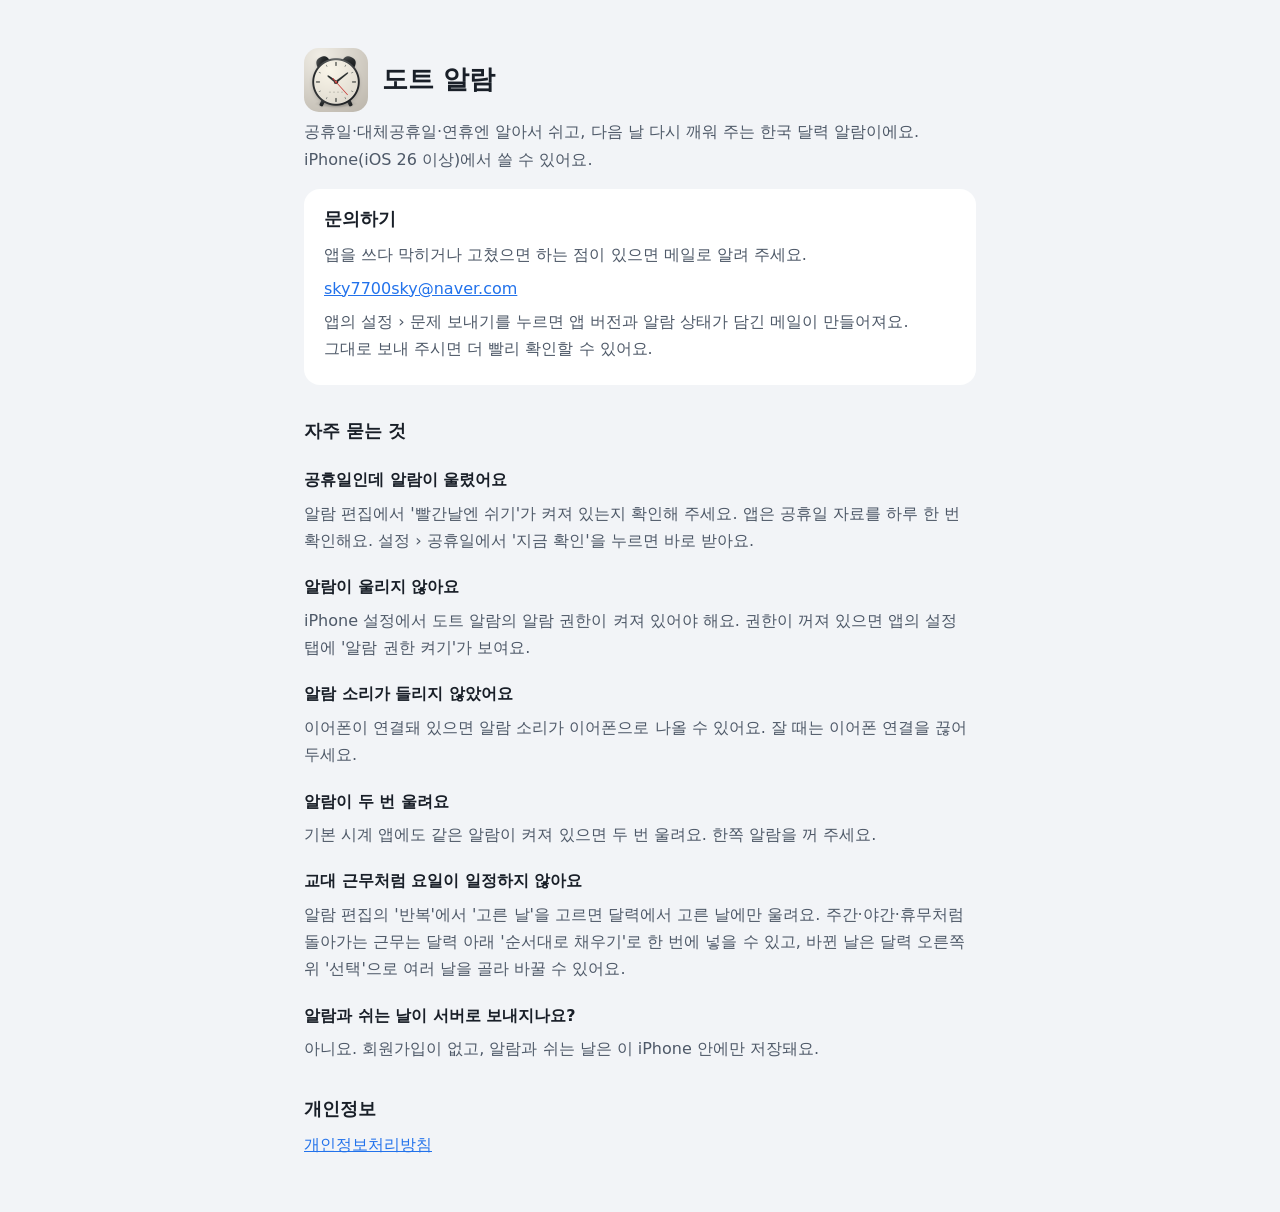
<file: dot-alarm/index.html>
<!doctype html>
<html lang="ko">
<head>
<meta charset="utf-8">
<meta name="viewport" content="width=device-width, initial-scale=1">
<title>도트 알람 · 지원</title>
<meta name="description" content="공휴일엔 알아서 쉬고 평일엔 깨워 주는 한국 달력 알람">
<!-- The store support page (App Store support URL). Published with privacy.html at https://kongrae.github.io/dot-alarm/
     (repository kongrae/kongrae.github.io, folder dot-alarm/, as index.html). Source: holiday-alarm repository, site/dot-alarm/. -->
<style>
body { margin: 0; background: #F2F4F7; color: #191F28; font: 16px/1.7 "Apple SD Gothic Neo", "Malgun Gothic", system-ui, sans-serif; word-break: keep-all; }
main { max-width: 42rem; margin: 0 auto; padding: 48px 16px; }
.head { display: flex; align-items: center; gap: 14px; margin-bottom: 4px; }
.head img { width: 64px; height: 64px; border-radius: 15px; }
h1 { font-size: 1.6rem; margin: 0; }
h2 { font-size: 1.1rem; margin: 2rem 0 .4rem; }
h3 { font-size: 1rem; margin: 1.2rem 0 .2rem; }
p { margin: .4rem 0; color: #4E5968; }
a { color: #2272EB; }
.card { background: #fff; border-radius: 16px; padding: 16px 20px; margin-top: 1rem; }
</style>
</head>
<body>
<main>
  <div class="head">
    <img src="icon.png" alt="">
    <h1>도트 알람</h1>
  </div>
  <p>공휴일·대체공휴일·연휴엔 알아서 쉬고, 다음 날 다시 깨워 주는 한국 달력 알람이에요. iPhone(iOS 26 이상)에서 쓸 수 있어요.</p>

  <div class="card">
    <h2 style="margin-top:0">문의하기</h2>
    <p>앱을 쓰다 막히거나 고쳤으면 하는 점이 있으면 메일로 알려 주세요.</p>
    <p><a href="mailto:sky7700sky@naver.com?subject=%EB%8F%84%ED%8A%B8%20%EC%95%8C%EB%9E%8C%20%EB%AC%B8%EC%9D%98">sky7700sky@naver.com</a></p>
    <p>앱의 설정 › 문제 보내기를 누르면 앱 버전과 알람 상태가 담긴 메일이 만들어져요. 그대로 보내 주시면 더 빨리 확인할 수 있어요.</p>
  </div>

  <h2>자주 묻는 것</h2>
  <h3>공휴일인데 알람이 울렸어요</h3>
  <p>알람 편집에서 '빨간날엔 쉬기'가 켜져 있는지 확인해 주세요. 앱은 공휴일 자료를 하루 한 번 확인해요. 설정 › 공휴일에서 '지금 확인'을 누르면 바로 받아요.</p>
  <h3>알람이 울리지 않아요</h3>
  <p>iPhone 설정에서 도트 알람의 알람 권한이 켜져 있어야 해요. 권한이 꺼져 있으면 앱의 설정 탭에 '알람 권한 켜기'가 보여요.</p>
  <h3>알람 소리가 들리지 않았어요</h3>
  <p>이어폰이 연결돼 있으면 알람 소리가 이어폰으로 나올 수 있어요. 잘 때는 이어폰 연결을 끊어 두세요.</p>
  <h3>알람이 두 번 울려요</h3>
  <p>기본 시계 앱에도 같은 알람이 켜져 있으면 두 번 울려요. 한쪽 알람을 꺼 주세요.</p>
  <h3>교대 근무처럼 요일이 일정하지 않아요</h3>
  <p>알람 편집의 '반복'에서 '고른 날'을 고르면 달력에서 고른 날에만 울려요. 주간·야간·휴무처럼 돌아가는 근무는 달력 아래 '순서대로 채우기'로 한 번에 넣을 수 있고, 바뀐 날은 달력 오른쪽 위 '선택'으로 여러 날을 골라 바꿀 수 있어요.</p>
  <h3>알람과 쉬는 날이 서버로 보내지나요?</h3>
  <p>아니요. 회원가입이 없고, 알람과 쉬는 날은 이 iPhone 안에만 저장돼요.</p>

  <h2>개인정보</h2>
  <p><a href="privacy.html">개인정보처리방침</a></p>
</main>
</body>
</html>
</file>
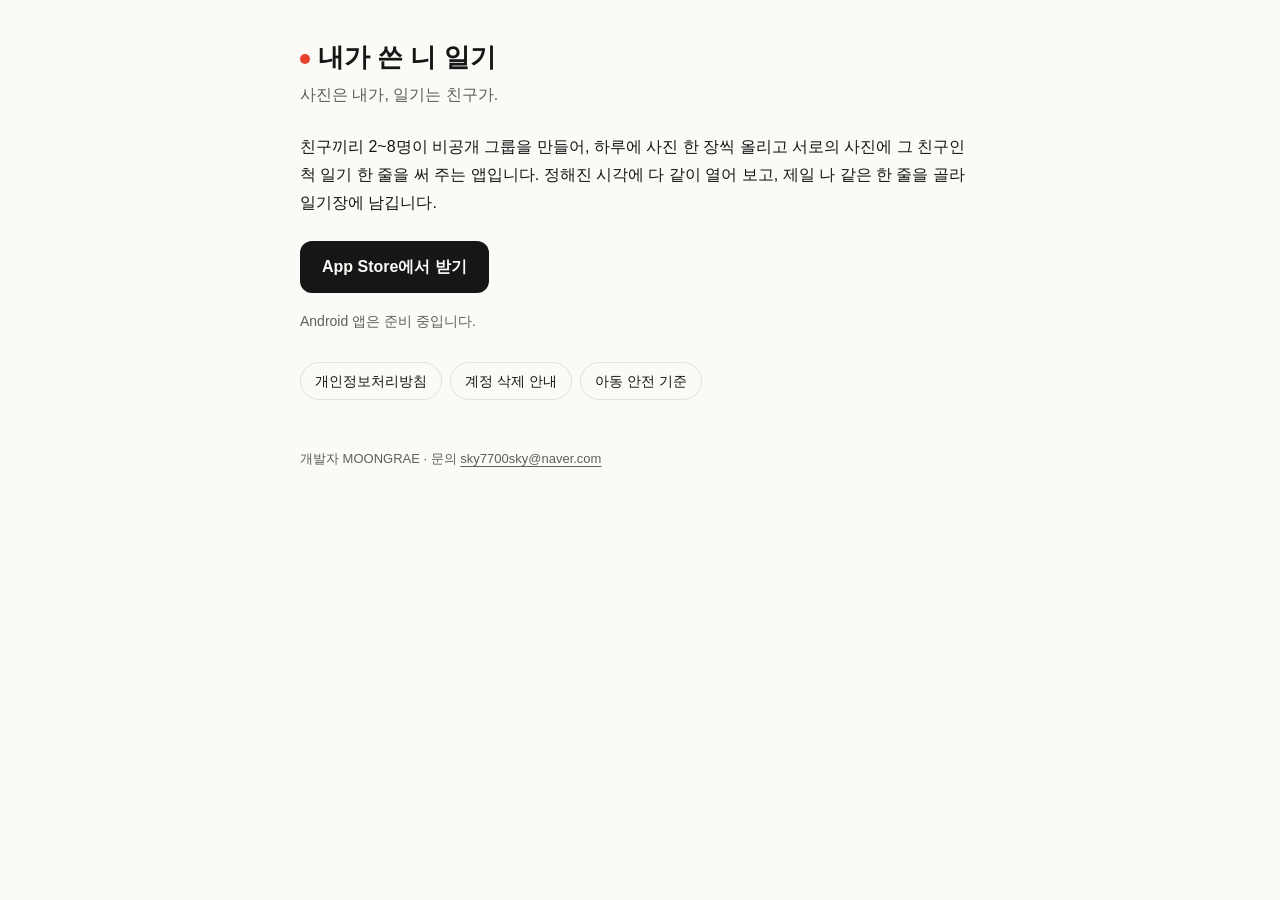
<file: niilgi/index.html>
<!DOCTYPE html>
<html lang="ko"><head><meta charset="utf-8"><meta name="viewport" content="width=device-width,initial-scale=1">
<title>내가 쓴 니 일기</title>
<meta name="description" content="사진은 내가, 일기는 친구가. 친구가 나인 척 써 주는 하루 일기.">
<meta property="og:type" content="website">
<meta property="og:title" content="내가 쓴 니 일기">
<meta property="og:description" content="사진은 내가, 일기는 친구가. 친구가 나인 척 써 주는 하루 일기.">
<meta property="og:image" content="https://kongrae.github.io/niilgi/icon.png">
<meta property="og:url" content="https://kongrae.github.io/niilgi/">
<meta name="apple-itunes-app" content="app-id=6831650452">
<link rel="icon" href="icon.png">
<link rel="stylesheet" href="style.css"></head>
<body><main>
<h1><span class="dot"></span>내가 쓴 니 일기</h1>
<p class="sub">사진은 내가, 일기는 친구가.</p>
<p>친구끼리 2~8명이 비공개 그룹을 만들어, 하루에 사진 한 장씩 올리고 서로의 사진에 그 친구인 척 일기 한 줄을 써 주는 앱입니다. 정해진 시각에 다 같이 열어 보고, 제일 나 같은 한 줄을 골라 일기장에 남깁니다.</p>
<p><a class="store" href="https://apps.apple.com/kr/app/id6831650452">App Store에서 받기</a></p>
<p class="note">Android 앱은 준비 중입니다.</p>
<nav>
<a href="privacy.html">개인정보처리방침</a>
<a href="delete-account.html">계정 삭제 안내</a>
<a href="child-safety.html">아동 안전 기준</a>
</nav>
<footer>개발자 MOONGRAE · 문의 <a href="mailto:sky7700sky@naver.com">sky7700sky@naver.com</a></footer>
</main></body></html>
</file>
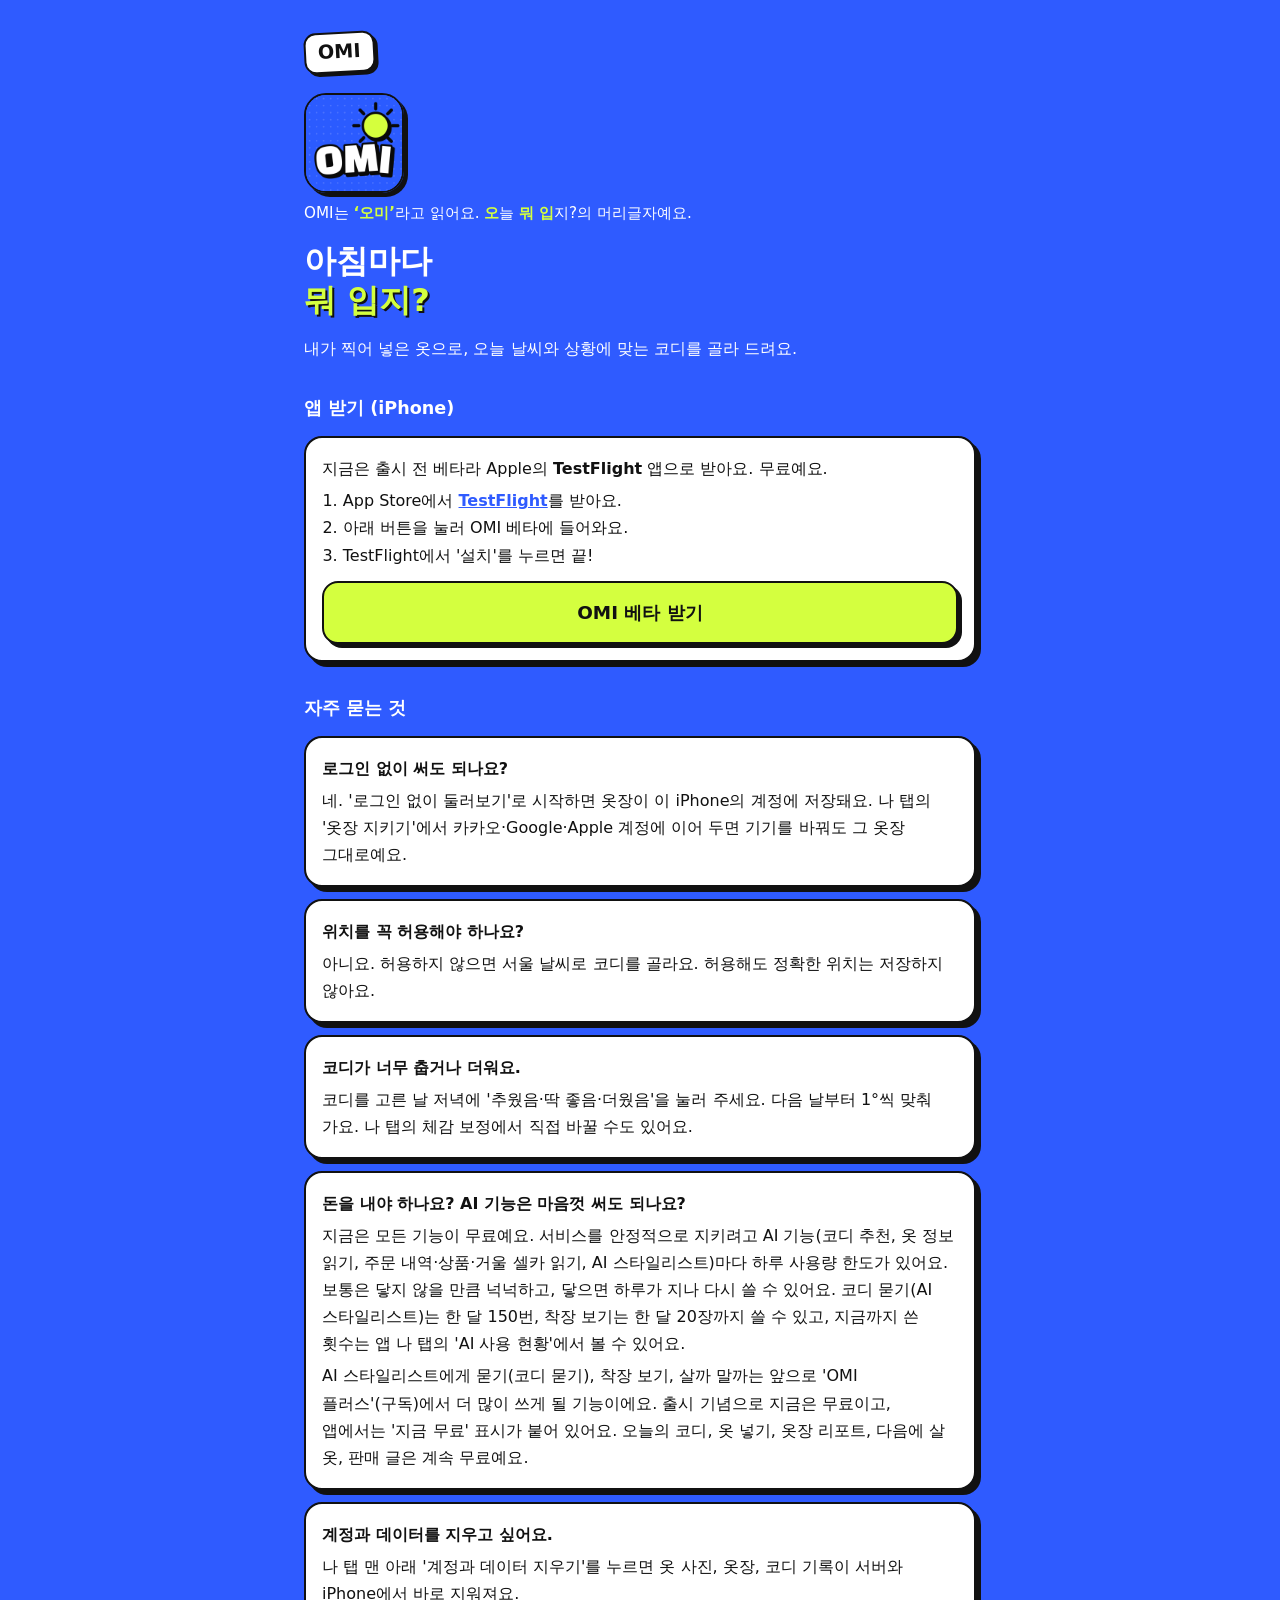
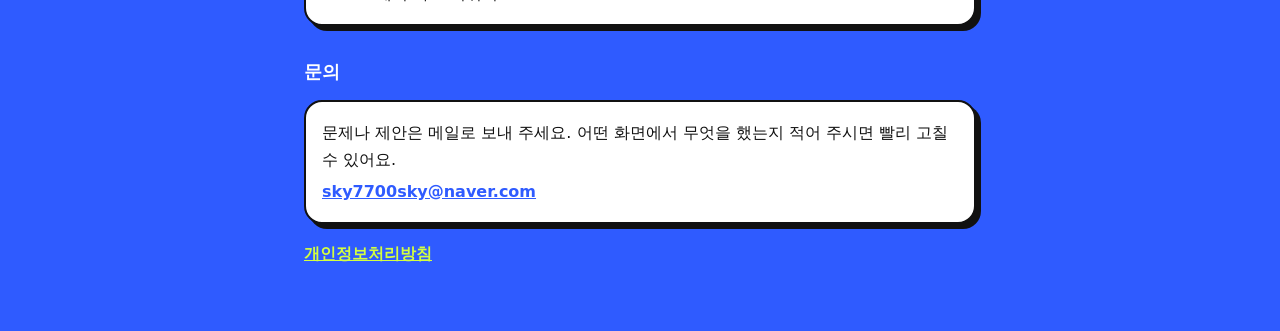
<file: omi/index.html>
<!doctype html>
<html lang="ko">
<head>
<meta charset="utf-8">
<meta name="viewport" content="width=device-width, initial-scale=1">
<title>OMI : 오늘 뭐 입지?</title>
<style>
/* 지원 페이지. https://kongrae.github.io/omi/ 에 게시 (저장소 kongrae/kongrae.github.io, 폴더 omi/). 원본: omi 저장소 site/omi/. */
:root { --bg: #2F5BFF; --panel: #FFFFFF; --text: #111111; --on-bg: #FFFFFF; --lime: #D4FF3F; --muted: #5C5C5C; color-scheme: light; }
body { margin: 0; background: var(--bg); color: var(--on-bg); font: 16px/1.7 "Apple SD Gothic Neo", "Malgun Gothic", system-ui, sans-serif; word-break: keep-all; }
main { max-width: 42rem; margin: 0 auto; padding-inline: 16px; padding-block: 32px 48px; }
.logo { display: inline-block; background: #fff; color: var(--text); font-weight: 900; font-size: 1.2rem; padding: 2px 12px; border: 2.5px solid var(--text); border-radius: 12px; box-shadow: 3px 3px 0 var(--text); transform: rotate(-3deg); }
img.icon { width: 96px; height: 96px; border-radius: 22px; border: 2.5px solid var(--text); box-shadow: 4px 4px 0 var(--text); display: block; margin: 20px 0 8px; }
h1 { font-size: 2rem; line-height: 1.2; margin: 16px 0 4px; }
h1 span { color: var(--lime); text-shadow: 2px 2px 0 var(--text); }
h2 { font-size: 1.1rem; margin: 2rem 0 .5rem; }
.card { background: var(--panel); color: var(--text); border: 2.5px solid var(--text); border-radius: 18px; box-shadow: 5px 5px 0 var(--text); padding: 12px 16px; margin: 12px 0; }
.card p { margin: .3rem 0; }
.card b { font-weight: 900; }
a { color: var(--lime); font-weight: 700; }
.card a { color: #2F5BFF; }
/* 앱 받기 버튼 (출시 전에는 TestFlight 베타, 출시 뒤에는 App Store 링크로 바꾼다) */
a.get { display: block; text-align: center; background: var(--lime); color: var(--text); text-decoration: none; font-weight: 900; font-size: 1.15rem; padding: 14px 16px; border: 2.5px solid var(--text); border-radius: 16px; box-shadow: 4px 4px 0 var(--text); margin: 12px 0 4px; }
ol { margin: .3rem 0; padding-left: 1.3rem; }
/* 이름 읽는 법: OMI(오미) = 오늘 뭐 입지?의 머리글자 */
.name { margin: 0 0 4px; font-size: .95rem; }
.name b { color: var(--lime); }
</style>
</head>
<body>
<main>
  <span class="logo">OMI</span>
  <img class="icon" src="icon.png" alt="OMI 앱 아이콘">
  <p class="name">OMI는 <b>‘오미’</b>라고 읽어요. <b>오</b>늘 <b>뭐</b> <b>입</b>지?의 머리글자예요.</p>
  <h1>아침마다<br><span>뭐 입지?</span></h1>
  <p>내가 찍어 넣은 옷으로, 오늘 날씨와 상황에 맞는 코디를 골라 드려요.</p>

  <h2 id="get">앱 받기 (iPhone)</h2>
  <div class="card">
    <p>지금은 출시 전 베타라 Apple의 <b>TestFlight</b> 앱으로 받아요. 무료예요.</p>
    <ol>
      <li>App Store에서 <a href="https://apps.apple.com/app/testflight/id899247664">TestFlight</a>를 받아요.</li>
      <li>아래 버튼을 눌러 OMI 베타에 들어와요.</li>
      <li>TestFlight에서 '설치'를 누르면 끝!</li>
    </ol>
    <a class="get" href="https://testflight.apple.com/join/yDfnwxsk">OMI 베타 받기</a>
  </div>

  <h2>자주 묻는 것</h2>
  <div class="card">
    <p><b>로그인 없이 써도 되나요?</b></p>
    <p>네. '로그인 없이 둘러보기'로 시작하면 옷장이 이 iPhone의 계정에 저장돼요. 나 탭의 '옷장 지키기'에서 카카오·Google·Apple 계정에 이어 두면 기기를 바꿔도 그 옷장 그대로예요.</p>
  </div>
  <div class="card">
    <p><b>위치를 꼭 허용해야 하나요?</b></p>
    <p>아니요. 허용하지 않으면 서울 날씨로 코디를 골라요. 허용해도 정확한 위치는 저장하지 않아요.</p>
  </div>
  <div class="card">
    <p><b>코디가 너무 춥거나 더워요.</b></p>
    <p>코디를 고른 날 저녁에 '추웠음·딱 좋음·더웠음'을 눌러 주세요. 다음 날부터 1°씩 맞춰 가요. 나 탭의 체감 보정에서 직접 바꿀 수도 있어요.</p>
  </div>
  <div class="card">
    <p><b>돈을 내야 하나요? AI 기능은 마음껏 써도 되나요?</b></p>
    <p>지금은 모든 기능이 무료예요. 서비스를 안정적으로 지키려고 AI 기능(코디 추천, 옷 정보 읽기, 주문 내역·상품·거울 셀카 읽기, AI 스타일리스트)마다 하루 사용량 한도가 있어요. 보통은 닿지 않을 만큼 넉넉하고, 닿으면 하루가 지나 다시 쓸 수 있어요. 코디 묻기(AI 스타일리스트)는 한 달 150번, 착장 보기는 한 달 20장까지 쓸 수 있고, 지금까지 쓴 횟수는 앱 나 탭의 'AI 사용 현황'에서 볼 수 있어요.</p>
    <p>AI 스타일리스트에게 묻기(코디 묻기), 착장 보기, 살까 말까는 앞으로 'OMI 플러스'(구독)에서 더 많이 쓰게 될 기능이에요. 출시 기념으로 지금은 무료이고, 앱에서는 '지금 무료' 표시가 붙어 있어요. 오늘의 코디, 옷 넣기, 옷장 리포트, 다음에 살 옷, 판매 글은 계속 무료예요.</p>
  </div>
  <div class="card">
    <p><b>계정과 데이터를 지우고 싶어요.</b></p>
    <p>나 탭 맨 아래 '계정과 데이터 지우기'를 누르면 옷 사진, 옷장, 코디 기록이 서버와 iPhone에서 바로 지워져요.</p>
  </div>

  <h2>문의</h2>
  <div class="card">
    <p>문제나 제안은 메일로 보내 주세요. 어떤 화면에서 무엇을 했는지 적어 주시면 빨리 고칠 수 있어요.</p>
    <p><a href="mailto:sky7700sky@naver.com">sky7700sky@naver.com</a></p>
  </div>

  <p><a href="privacy.html">개인정보처리방침</a></p>
</main>
</body>
</html>
</file>
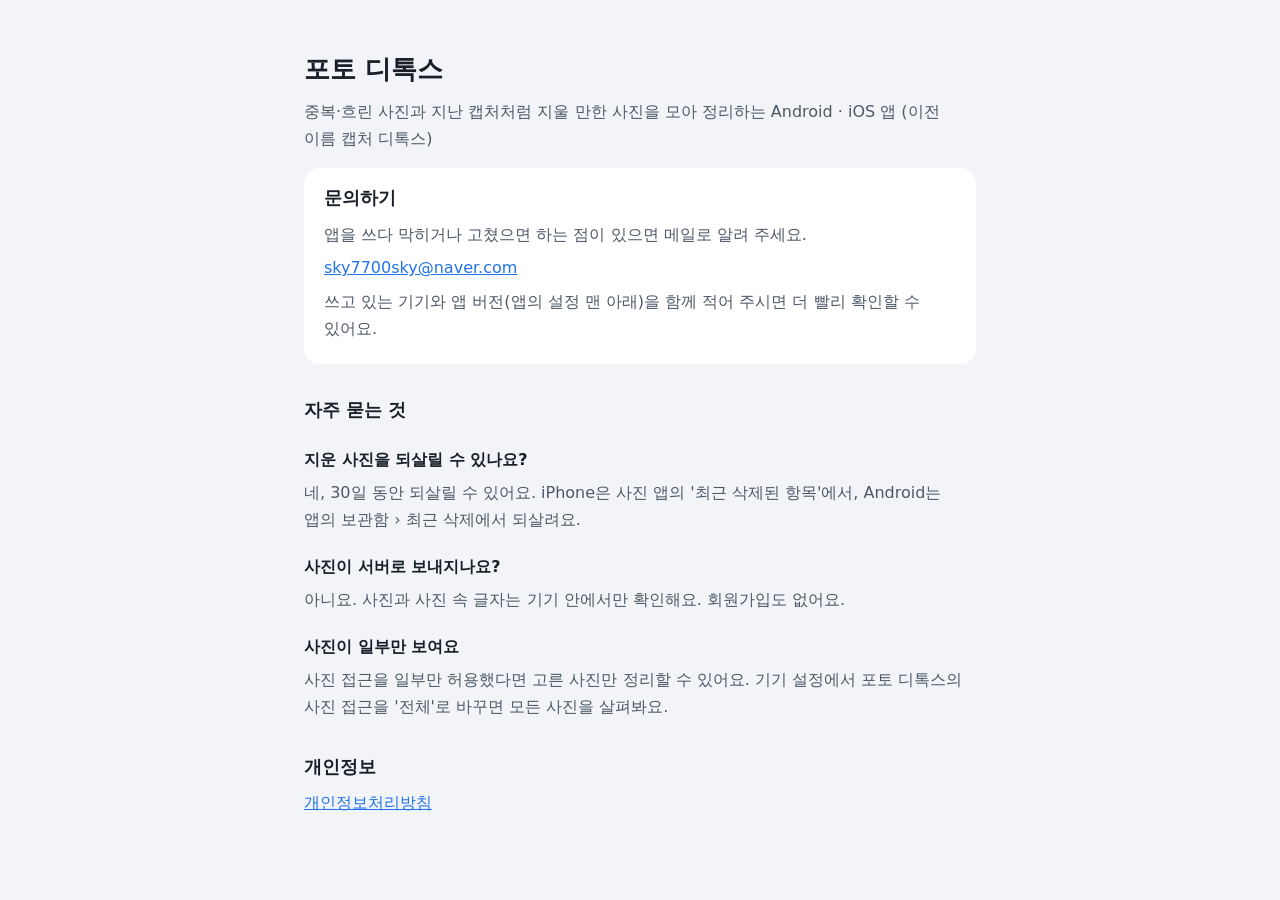
<file: photo-detox/index.html>
<!doctype html>
<html lang="ko">
<head>
<meta charset="utf-8">
<meta name="viewport" content="width=device-width, initial-scale=1">
<title>포토 디톡스 · 지원</title>
<!-- The store support page (App Store support URL, Play website). Published with privacy.html at
     https://kongrae.github.io/photo-detox/ (repository kongrae/kongrae.github.io, folder photo-detox/, as index.html) -->
<style>
body { margin: 0; background: #F2F4F7; color: #191F28; font: 16px/1.7 "Apple SD Gothic Neo", "Malgun Gothic", system-ui, sans-serif; word-break: keep-all; }
main { max-width: 42rem; margin: 0 auto; padding: 48px 16px; }
h1 { font-size: 1.6rem; margin: 0 0 4px; }
h2 { font-size: 1.1rem; margin: 2rem 0 .4rem; }
h3 { font-size: 1rem; margin: 1.2rem 0 .2rem; }
p { margin: .4rem 0; color: #4E5968; }
a { color: #2272EB; }
.card { background: #fff; border-radius: 16px; padding: 16px 20px; margin-top: 1rem; }
</style>
</head>
<body>
<main>
  <h1>포토 디톡스</h1>
  <p>중복·흐린 사진과 지난 캡처처럼 지울 만한 사진을 모아 정리하는 Android · iOS 앱 (이전 이름 캡처 디톡스)</p>

  <div class="card">
    <h2 style="margin-top:0">문의하기</h2>
    <p>앱을 쓰다 막히거나 고쳤으면 하는 점이 있으면 메일로 알려 주세요.</p>
    <p><a href="mailto:sky7700sky@naver.com?subject=%ED%8F%AC%ED%86%A0%20%EB%94%94%ED%86%A1%EC%8A%A4%20%EB%AC%B8%EC%9D%98">sky7700sky@naver.com</a></p>
    <p>쓰고 있는 기기와 앱 버전(앱의 설정 맨 아래)을 함께 적어 주시면 더 빨리 확인할 수 있어요.</p>
  </div>

  <h2>자주 묻는 것</h2>
  <h3>지운 사진을 되살릴 수 있나요?</h3>
  <p>네, 30일 동안 되살릴 수 있어요. iPhone은 사진 앱의 '최근 삭제된 항목'에서, Android는 앱의 보관함 › 최근 삭제에서 되살려요.</p>
  <h3>사진이 서버로 보내지나요?</h3>
  <p>아니요. 사진과 사진 속 글자는 기기 안에서만 확인해요. 회원가입도 없어요.</p>
  <h3>사진이 일부만 보여요</h3>
  <p>사진 접근을 일부만 허용했다면 고른 사진만 정리할 수 있어요. 기기 설정에서 포토 디톡스의 사진 접근을 '전체'로 바꾸면 모든 사진을 살펴봐요.</p>

  <h2>개인정보</h2>
  <p><a href="privacy.html">개인정보처리방침</a></p>
</main>
</body>
</html>
</file>
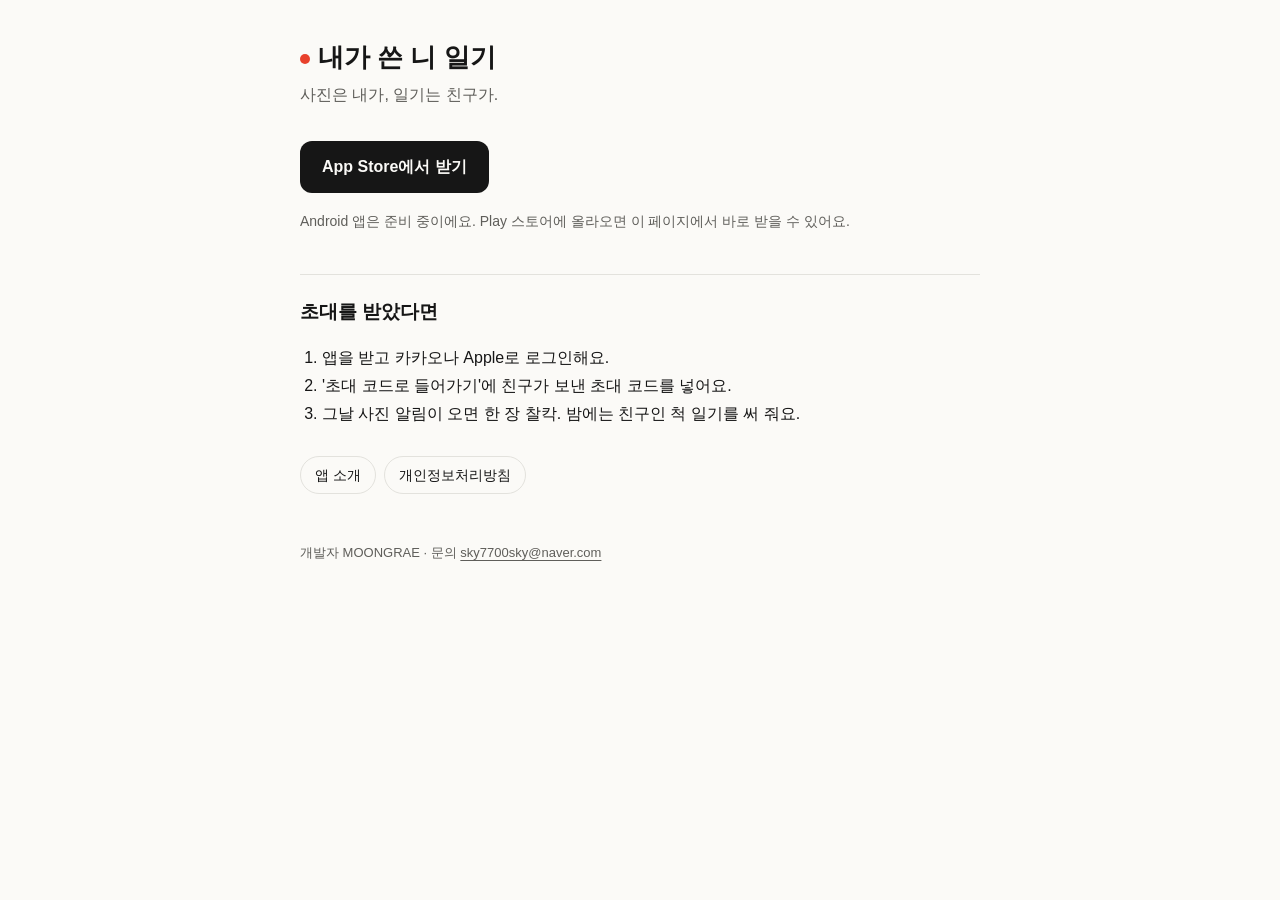
<file: niilgi/get/index.html>
<!DOCTYPE html>
<html lang="ko"><head><meta charset="utf-8"><meta name="viewport" content="width=device-width,initial-scale=1">
<title>내가 쓴 니 일기 받기</title>
<meta name="description" content="사진은 내가, 일기는 친구가. 친구가 나인 척 써 주는 하루 일기.">
<meta property="og:type" content="website">
<meta property="og:title" content="내가 쓴 니 일기">
<meta property="og:description" content="사진은 내가, 일기는 친구가. 친구 초대를 받았다면 앱을 받고 초대 코드를 넣어 주세요.">
<meta property="og:image" content="https://kongrae.github.io/niilgi/icon.png">
<meta property="og:url" content="https://kongrae.github.io/niilgi/get/">
<meta name="apple-itunes-app" content="app-id=6831650452">
<link rel="icon" href="../icon.png">
<link rel="stylesheet" href="../style.css">
<script>
  // 아이폰·아이패드는 바로 App Store로 보낸다(아이패드 데스크톱 모드는 Macintosh + 터치로 알아본다).
  // 주소에 ?c=youtube 처럼 채널 이름이 있으면 App Store 캠페인 링크(pt, ct)로 보내, App Store Connect 분석 > 캠페인에서
  // 채널별 다운로드를 본다(설치 5건 이상부터 보임).
  var STORE = (function () {
    var m = /[?&]c=([a-z0-9_-]{1,40})/i.exec(location.search);
    return 'https://apps.apple.com/kr/app/id6831650452' + (m ? '?pt=129746363&ct=' + m[1].toLowerCase() + '&mt=8' : '');
  })();
  (function () {
    var ua = navigator.userAgent || '';
    var ios = /iPhone|iPad|iPod/.test(ua) || (/Macintosh/.test(ua) && navigator.maxTouchPoints > 1);
    if (ios) location.replace(STORE);
  })();
</script>
</head>
<body><main>
<h1><span class="dot"></span>내가 쓴 니 일기</h1>
<p class="sub">사진은 내가, 일기는 친구가.</p>
<p><a class="store" id="store" href="https://apps.apple.com/kr/app/id6831650452">App Store에서 받기</a></p>
<script>document.getElementById('store').href = STORE;</script>
<p id="android" class="note">Android 앱은 준비 중이에요. Play 스토어에 올라오면 이 페이지에서 바로 받을 수 있어요.</p>
<h2>초대를 받았다면</h2>
<ol>
<li>앱을 받고 카카오나 Apple로 로그인해요.</li>
<li>'초대 코드로 들어가기'에 친구가 보낸 초대 코드를 넣어요.</li>
<li>그날 사진 알림이 오면 한 장 찰칵. 밤에는 친구인 척 일기를 써 줘요.</li>
</ol>
<nav><a href="../">앱 소개</a><a href="../privacy.html">개인정보처리방침</a></nav>
<footer>개발자 MOONGRAE · 문의 <a href="mailto:sky7700sky@naver.com">sky7700sky@naver.com</a></footer>
</main></body></html>
</file>
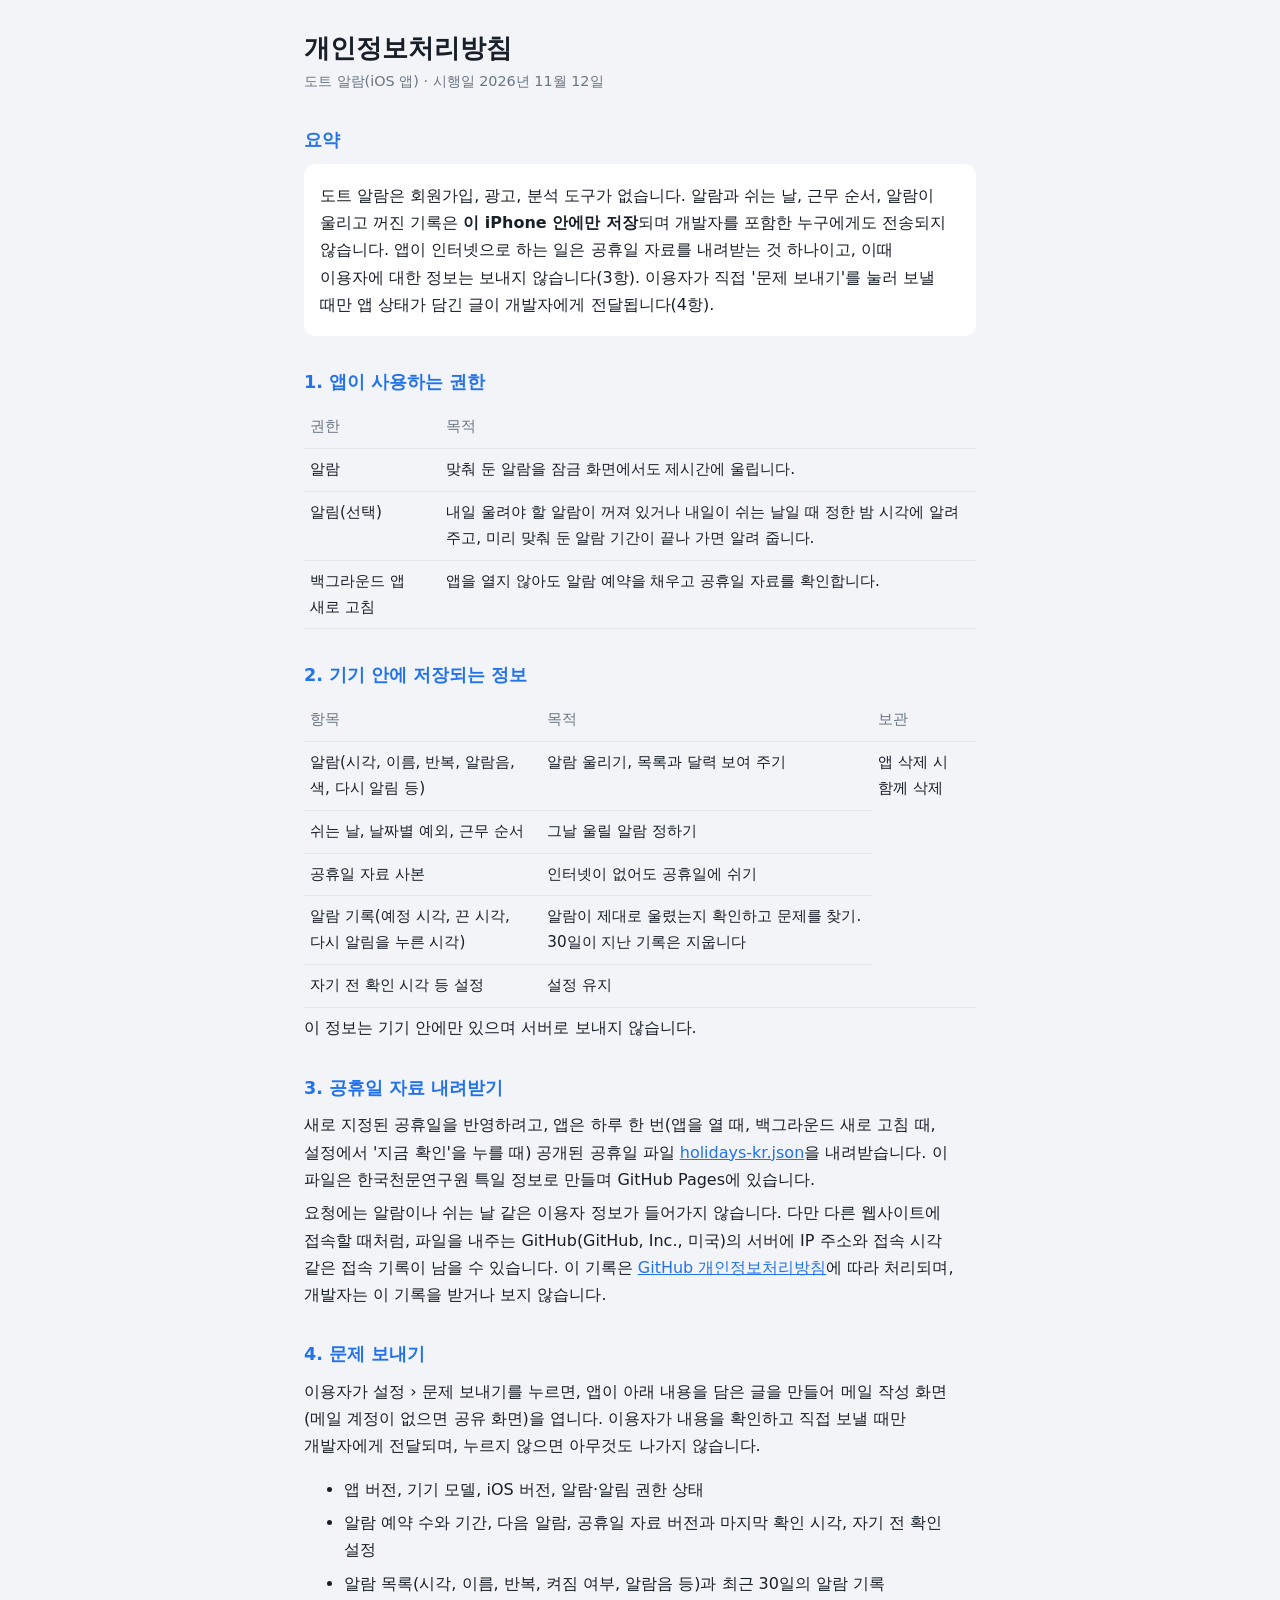
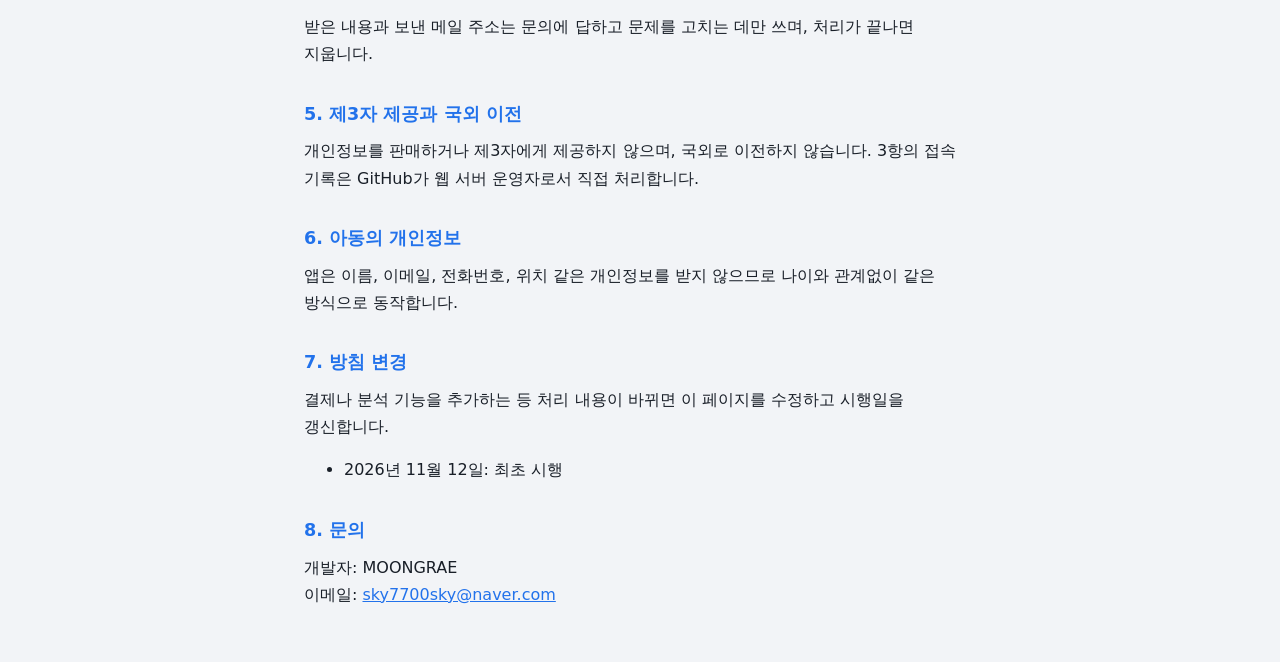
<file: dot-alarm/privacy.html>
<!doctype html>
<html lang="ko">
<head>
<meta charset="utf-8">
<meta name="viewport" content="width=device-width, initial-scale=1">
<title>개인정보처리방침 · 도트 알람</title>
<style>
/* Plain reading page in the site's light palette. Published at https://kongrae.github.io/dot-alarm/privacy.html (repository kongrae/kongrae.github.io, folder dot-alarm/). Source: holiday-alarm repository, site/dot-alarm/. */
:root { --bg: #F2F4F7; --panel: #FFFFFF; --text: #191F28; --muted: #6B7684; --accent: #2272EB; --line: #E5E8EB; color-scheme: light; }
body { margin: 0; background: var(--bg); color: var(--text); font: 16px/1.7 "Apple SD Gothic Neo", "Malgun Gothic", system-ui, sans-serif; word-break: keep-all; }
main { max-width: 42rem; margin: 0 auto; padding-inline: 16px; padding-block: 32px 48px; }
h1 { font-size: 1.6rem; line-height: 1.3; margin: 0 0 4px; }
h2 { font-size: 1.1rem; margin: 2rem 0 .5rem; color: var(--accent); }
p, li { margin: .4rem 0; }
a { color: var(--accent); }
.meta { color: var(--muted); font-size: .9rem; margin: 0; }
.box { background: var(--panel); border-radius: 12px; padding: 12px 16px; }
table { width: 100%; border-collapse: collapse; font-size: .95rem; }
th, td { text-align: left; padding: 8px 6px; border-bottom: 1px solid var(--line); vertical-align: top; }
th { color: var(--muted); font-weight: 500; }
</style>
</head>
<body>
<main>
  <h1>개인정보처리방침</h1>
  <p class="meta">도트 알람(iOS 앱) · 시행일 2026년 11월 12일</p>

  <h2>요약</h2>
  <div class="box">
    <p>도트 알람은 회원가입, 광고, 분석 도구가 없습니다. 알람과 쉬는 날, 근무 순서, 알람이 울리고 꺼진 기록은 <b>이 iPhone 안에만 저장</b>되며 개발자를 포함한 누구에게도 전송되지 않습니다. 앱이 인터넷으로 하는 일은 공휴일 자료를 내려받는 것 하나이고, 이때 이용자에 대한 정보는 보내지 않습니다(3항). 이용자가 직접 '문제 보내기'를 눌러 보낼 때만 앱 상태가 담긴 글이 개발자에게 전달됩니다(4항).</p>
  </div>

  <h2>1. 앱이 사용하는 권한</h2>
  <table>
    <tr><th>권한</th><th>목적</th></tr>
    <tr><td>알람</td><td>맞춰 둔 알람을 잠금 화면에서도 제시간에 울립니다.</td></tr>
    <tr><td>알림(선택)</td><td>내일 울려야 할 알람이 꺼져 있거나 내일이 쉬는 날일 때 정한 밤 시각에 알려 주고, 미리 맞춰 둔 알람 기간이 끝나 가면 알려 줍니다.</td></tr>
    <tr><td>백그라운드 앱 새로 고침</td><td>앱을 열지 않아도 알람 예약을 채우고 공휴일 자료를 확인합니다.</td></tr>
  </table>

  <h2>2. 기기 안에 저장되는 정보</h2>
  <table>
    <tr><th>항목</th><th>목적</th><th>보관</th></tr>
    <tr><td>알람(시각, 이름, 반복, 알람음, 색, 다시 알림 등)</td><td>알람 울리기, 목록과 달력 보여 주기</td><td rowspan="5">앱 삭제 시 함께 삭제</td></tr>
    <tr><td>쉬는 날, 날짜별 예외, 근무 순서</td><td>그날 울릴 알람 정하기</td></tr>
    <tr><td>공휴일 자료 사본</td><td>인터넷이 없어도 공휴일에 쉬기</td></tr>
    <tr><td>알람 기록(예정 시각, 끈 시각, 다시 알림을 누른 시각)</td><td>알람이 제대로 울렸는지 확인하고 문제를 찾기. 30일이 지난 기록은 지웁니다</td></tr>
    <tr><td>자기 전 확인 시각 등 설정</td><td>설정 유지</td></tr>
  </table>
  <p>이 정보는 기기 안에만 있으며 서버로 보내지 않습니다.</p>

  <h2>3. 공휴일 자료 내려받기</h2>
  <p>새로 지정된 공휴일을 반영하려고, 앱은 하루 한 번(앱을 열 때, 백그라운드 새로 고침 때, 설정에서 '지금 확인'을 누를 때) 공개된 공휴일 파일 <a href="https://kongrae.github.io/dot-alarm-feed/holidays-kr.json">holidays-kr.json</a>을 내려받습니다. 이 파일은 한국천문연구원 특일 정보로 만들며 GitHub Pages에 있습니다.</p>
  <p>요청에는 알람이나 쉬는 날 같은 이용자 정보가 들어가지 않습니다. 다만 다른 웹사이트에 접속할 때처럼, 파일을 내주는 GitHub(GitHub, Inc., 미국)의 서버에 IP 주소와 접속 시각 같은 접속 기록이 남을 수 있습니다. 이 기록은 <a href="https://docs.github.com/ko/site-policy/privacy-policies/github-general-privacy-statement">GitHub 개인정보처리방침</a>에 따라 처리되며, 개발자는 이 기록을 받거나 보지 않습니다.</p>

  <h2>4. 문제 보내기</h2>
  <p>이용자가 설정 › 문제 보내기를 누르면, 앱이 아래 내용을 담은 글을 만들어 메일 작성 화면(메일 계정이 없으면 공유 화면)을 엽니다. 이용자가 내용을 확인하고 직접 보낼 때만 개발자에게 전달되며, 누르지 않으면 아무것도 나가지 않습니다.</p>
  <ul>
    <li>앱 버전, 기기 모델, iOS 버전, 알람·알림 권한 상태</li>
    <li>알람 예약 수와 기간, 다음 알람, 공휴일 자료 버전과 마지막 확인 시각, 자기 전 확인 설정</li>
    <li>알람 목록(시각, 이름, 반복, 켜짐 여부, 알람음 등)과 최근 30일의 알람 기록</li>
  </ul>
  <p>받은 내용과 보낸 메일 주소는 문의에 답하고 문제를 고치는 데만 쓰며, 처리가 끝나면 지웁니다.</p>

  <h2>5. 제3자 제공과 국외 이전</h2>
  <p>개인정보를 판매하거나 제3자에게 제공하지 않으며, 국외로 이전하지 않습니다. 3항의 접속 기록은 GitHub가 웹 서버 운영자로서 직접 처리합니다.</p>

  <h2>6. 아동의 개인정보</h2>
  <p>앱은 이름, 이메일, 전화번호, 위치 같은 개인정보를 받지 않으므로 나이와 관계없이 같은 방식으로 동작합니다.</p>

  <h2>7. 방침 변경</h2>
  <p>결제나 분석 기능을 추가하는 등 처리 내용이 바뀌면 이 페이지를 수정하고 시행일을 갱신합니다.</p>
  <ul>
    <li>2026년 11월 12일: 최초 시행</li>
  </ul>

  <h2>8. 문의</h2>
  <p>개발자: MOONGRAE<br>이메일: <a href="mailto:sky7700sky@naver.com">sky7700sky@naver.com</a></p>
</main>
</body>
</html>
</file>
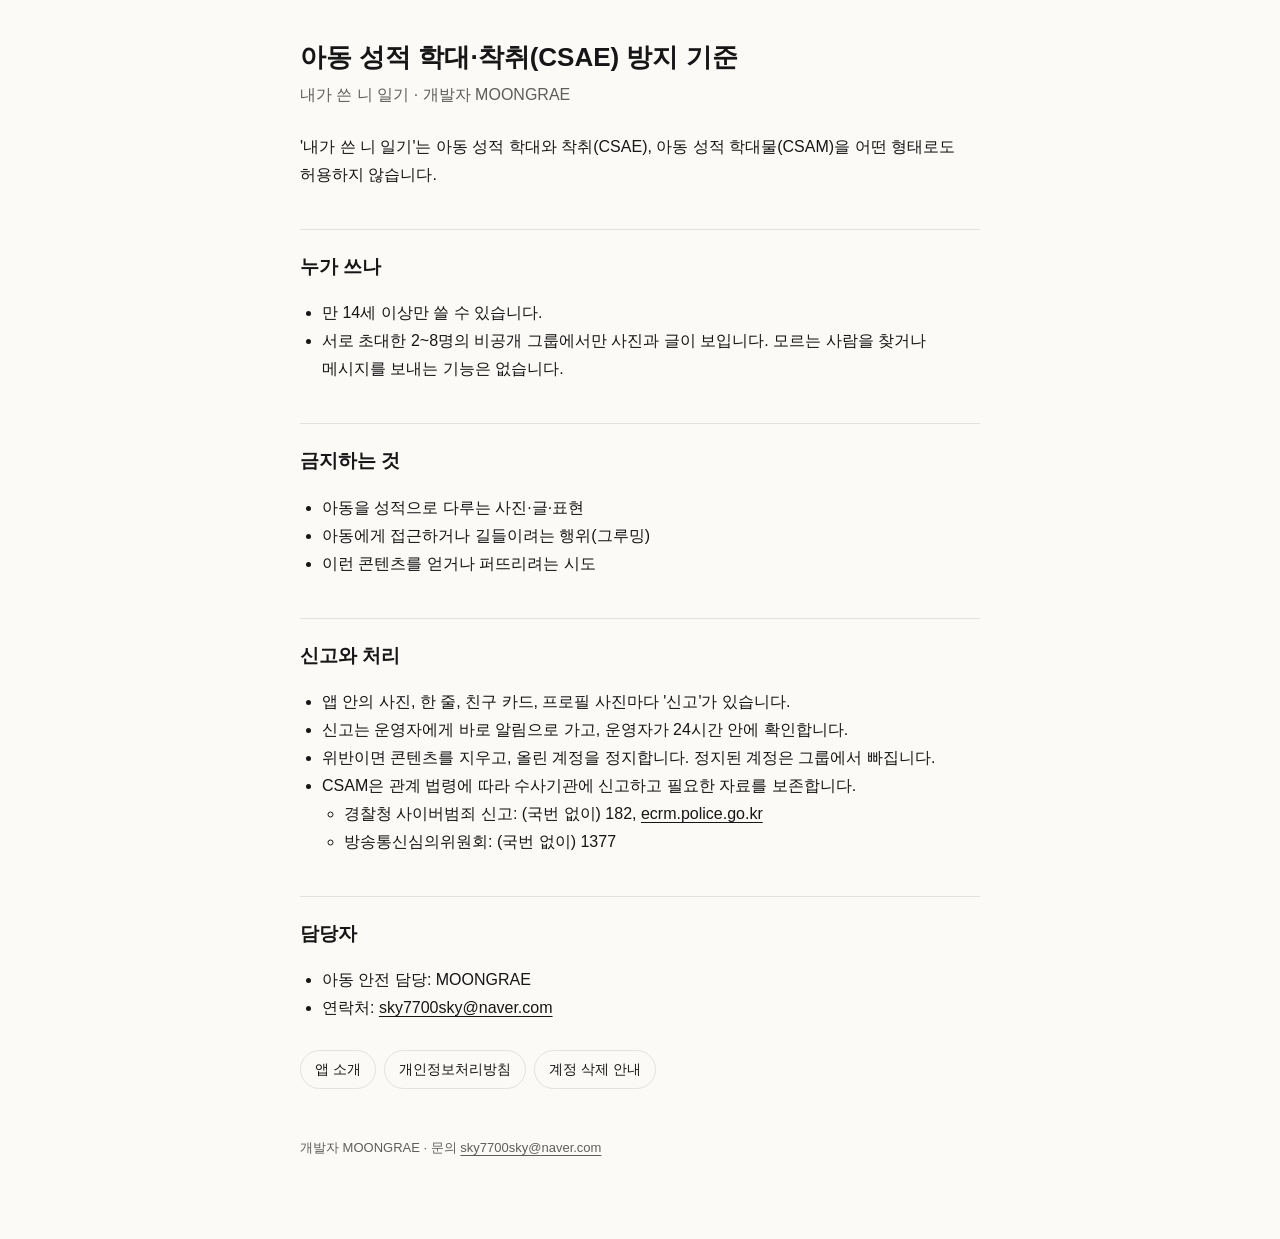
<file: niilgi/child-safety.html>
<!DOCTYPE html>
<html lang="ko"><head><meta charset="utf-8"><meta name="viewport" content="width=device-width,initial-scale=1">
<title>아동 안전 기준 · 내가 쓴 니 일기</title><link rel="stylesheet" href="style.css"></head>
<body><main>
<h1>아동 성적 학대·착취(CSAE) 방지 기준</h1>
<p class="sub">내가 쓴 니 일기 · 개발자 MOONGRAE</p>

<p>'내가 쓴 니 일기'는 아동 성적 학대와 착취(CSAE), 아동 성적 학대물(CSAM)을 어떤 형태로도 허용하지 않습니다.</p>

<h2>누가 쓰나</h2>
<ul>
<li>만 14세 이상만 쓸 수 있습니다.</li>
<li>서로 초대한 2~8명의 비공개 그룹에서만 사진과 글이 보입니다. 모르는 사람을 찾거나 메시지를 보내는 기능은 없습니다.</li>
</ul>

<h2>금지하는 것</h2>
<ul>
<li>아동을 성적으로 다루는 사진·글·표현</li>
<li>아동에게 접근하거나 길들이려는 행위(그루밍)</li>
<li>이런 콘텐츠를 얻거나 퍼뜨리려는 시도</li>
</ul>

<h2>신고와 처리</h2>
<ul>
<li>앱 안의 사진, 한 줄, 친구 카드, 프로필 사진마다 '신고'가 있습니다.</li>
<li>신고는 운영자에게 바로 알림으로 가고, 운영자가 24시간 안에 확인합니다.</li>
<li>위반이면 콘텐츠를 지우고, 올린 계정을 정지합니다. 정지된 계정은 그룹에서 빠집니다.</li>
<li>CSAM은 관계 법령에 따라 수사기관에 신고하고 필요한 자료를 보존합니다.
<ul>
<li>경찰청 사이버범죄 신고: (국번 없이) 182, <a href="https://ecrm.police.go.kr">ecrm.police.go.kr</a></li>
<li>방송통신심의위원회: (국번 없이) 1377</li>
</ul></li>
</ul>

<h2>담당자</h2>
<ul>
<li>아동 안전 담당: MOONGRAE</li>
<li>연락처: <a href="mailto:sky7700sky@naver.com">sky7700sky@naver.com</a></li>
</ul>

<nav><a href="index.html">앱 소개</a><a href="privacy.html">개인정보처리방침</a><a href="delete-account.html">계정 삭제 안내</a></nav>
<footer>개발자 MOONGRAE · 문의 <a href="mailto:sky7700sky@naver.com">sky7700sky@naver.com</a></footer>
</main></body></html>
</file>
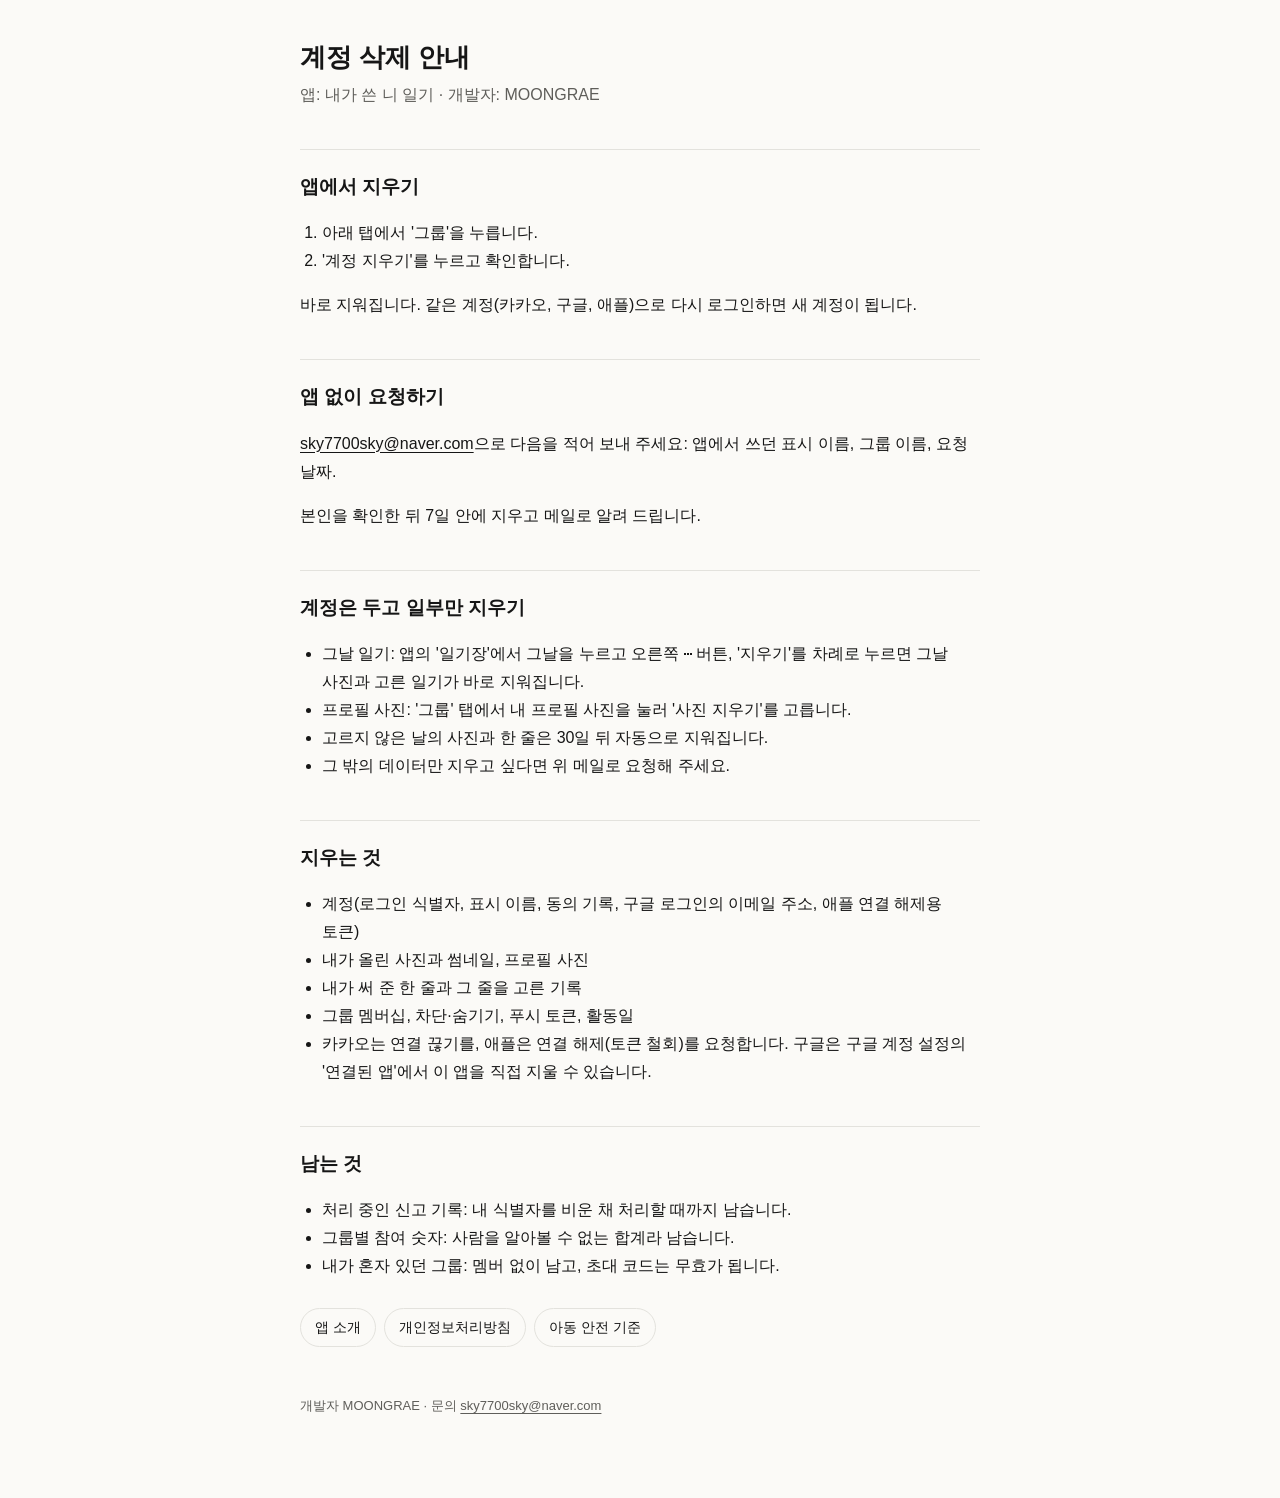
<file: niilgi/delete-account.html>
<!DOCTYPE html>
<html lang="ko"><head><meta charset="utf-8"><meta name="viewport" content="width=device-width,initial-scale=1">
<title>계정 삭제 안내 · 내가 쓴 니 일기</title><link rel="stylesheet" href="style.css"></head>
<body><main>
<h1>계정 삭제 안내</h1>
<p class="sub">앱: 내가 쓴 니 일기 · 개발자: MOONGRAE</p>

<h2>앱에서 지우기</h2>
<ol>
<li>아래 탭에서 '그룹'을 누릅니다.</li>
<li>'계정 지우기'를 누르고 확인합니다.</li>
</ol>
<p>바로 지워집니다. 같은 계정(카카오, 구글, 애플)으로 다시 로그인하면 새 계정이 됩니다.</p>

<h2>앱 없이 요청하기</h2>
<p><a href="mailto:sky7700sky@naver.com?subject=%EB%82%B4%EA%B0%80%20%EC%93%B4%20%EB%8B%88%20%EC%9D%BC%EA%B8%B0%20%EA%B3%84%EC%A0%95%20%EC%82%AD%EC%A0%9C%20%EC%9A%94%EC%B2%AD">sky7700sky@naver.com</a>으로 다음을 적어 보내 주세요: 앱에서 쓰던 표시 이름, 그룹 이름, 요청 날짜.</p>
<p>본인을 확인한 뒤 7일 안에 지우고 메일로 알려 드립니다.</p>

<h2 id="partial">계정은 두고 일부만 지우기</h2>
<ul>
<li>그날 일기: 앱의 '일기장'에서 그날을 누르고 오른쪽 ⋯ 버튼, '지우기'를 차례로 누르면 그날 사진과 고른 일기가 바로 지워집니다.</li>
<li>프로필 사진: '그룹' 탭에서 내 프로필 사진을 눌러 '사진 지우기'를 고릅니다.</li>
<li>고르지 않은 날의 사진과 한 줄은 30일 뒤 자동으로 지워집니다.</li>
<li>그 밖의 데이터만 지우고 싶다면 위 메일로 요청해 주세요.</li>
</ul>

<h2>지우는 것</h2>
<ul>
<li>계정(로그인 식별자, 표시 이름, 동의 기록, 구글 로그인의 이메일 주소, 애플 연결 해제용 토큰)</li>
<li>내가 올린 사진과 썸네일, 프로필 사진</li>
<li>내가 써 준 한 줄과 그 줄을 고른 기록</li>
<li>그룹 멤버십, 차단·숨기기, 푸시 토큰, 활동일</li>
<li>카카오는 연결 끊기를, 애플은 연결 해제(토큰 철회)를 요청합니다. 구글은 구글 계정 설정의 '연결된 앱'에서 이 앱을 직접 지울 수 있습니다.</li>
</ul>

<h2>남는 것</h2>
<ul>
<li>처리 중인 신고 기록: 내 식별자를 비운 채 처리할 때까지 남습니다.</li>
<li>그룹별 참여 숫자: 사람을 알아볼 수 없는 합계라 남습니다.</li>
<li>내가 혼자 있던 그룹: 멤버 없이 남고, 초대 코드는 무효가 됩니다.</li>
</ul>

<nav><a href="index.html">앱 소개</a><a href="privacy.html">개인정보처리방침</a><a href="child-safety.html">아동 안전 기준</a></nav>
<footer>개발자 MOONGRAE · 문의 <a href="mailto:sky7700sky@naver.com">sky7700sky@naver.com</a></footer>
</main></body></html>
</file>
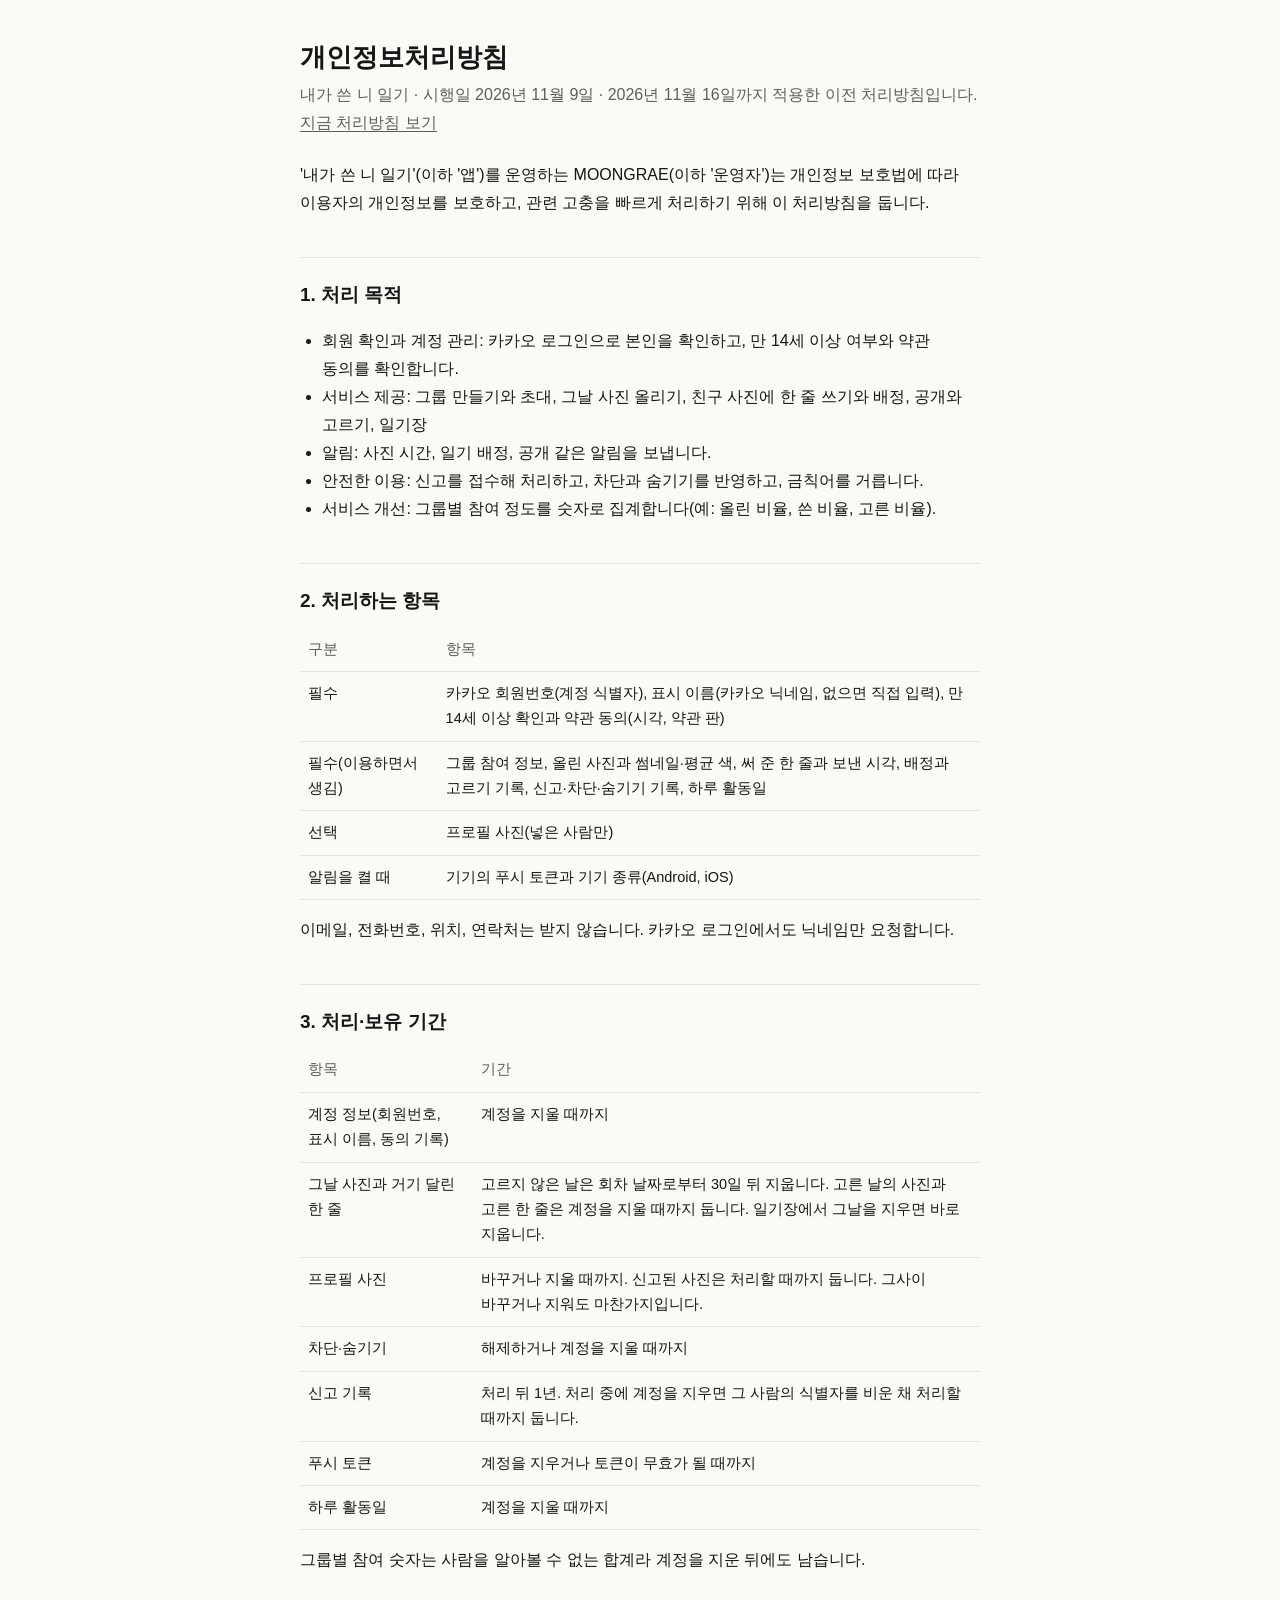
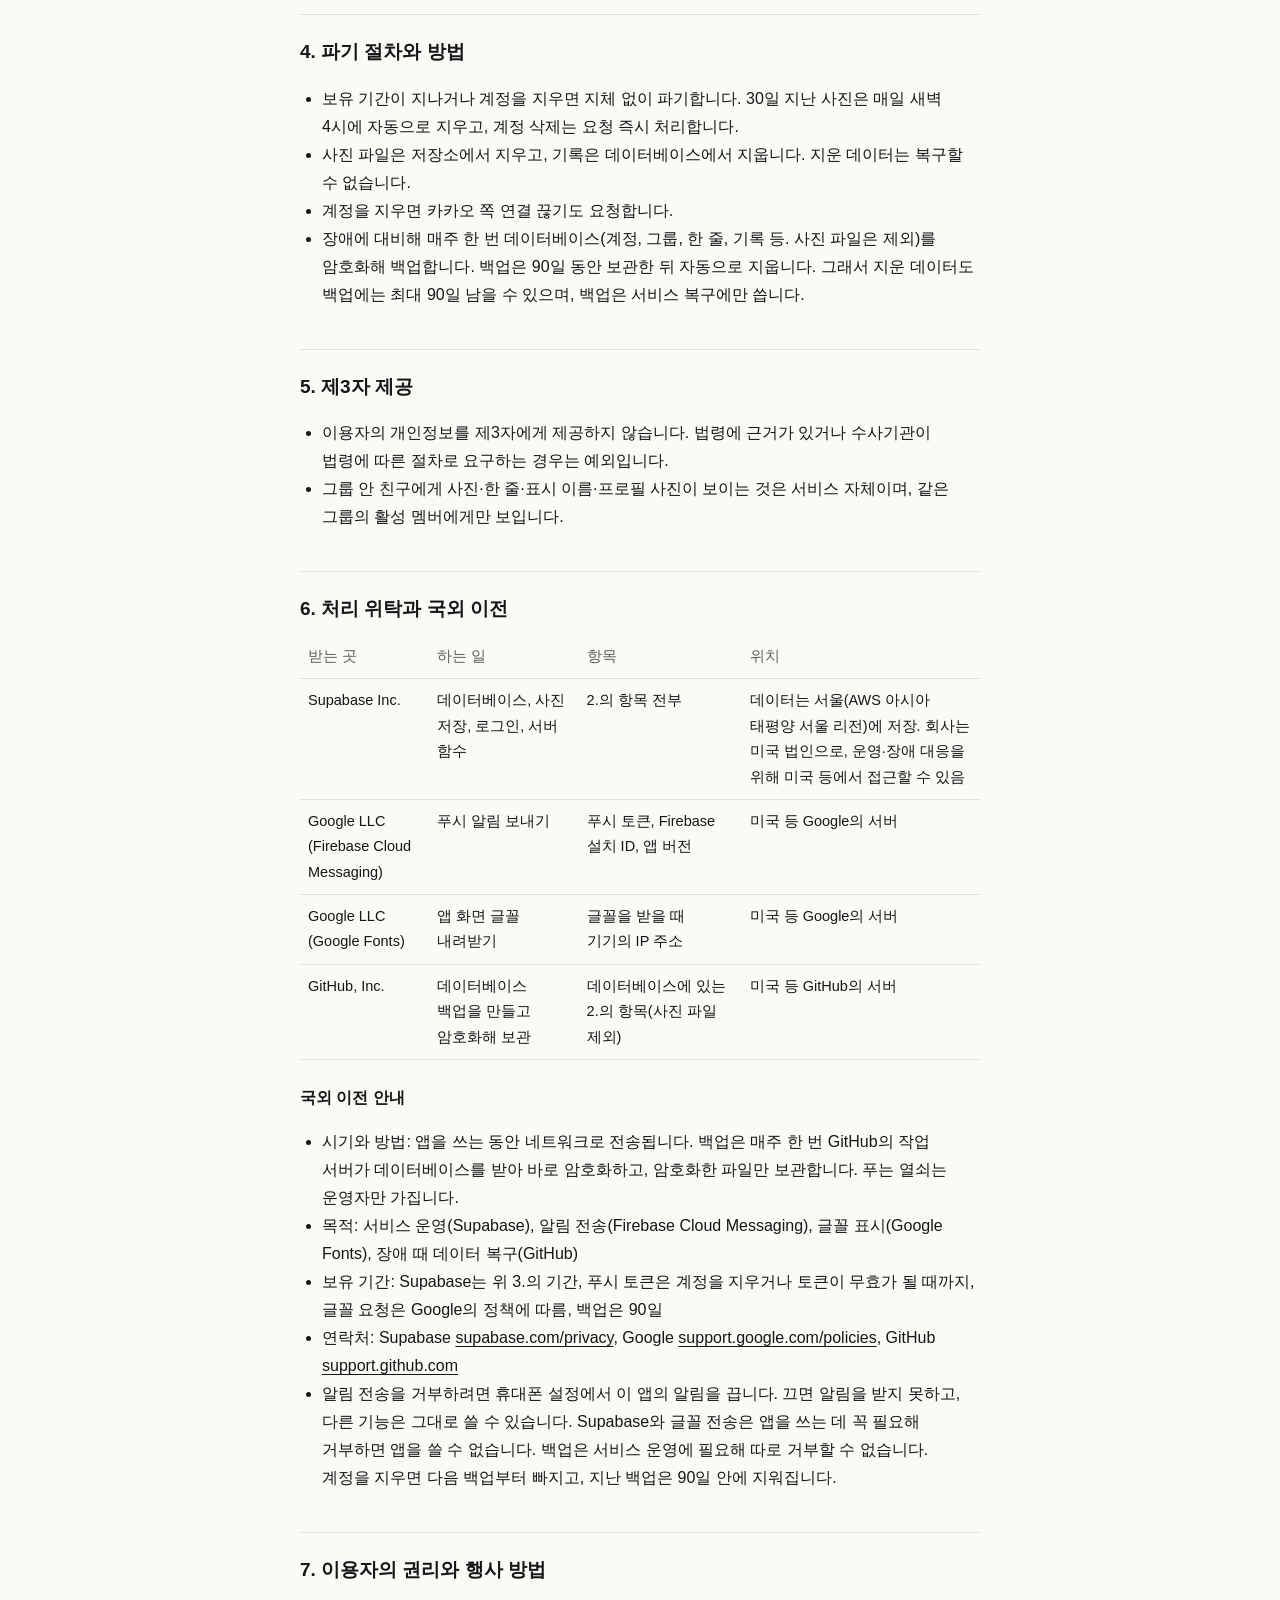
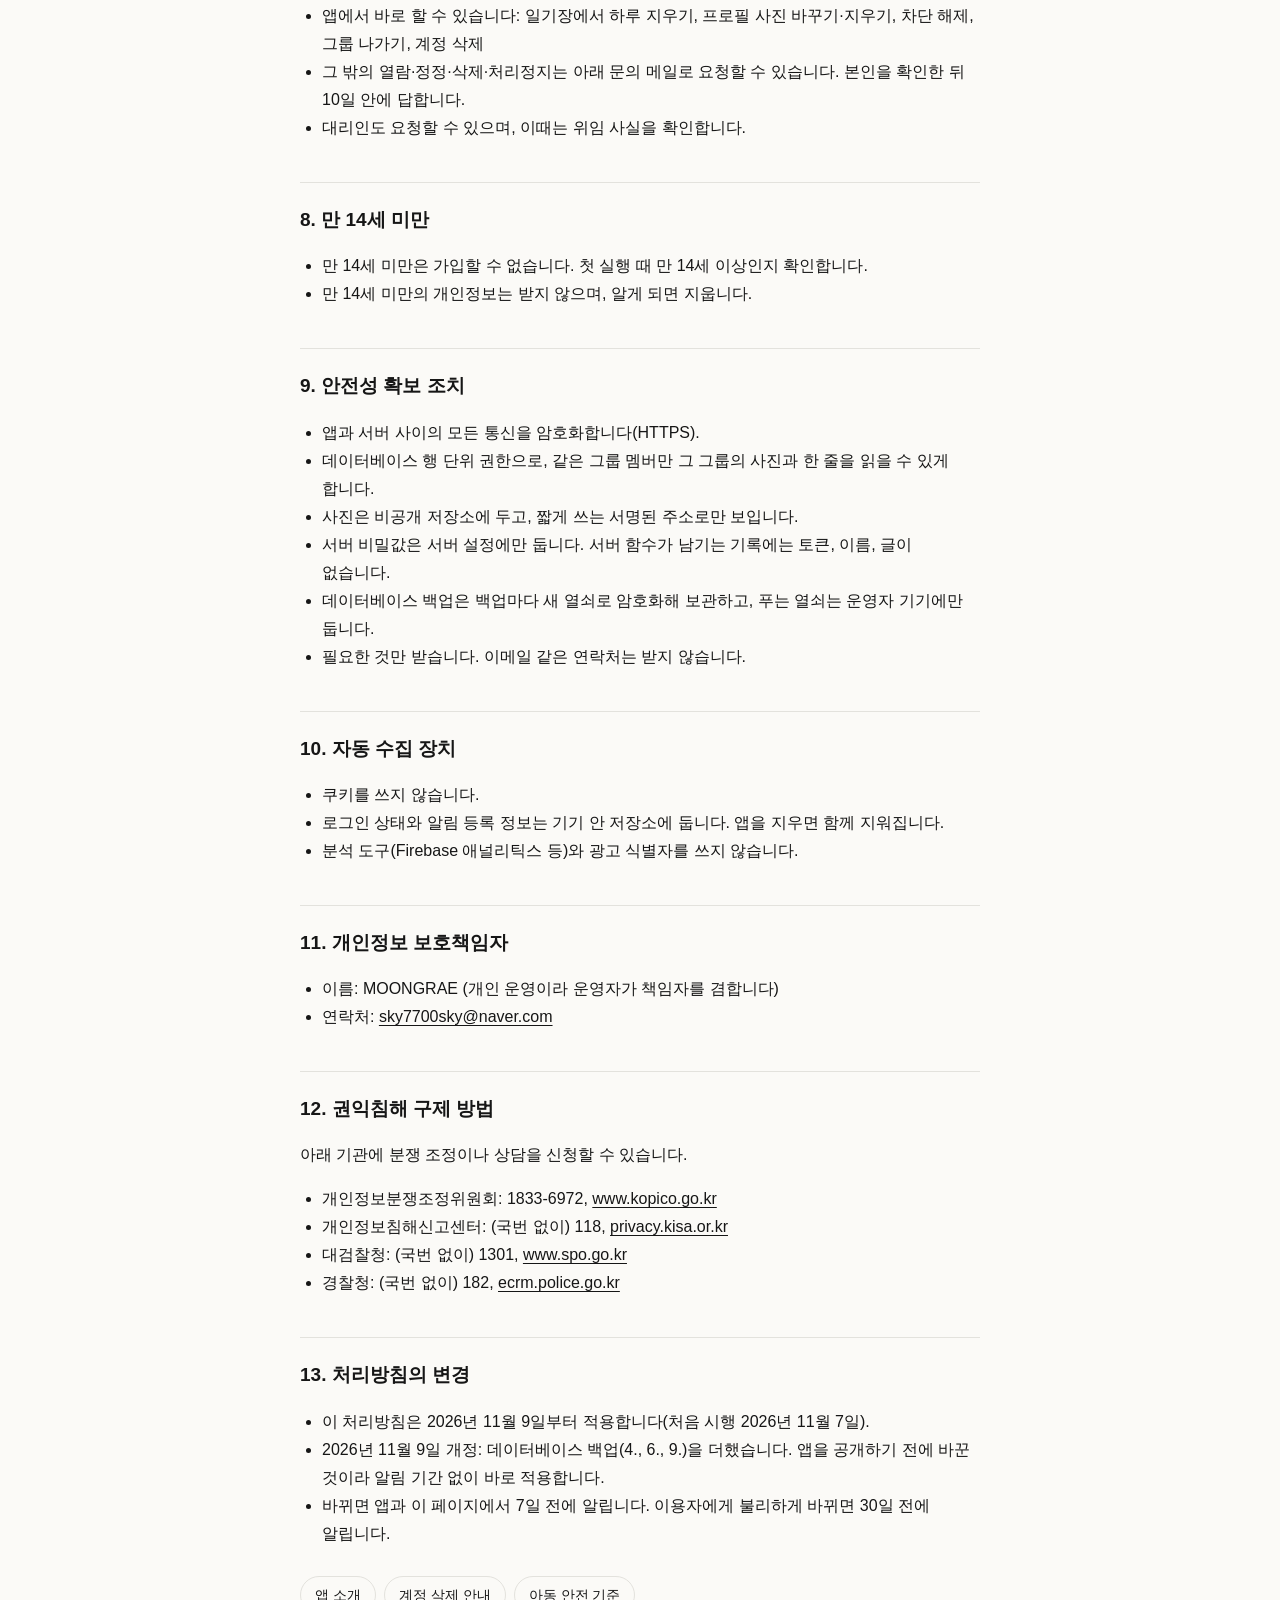
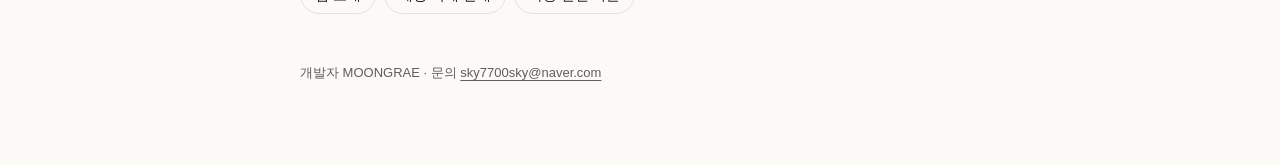
<file: niilgi/privacy-20261109.html>
<!DOCTYPE html>
<html lang="ko"><head><meta charset="utf-8"><meta name="viewport" content="width=device-width,initial-scale=1">
<title>이전 개인정보처리방침(2026.11.9) · 내가 쓴 니 일기</title><link rel="stylesheet" href="style.css"></head>
<body><main>
<h1>개인정보처리방침</h1>
<p class="sub">내가 쓴 니 일기 · 시행일 2026년 11월 9일 · 2026년 11월 16일까지 적용한 이전 처리방침입니다. <a href="privacy.html">지금 처리방침 보기</a></p>

<p>'내가 쓴 니 일기'(이하 '앱')를 운영하는 MOONGRAE(이하 '운영자')는 개인정보 보호법에 따라 이용자의 개인정보를 보호하고, 관련 고충을 빠르게 처리하기 위해 이 처리방침을 둡니다.</p>

<h2>1. 처리 목적</h2>
<ul>
<li>회원 확인과 계정 관리: 카카오 로그인으로 본인을 확인하고, 만 14세 이상 여부와 약관 동의를 확인합니다.</li>
<li>서비스 제공: 그룹 만들기와 초대, 그날 사진 올리기, 친구 사진에 한 줄 쓰기와 배정, 공개와 고르기, 일기장</li>
<li>알림: 사진 시간, 일기 배정, 공개 같은 알림을 보냅니다.</li>
<li>안전한 이용: 신고를 접수해 처리하고, 차단과 숨기기를 반영하고, 금칙어를 거릅니다.</li>
<li>서비스 개선: 그룹별 참여 정도를 숫자로 집계합니다(예: 올린 비율, 쓴 비율, 고른 비율).</li>
</ul>

<h2>2. 처리하는 항목</h2>
<table>
<tr><th>구분</th><th>항목</th></tr>
<tr><td>필수</td><td>카카오 회원번호(계정 식별자), 표시 이름(카카오 닉네임, 없으면 직접 입력), 만 14세 이상 확인과 약관 동의(시각, 약관 판)</td></tr>
<tr><td>필수(이용하면서 생김)</td><td>그룹 참여 정보, 올린 사진과 썸네일·평균 색, 써 준 한 줄과 보낸 시각, 배정과 고르기 기록, 신고·차단·숨기기 기록, 하루 활동일</td></tr>
<tr><td>선택</td><td>프로필 사진(넣은 사람만)</td></tr>
<tr><td>알림을 켤 때</td><td>기기의 푸시 토큰과 기기 종류(Android, iOS)</td></tr>
</table>
<p>이메일, 전화번호, 위치, 연락처는 받지 않습니다. 카카오 로그인에서도 닉네임만 요청합니다.</p>

<h2>3. 처리·보유 기간</h2>
<table>
<tr><th>항목</th><th>기간</th></tr>
<tr><td>계정 정보(회원번호, 표시 이름, 동의 기록)</td><td>계정을 지울 때까지</td></tr>
<tr><td>그날 사진과 거기 달린 한 줄</td><td>고르지 않은 날은 회차 날짜로부터 30일 뒤 지웁니다. 고른 날의 사진과 고른 한 줄은 계정을 지울 때까지 둡니다. 일기장에서 그날을 지우면 바로 지웁니다.</td></tr>
<tr><td>프로필 사진</td><td>바꾸거나 지울 때까지. 신고된 사진은 처리할 때까지 둡니다. 그사이 바꾸거나 지워도 마찬가지입니다.</td></tr>
<tr><td>차단·숨기기</td><td>해제하거나 계정을 지울 때까지</td></tr>
<tr><td>신고 기록</td><td>처리 뒤 1년. 처리 중에 계정을 지우면 그 사람의 식별자를 비운 채 처리할 때까지 둡니다.</td></tr>
<tr><td>푸시 토큰</td><td>계정을 지우거나 토큰이 무효가 될 때까지</td></tr>
<tr><td>하루 활동일</td><td>계정을 지울 때까지</td></tr>
</table>
<p>그룹별 참여 숫자는 사람을 알아볼 수 없는 합계라 계정을 지운 뒤에도 남습니다.</p>

<h2>4. 파기 절차와 방법</h2>
<ul>
<li>보유 기간이 지나거나 계정을 지우면 지체 없이 파기합니다. 30일 지난 사진은 매일 새벽 4시에 자동으로 지우고, 계정 삭제는 요청 즉시 처리합니다.</li>
<li>사진 파일은 저장소에서 지우고, 기록은 데이터베이스에서 지웁니다. 지운 데이터는 복구할 수 없습니다.</li>
<li>계정을 지우면 카카오 쪽 연결 끊기도 요청합니다.</li>
<li>장애에 대비해 매주 한 번 데이터베이스(계정, 그룹, 한 줄, 기록 등. 사진 파일은 제외)를 암호화해 백업합니다. 백업은 90일 동안 보관한 뒤 자동으로 지웁니다. 그래서 지운 데이터도 백업에는 최대 90일 남을 수 있으며, 백업은 서비스 복구에만 씁니다.</li>
</ul>

<h2>5. 제3자 제공</h2>
<ul>
<li>이용자의 개인정보를 제3자에게 제공하지 않습니다. 법령에 근거가 있거나 수사기관이 법령에 따른 절차로 요구하는 경우는 예외입니다.</li>
<li>그룹 안 친구에게 사진·한 줄·표시 이름·프로필 사진이 보이는 것은 서비스 자체이며, 같은 그룹의 활성 멤버에게만 보입니다.</li>
</ul>

<h2>6. 처리 위탁과 국외 이전</h2>
<table>
<tr><th>받는 곳</th><th>하는 일</th><th>항목</th><th>위치</th></tr>
<tr><td>Supabase Inc.</td><td>데이터베이스, 사진 저장, 로그인, 서버 함수</td><td>2.의 항목 전부</td><td>데이터는 서울(AWS 아시아 태평양 서울 리전)에 저장. 회사는 미국 법인으로, 운영·장애 대응을 위해 미국 등에서 접근할 수 있음</td></tr>
<tr><td>Google LLC (Firebase Cloud Messaging)</td><td>푸시 알림 보내기</td><td>푸시 토큰, Firebase 설치 ID, 앱 버전</td><td>미국 등 Google의 서버</td></tr>
<tr><td>Google LLC (Google Fonts)</td><td>앱 화면 글꼴 내려받기</td><td>글꼴을 받을 때 기기의 IP 주소</td><td>미국 등 Google의 서버</td></tr>
<tr><td>GitHub, Inc.</td><td>데이터베이스 백업을 만들고 암호화해 보관</td><td>데이터베이스에 있는 2.의 항목(사진 파일 제외)</td><td>미국 등 GitHub의 서버</td></tr>
</table>
<h3>국외 이전 안내</h3>
<ul>
<li>시기와 방법: 앱을 쓰는 동안 네트워크로 전송됩니다. 백업은 매주 한 번 GitHub의 작업 서버가 데이터베이스를 받아 바로 암호화하고, 암호화한 파일만 보관합니다. 푸는 열쇠는 운영자만 가집니다.</li>
<li>목적: 서비스 운영(Supabase), 알림 전송(Firebase Cloud Messaging), 글꼴 표시(Google Fonts), 장애 때 데이터 복구(GitHub)</li>
<li>보유 기간: Supabase는 위 3.의 기간, 푸시 토큰은 계정을 지우거나 토큰이 무효가 될 때까지, 글꼴 요청은 Google의 정책에 따름, 백업은 90일</li>
<li>연락처: Supabase <a href="https://supabase.com/privacy">supabase.com/privacy</a>, Google <a href="https://support.google.com/policies">support.google.com/policies</a>, GitHub <a href="https://support.github.com">support.github.com</a></li>
<li>알림 전송을 거부하려면 휴대폰 설정에서 이 앱의 알림을 끕니다. 끄면 알림을 받지 못하고, 다른 기능은 그대로 쓸 수 있습니다. Supabase와 글꼴 전송은 앱을 쓰는 데 꼭 필요해 거부하면 앱을 쓸 수 없습니다. 백업은 서비스 운영에 필요해 따로 거부할 수 없습니다. 계정을 지우면 다음 백업부터 빠지고, 지난 백업은 90일 안에 지워집니다.</li>
</ul>

<h2>7. 이용자의 권리와 행사 방법</h2>
<ul>
<li>앱에서 바로 할 수 있습니다: 일기장에서 하루 지우기, 프로필 사진 바꾸기·지우기, 차단 해제, 그룹 나가기, 계정 삭제</li>
<li>그 밖의 열람·정정·삭제·처리정지는 아래 문의 메일로 요청할 수 있습니다. 본인을 확인한 뒤 10일 안에 답합니다.</li>
<li>대리인도 요청할 수 있으며, 이때는 위임 사실을 확인합니다.</li>
</ul>

<h2>8. 만 14세 미만</h2>
<ul>
<li>만 14세 미만은 가입할 수 없습니다. 첫 실행 때 만 14세 이상인지 확인합니다.</li>
<li>만 14세 미만의 개인정보는 받지 않으며, 알게 되면 지웁니다.</li>
</ul>

<h2>9. 안전성 확보 조치</h2>
<ul>
<li>앱과 서버 사이의 모든 통신을 암호화합니다(HTTPS).</li>
<li>데이터베이스 행 단위 권한으로, 같은 그룹 멤버만 그 그룹의 사진과 한 줄을 읽을 수 있게 합니다.</li>
<li>사진은 비공개 저장소에 두고, 짧게 쓰는 서명된 주소로만 보입니다.</li>
<li>서버 비밀값은 서버 설정에만 둡니다. 서버 함수가 남기는 기록에는 토큰, 이름, 글이 없습니다.</li>
<li>데이터베이스 백업은 백업마다 새 열쇠로 암호화해 보관하고, 푸는 열쇠는 운영자 기기에만 둡니다.</li>
<li>필요한 것만 받습니다. 이메일 같은 연락처는 받지 않습니다.</li>
</ul>

<h2>10. 자동 수집 장치</h2>
<ul>
<li>쿠키를 쓰지 않습니다.</li>
<li>로그인 상태와 알림 등록 정보는 기기 안 저장소에 둡니다. 앱을 지우면 함께 지워집니다.</li>
<li>분석 도구(Firebase 애널리틱스 등)와 광고 식별자를 쓰지 않습니다.</li>
</ul>

<h2>11. 개인정보 보호책임자</h2>
<ul>
<li>이름: MOONGRAE (개인 운영이라 운영자가 책임자를 겸합니다)</li>
<li>연락처: <a href="mailto:sky7700sky@naver.com">sky7700sky@naver.com</a></li>
</ul>

<h2>12. 권익침해 구제 방법</h2>
<p>아래 기관에 분쟁 조정이나 상담을 신청할 수 있습니다.</p>
<ul>
<li>개인정보분쟁조정위원회: 1833-6972, <a href="https://www.kopico.go.kr">www.kopico.go.kr</a></li>
<li>개인정보침해신고센터: (국번 없이) 118, <a href="https://privacy.kisa.or.kr">privacy.kisa.or.kr</a></li>
<li>대검찰청: (국번 없이) 1301, <a href="https://www.spo.go.kr">www.spo.go.kr</a></li>
<li>경찰청: (국번 없이) 182, <a href="https://ecrm.police.go.kr">ecrm.police.go.kr</a></li>
</ul>

<h2>13. 처리방침의 변경</h2>
<ul>
<li>이 처리방침은 2026년 11월 9일부터 적용합니다(처음 시행 2026년 11월 7일).</li>
<li>2026년 11월 9일 개정: 데이터베이스 백업(4., 6., 9.)을 더했습니다. 앱을 공개하기 전에 바꾼 것이라 알림 기간 없이 바로 적용합니다.</li>
<li>바뀌면 앱과 이 페이지에서 7일 전에 알립니다. 이용자에게 불리하게 바뀌면 30일 전에 알립니다.</li>
</ul>

<nav><a href="index.html">앱 소개</a><a href="delete-account.html">계정 삭제 안내</a><a href="child-safety.html">아동 안전 기준</a></nav>
<footer>개발자 MOONGRAE · 문의 <a href="mailto:sky7700sky@naver.com">sky7700sky@naver.com</a></footer>
</main></body></html>
</file>
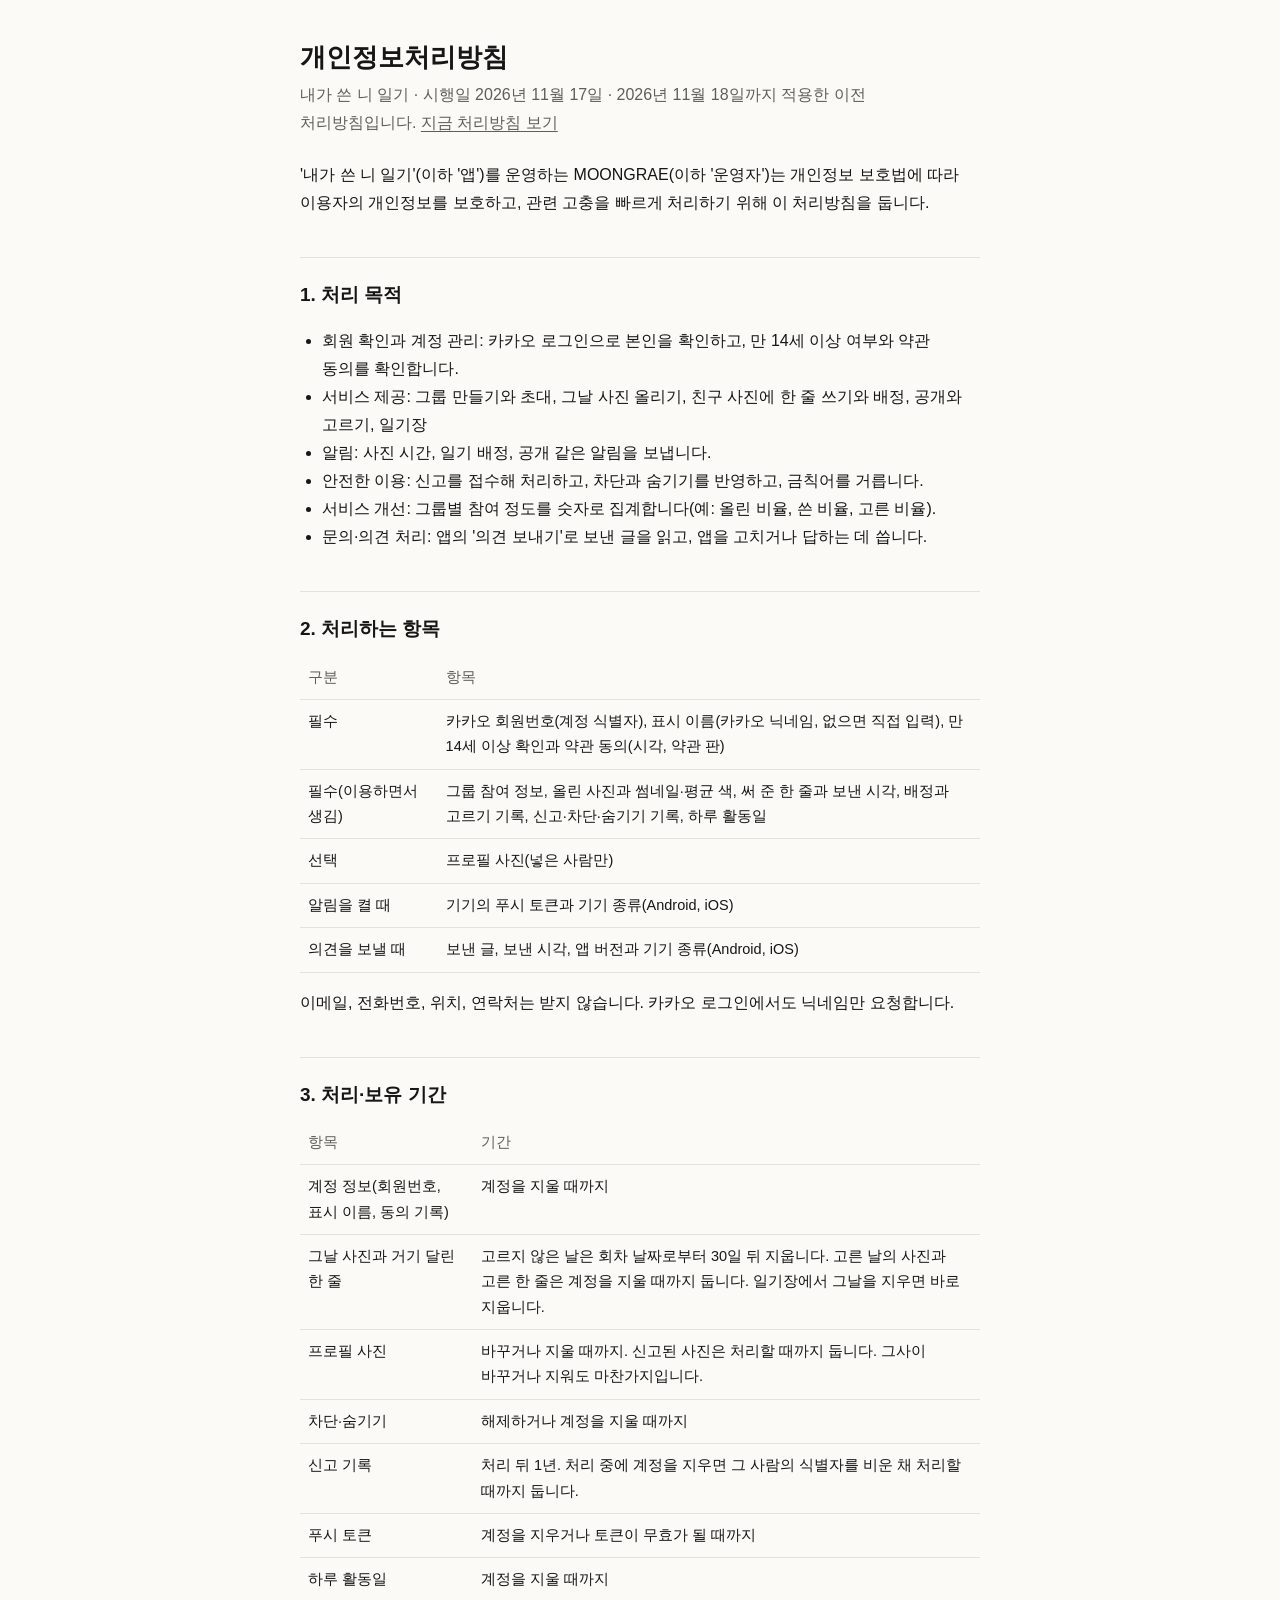
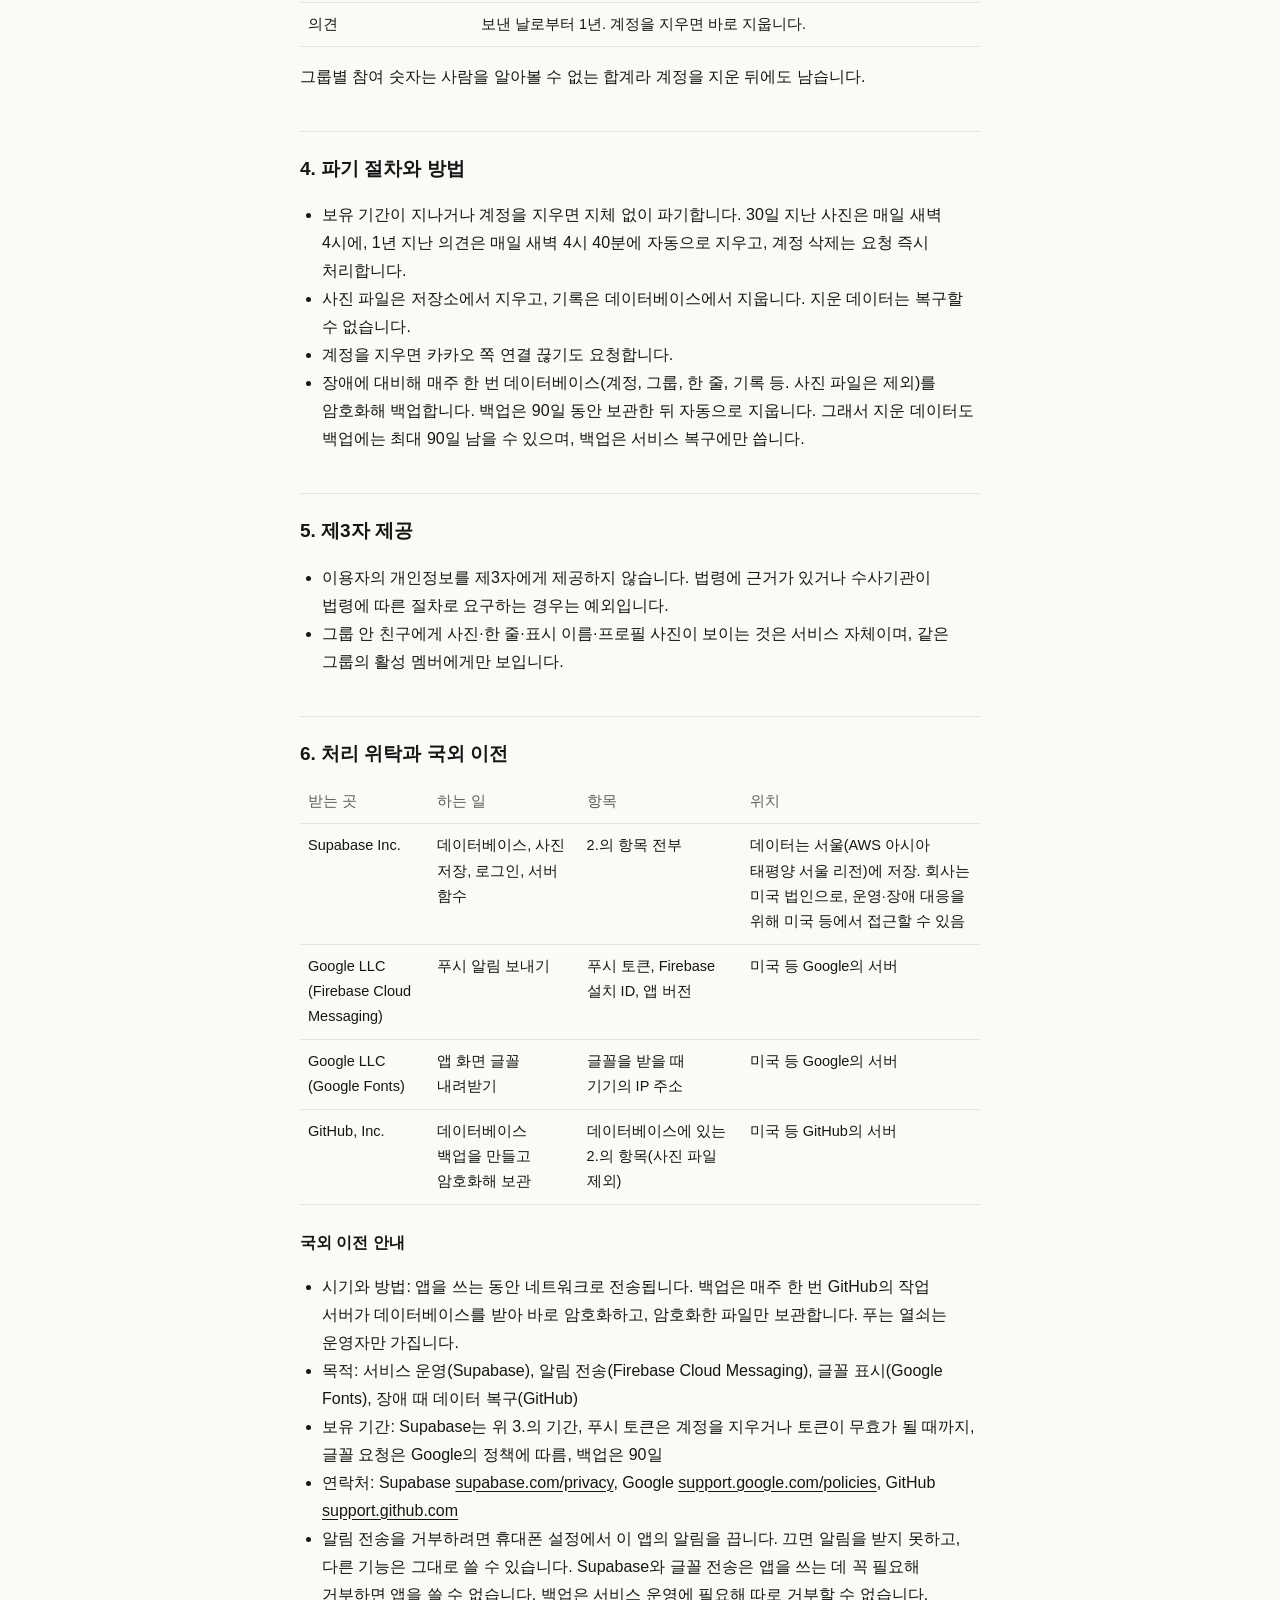
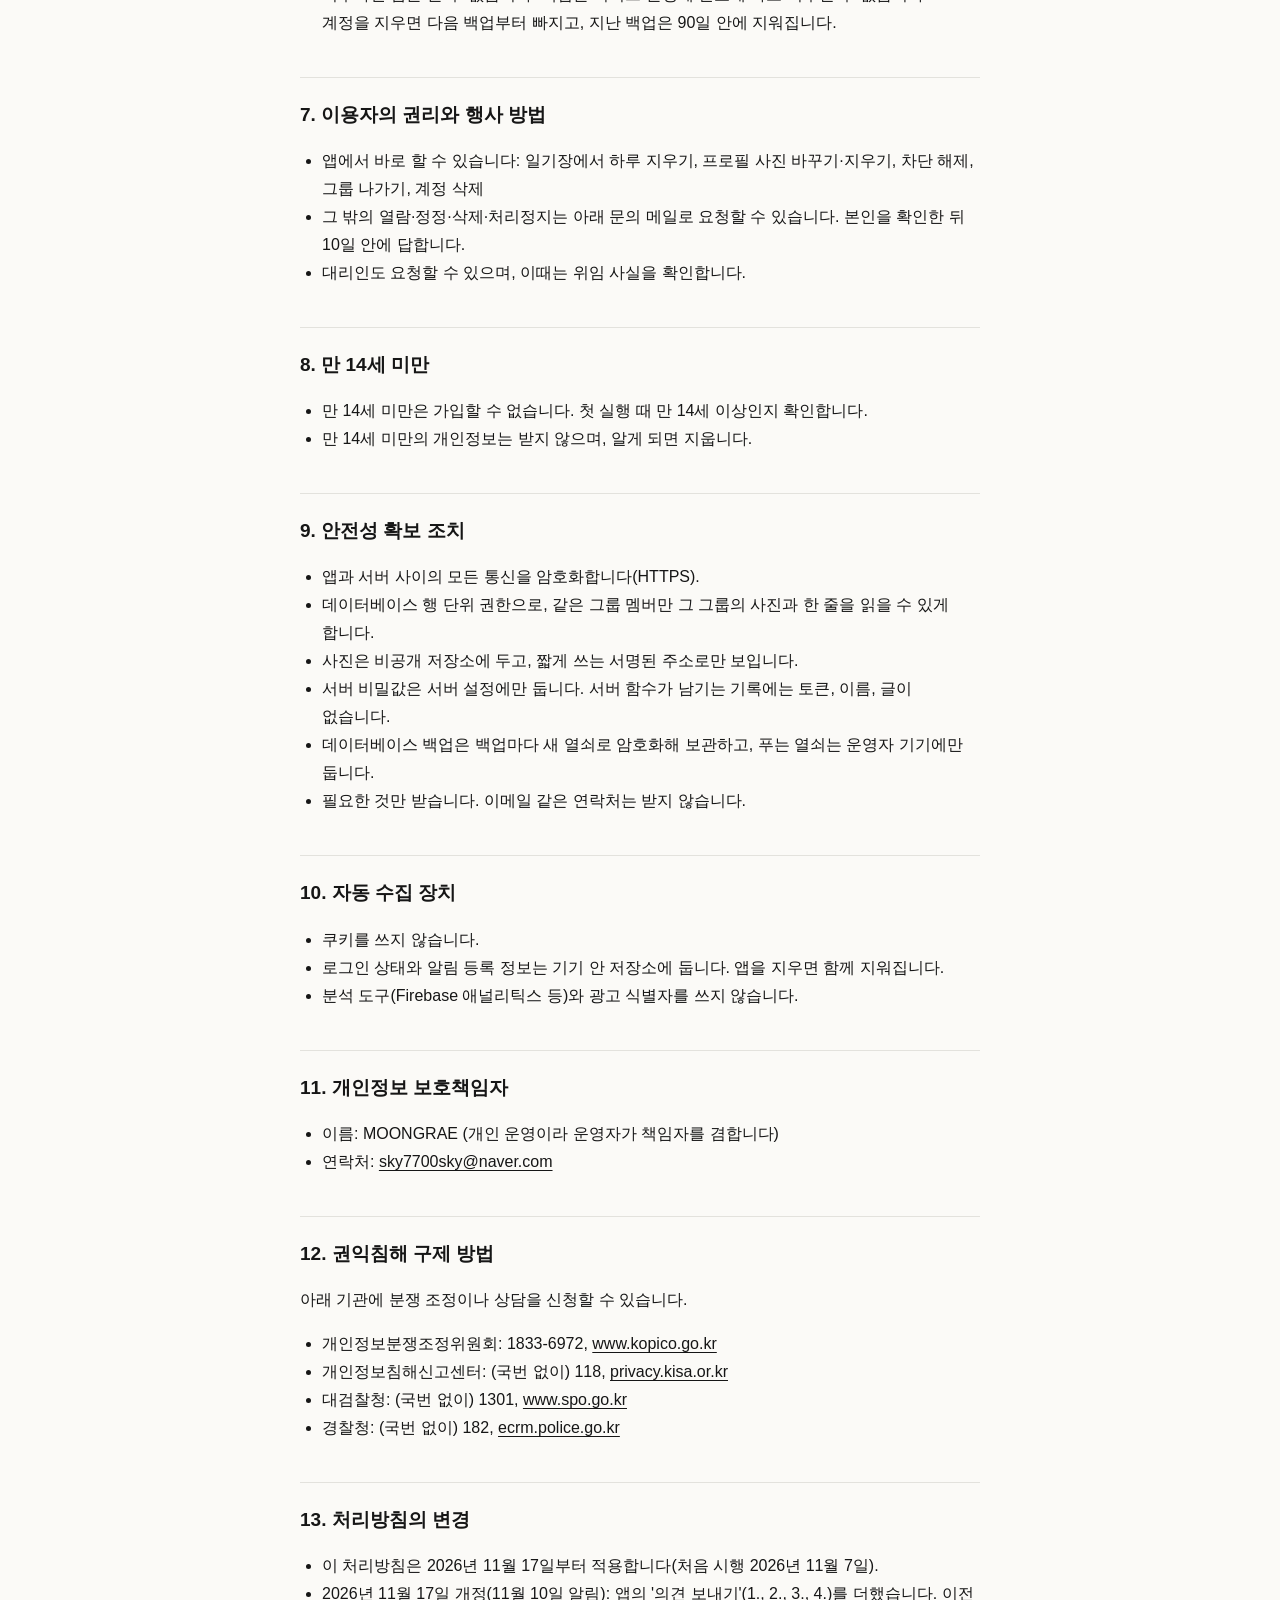
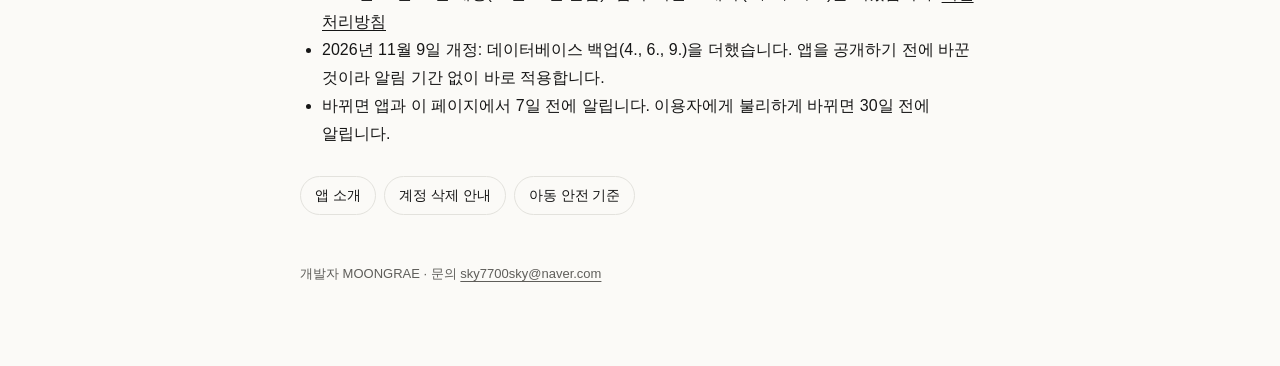
<file: niilgi/privacy-20261117.html>
<!DOCTYPE html>
<html lang="ko"><head><meta charset="utf-8"><meta name="viewport" content="width=device-width,initial-scale=1">
<title>이전 개인정보처리방침(2026.11.17) · 내가 쓴 니 일기</title><link rel="stylesheet" href="style.css"></head>
<body><main>
<h1>개인정보처리방침</h1>
<p class="sub">내가 쓴 니 일기 · 시행일 2026년 11월 17일 · 2026년 11월 18일까지 적용한 이전 처리방침입니다. <a href="privacy.html">지금 처리방침 보기</a></p>

<p>'내가 쓴 니 일기'(이하 '앱')를 운영하는 MOONGRAE(이하 '운영자')는 개인정보 보호법에 따라 이용자의 개인정보를 보호하고, 관련 고충을 빠르게 처리하기 위해 이 처리방침을 둡니다.</p>

<h2>1. 처리 목적</h2>
<ul>
<li>회원 확인과 계정 관리: 카카오 로그인으로 본인을 확인하고, 만 14세 이상 여부와 약관 동의를 확인합니다.</li>
<li>서비스 제공: 그룹 만들기와 초대, 그날 사진 올리기, 친구 사진에 한 줄 쓰기와 배정, 공개와 고르기, 일기장</li>
<li>알림: 사진 시간, 일기 배정, 공개 같은 알림을 보냅니다.</li>
<li>안전한 이용: 신고를 접수해 처리하고, 차단과 숨기기를 반영하고, 금칙어를 거릅니다.</li>
<li>서비스 개선: 그룹별 참여 정도를 숫자로 집계합니다(예: 올린 비율, 쓴 비율, 고른 비율).</li>
<li>문의·의견 처리: 앱의 '의견 보내기'로 보낸 글을 읽고, 앱을 고치거나 답하는 데 씁니다.</li>
</ul>

<h2>2. 처리하는 항목</h2>
<table>
<tr><th>구분</th><th>항목</th></tr>
<tr><td>필수</td><td>카카오 회원번호(계정 식별자), 표시 이름(카카오 닉네임, 없으면 직접 입력), 만 14세 이상 확인과 약관 동의(시각, 약관 판)</td></tr>
<tr><td>필수(이용하면서 생김)</td><td>그룹 참여 정보, 올린 사진과 썸네일·평균 색, 써 준 한 줄과 보낸 시각, 배정과 고르기 기록, 신고·차단·숨기기 기록, 하루 활동일</td></tr>
<tr><td>선택</td><td>프로필 사진(넣은 사람만)</td></tr>
<tr><td>알림을 켤 때</td><td>기기의 푸시 토큰과 기기 종류(Android, iOS)</td></tr>
<tr><td>의견을 보낼 때</td><td>보낸 글, 보낸 시각, 앱 버전과 기기 종류(Android, iOS)</td></tr>
</table>
<p>이메일, 전화번호, 위치, 연락처는 받지 않습니다. 카카오 로그인에서도 닉네임만 요청합니다.</p>

<h2>3. 처리·보유 기간</h2>
<table>
<tr><th>항목</th><th>기간</th></tr>
<tr><td>계정 정보(회원번호, 표시 이름, 동의 기록)</td><td>계정을 지울 때까지</td></tr>
<tr><td>그날 사진과 거기 달린 한 줄</td><td>고르지 않은 날은 회차 날짜로부터 30일 뒤 지웁니다. 고른 날의 사진과 고른 한 줄은 계정을 지울 때까지 둡니다. 일기장에서 그날을 지우면 바로 지웁니다.</td></tr>
<tr><td>프로필 사진</td><td>바꾸거나 지울 때까지. 신고된 사진은 처리할 때까지 둡니다. 그사이 바꾸거나 지워도 마찬가지입니다.</td></tr>
<tr><td>차단·숨기기</td><td>해제하거나 계정을 지울 때까지</td></tr>
<tr><td>신고 기록</td><td>처리 뒤 1년. 처리 중에 계정을 지우면 그 사람의 식별자를 비운 채 처리할 때까지 둡니다.</td></tr>
<tr><td>푸시 토큰</td><td>계정을 지우거나 토큰이 무효가 될 때까지</td></tr>
<tr><td>하루 활동일</td><td>계정을 지울 때까지</td></tr>
<tr><td>의견</td><td>보낸 날로부터 1년. 계정을 지우면 바로 지웁니다.</td></tr>
</table>
<p>그룹별 참여 숫자는 사람을 알아볼 수 없는 합계라 계정을 지운 뒤에도 남습니다.</p>

<h2>4. 파기 절차와 방법</h2>
<ul>
<li>보유 기간이 지나거나 계정을 지우면 지체 없이 파기합니다. 30일 지난 사진은 매일 새벽 4시에, 1년 지난 의견은 매일 새벽 4시 40분에 자동으로 지우고, 계정 삭제는 요청 즉시 처리합니다.</li>
<li>사진 파일은 저장소에서 지우고, 기록은 데이터베이스에서 지웁니다. 지운 데이터는 복구할 수 없습니다.</li>
<li>계정을 지우면 카카오 쪽 연결 끊기도 요청합니다.</li>
<li>장애에 대비해 매주 한 번 데이터베이스(계정, 그룹, 한 줄, 기록 등. 사진 파일은 제외)를 암호화해 백업합니다. 백업은 90일 동안 보관한 뒤 자동으로 지웁니다. 그래서 지운 데이터도 백업에는 최대 90일 남을 수 있으며, 백업은 서비스 복구에만 씁니다.</li>
</ul>

<h2>5. 제3자 제공</h2>
<ul>
<li>이용자의 개인정보를 제3자에게 제공하지 않습니다. 법령에 근거가 있거나 수사기관이 법령에 따른 절차로 요구하는 경우는 예외입니다.</li>
<li>그룹 안 친구에게 사진·한 줄·표시 이름·프로필 사진이 보이는 것은 서비스 자체이며, 같은 그룹의 활성 멤버에게만 보입니다.</li>
</ul>

<h2>6. 처리 위탁과 국외 이전</h2>
<table>
<tr><th>받는 곳</th><th>하는 일</th><th>항목</th><th>위치</th></tr>
<tr><td>Supabase Inc.</td><td>데이터베이스, 사진 저장, 로그인, 서버 함수</td><td>2.의 항목 전부</td><td>데이터는 서울(AWS 아시아 태평양 서울 리전)에 저장. 회사는 미국 법인으로, 운영·장애 대응을 위해 미국 등에서 접근할 수 있음</td></tr>
<tr><td>Google LLC (Firebase Cloud Messaging)</td><td>푸시 알림 보내기</td><td>푸시 토큰, Firebase 설치 ID, 앱 버전</td><td>미국 등 Google의 서버</td></tr>
<tr><td>Google LLC (Google Fonts)</td><td>앱 화면 글꼴 내려받기</td><td>글꼴을 받을 때 기기의 IP 주소</td><td>미국 등 Google의 서버</td></tr>
<tr><td>GitHub, Inc.</td><td>데이터베이스 백업을 만들고 암호화해 보관</td><td>데이터베이스에 있는 2.의 항목(사진 파일 제외)</td><td>미국 등 GitHub의 서버</td></tr>
</table>
<h3>국외 이전 안내</h3>
<ul>
<li>시기와 방법: 앱을 쓰는 동안 네트워크로 전송됩니다. 백업은 매주 한 번 GitHub의 작업 서버가 데이터베이스를 받아 바로 암호화하고, 암호화한 파일만 보관합니다. 푸는 열쇠는 운영자만 가집니다.</li>
<li>목적: 서비스 운영(Supabase), 알림 전송(Firebase Cloud Messaging), 글꼴 표시(Google Fonts), 장애 때 데이터 복구(GitHub)</li>
<li>보유 기간: Supabase는 위 3.의 기간, 푸시 토큰은 계정을 지우거나 토큰이 무효가 될 때까지, 글꼴 요청은 Google의 정책에 따름, 백업은 90일</li>
<li>연락처: Supabase <a href="https://supabase.com/privacy">supabase.com/privacy</a>, Google <a href="https://support.google.com/policies">support.google.com/policies</a>, GitHub <a href="https://support.github.com">support.github.com</a></li>
<li>알림 전송을 거부하려면 휴대폰 설정에서 이 앱의 알림을 끕니다. 끄면 알림을 받지 못하고, 다른 기능은 그대로 쓸 수 있습니다. Supabase와 글꼴 전송은 앱을 쓰는 데 꼭 필요해 거부하면 앱을 쓸 수 없습니다. 백업은 서비스 운영에 필요해 따로 거부할 수 없습니다. 계정을 지우면 다음 백업부터 빠지고, 지난 백업은 90일 안에 지워집니다.</li>
</ul>

<h2>7. 이용자의 권리와 행사 방법</h2>
<ul>
<li>앱에서 바로 할 수 있습니다: 일기장에서 하루 지우기, 프로필 사진 바꾸기·지우기, 차단 해제, 그룹 나가기, 계정 삭제</li>
<li>그 밖의 열람·정정·삭제·처리정지는 아래 문의 메일로 요청할 수 있습니다. 본인을 확인한 뒤 10일 안에 답합니다.</li>
<li>대리인도 요청할 수 있으며, 이때는 위임 사실을 확인합니다.</li>
</ul>

<h2>8. 만 14세 미만</h2>
<ul>
<li>만 14세 미만은 가입할 수 없습니다. 첫 실행 때 만 14세 이상인지 확인합니다.</li>
<li>만 14세 미만의 개인정보는 받지 않으며, 알게 되면 지웁니다.</li>
</ul>

<h2>9. 안전성 확보 조치</h2>
<ul>
<li>앱과 서버 사이의 모든 통신을 암호화합니다(HTTPS).</li>
<li>데이터베이스 행 단위 권한으로, 같은 그룹 멤버만 그 그룹의 사진과 한 줄을 읽을 수 있게 합니다.</li>
<li>사진은 비공개 저장소에 두고, 짧게 쓰는 서명된 주소로만 보입니다.</li>
<li>서버 비밀값은 서버 설정에만 둡니다. 서버 함수가 남기는 기록에는 토큰, 이름, 글이 없습니다.</li>
<li>데이터베이스 백업은 백업마다 새 열쇠로 암호화해 보관하고, 푸는 열쇠는 운영자 기기에만 둡니다.</li>
<li>필요한 것만 받습니다. 이메일 같은 연락처는 받지 않습니다.</li>
</ul>

<h2>10. 자동 수집 장치</h2>
<ul>
<li>쿠키를 쓰지 않습니다.</li>
<li>로그인 상태와 알림 등록 정보는 기기 안 저장소에 둡니다. 앱을 지우면 함께 지워집니다.</li>
<li>분석 도구(Firebase 애널리틱스 등)와 광고 식별자를 쓰지 않습니다.</li>
</ul>

<h2>11. 개인정보 보호책임자</h2>
<ul>
<li>이름: MOONGRAE (개인 운영이라 운영자가 책임자를 겸합니다)</li>
<li>연락처: <a href="mailto:sky7700sky@naver.com">sky7700sky@naver.com</a></li>
</ul>

<h2>12. 권익침해 구제 방법</h2>
<p>아래 기관에 분쟁 조정이나 상담을 신청할 수 있습니다.</p>
<ul>
<li>개인정보분쟁조정위원회: 1833-6972, <a href="https://www.kopico.go.kr">www.kopico.go.kr</a></li>
<li>개인정보침해신고센터: (국번 없이) 118, <a href="https://privacy.kisa.or.kr">privacy.kisa.or.kr</a></li>
<li>대검찰청: (국번 없이) 1301, <a href="https://www.spo.go.kr">www.spo.go.kr</a></li>
<li>경찰청: (국번 없이) 182, <a href="https://ecrm.police.go.kr">ecrm.police.go.kr</a></li>
</ul>

<h2>13. 처리방침의 변경</h2>
<ul>
<li>이 처리방침은 2026년 11월 17일부터 적용합니다(처음 시행 2026년 11월 7일).</li>
<li>2026년 11월 17일 개정(11월 10일 알림): 앱의 '의견 보내기'(1., 2., 3., 4.)를 더했습니다. <a href="privacy-20261109.html">이전 처리방침</a></li>
<li>2026년 11월 9일 개정: 데이터베이스 백업(4., 6., 9.)을 더했습니다. 앱을 공개하기 전에 바꾼 것이라 알림 기간 없이 바로 적용합니다.</li>
<li>바뀌면 앱과 이 페이지에서 7일 전에 알립니다. 이용자에게 불리하게 바뀌면 30일 전에 알립니다.</li>
</ul>

<nav><a href="index.html">앱 소개</a><a href="delete-account.html">계정 삭제 안내</a><a href="child-safety.html">아동 안전 기준</a></nav>
<footer>개발자 MOONGRAE · 문의 <a href="mailto:sky7700sky@naver.com">sky7700sky@naver.com</a></footer>
</main></body></html>
</file>
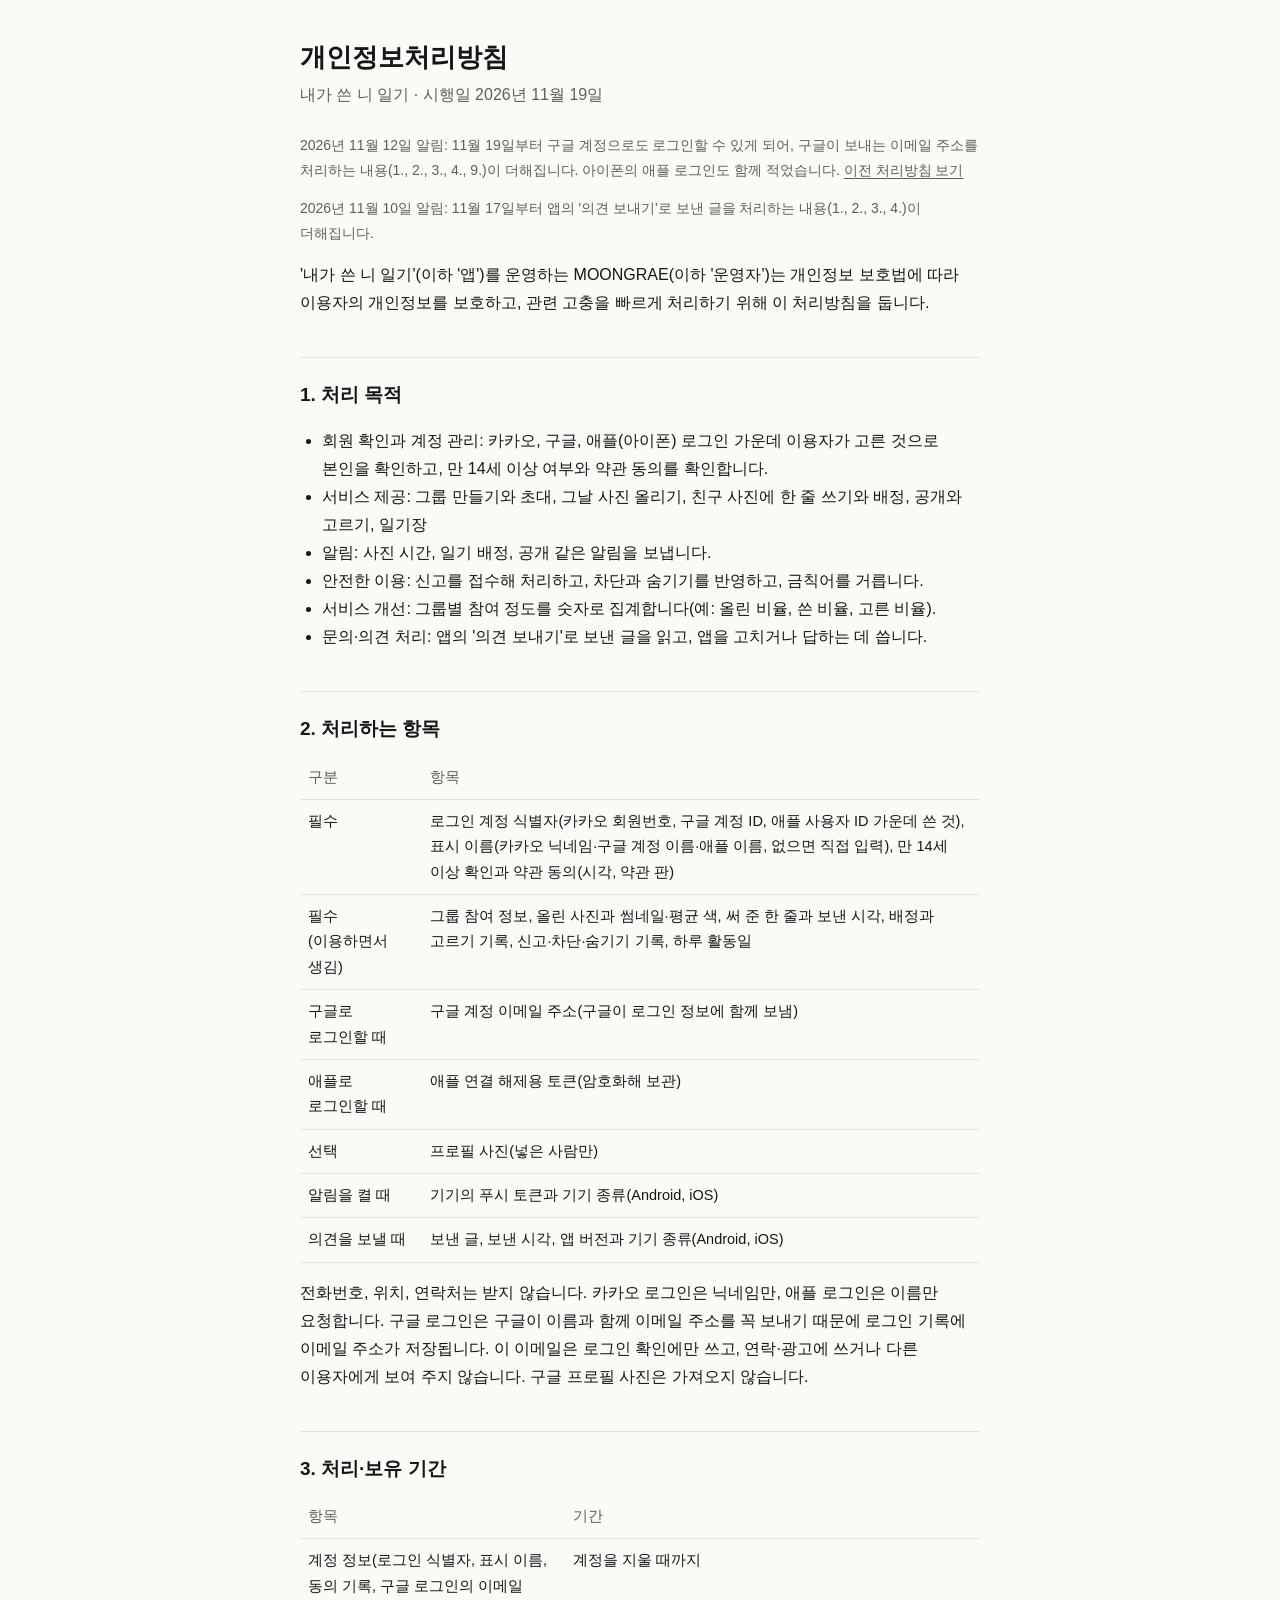
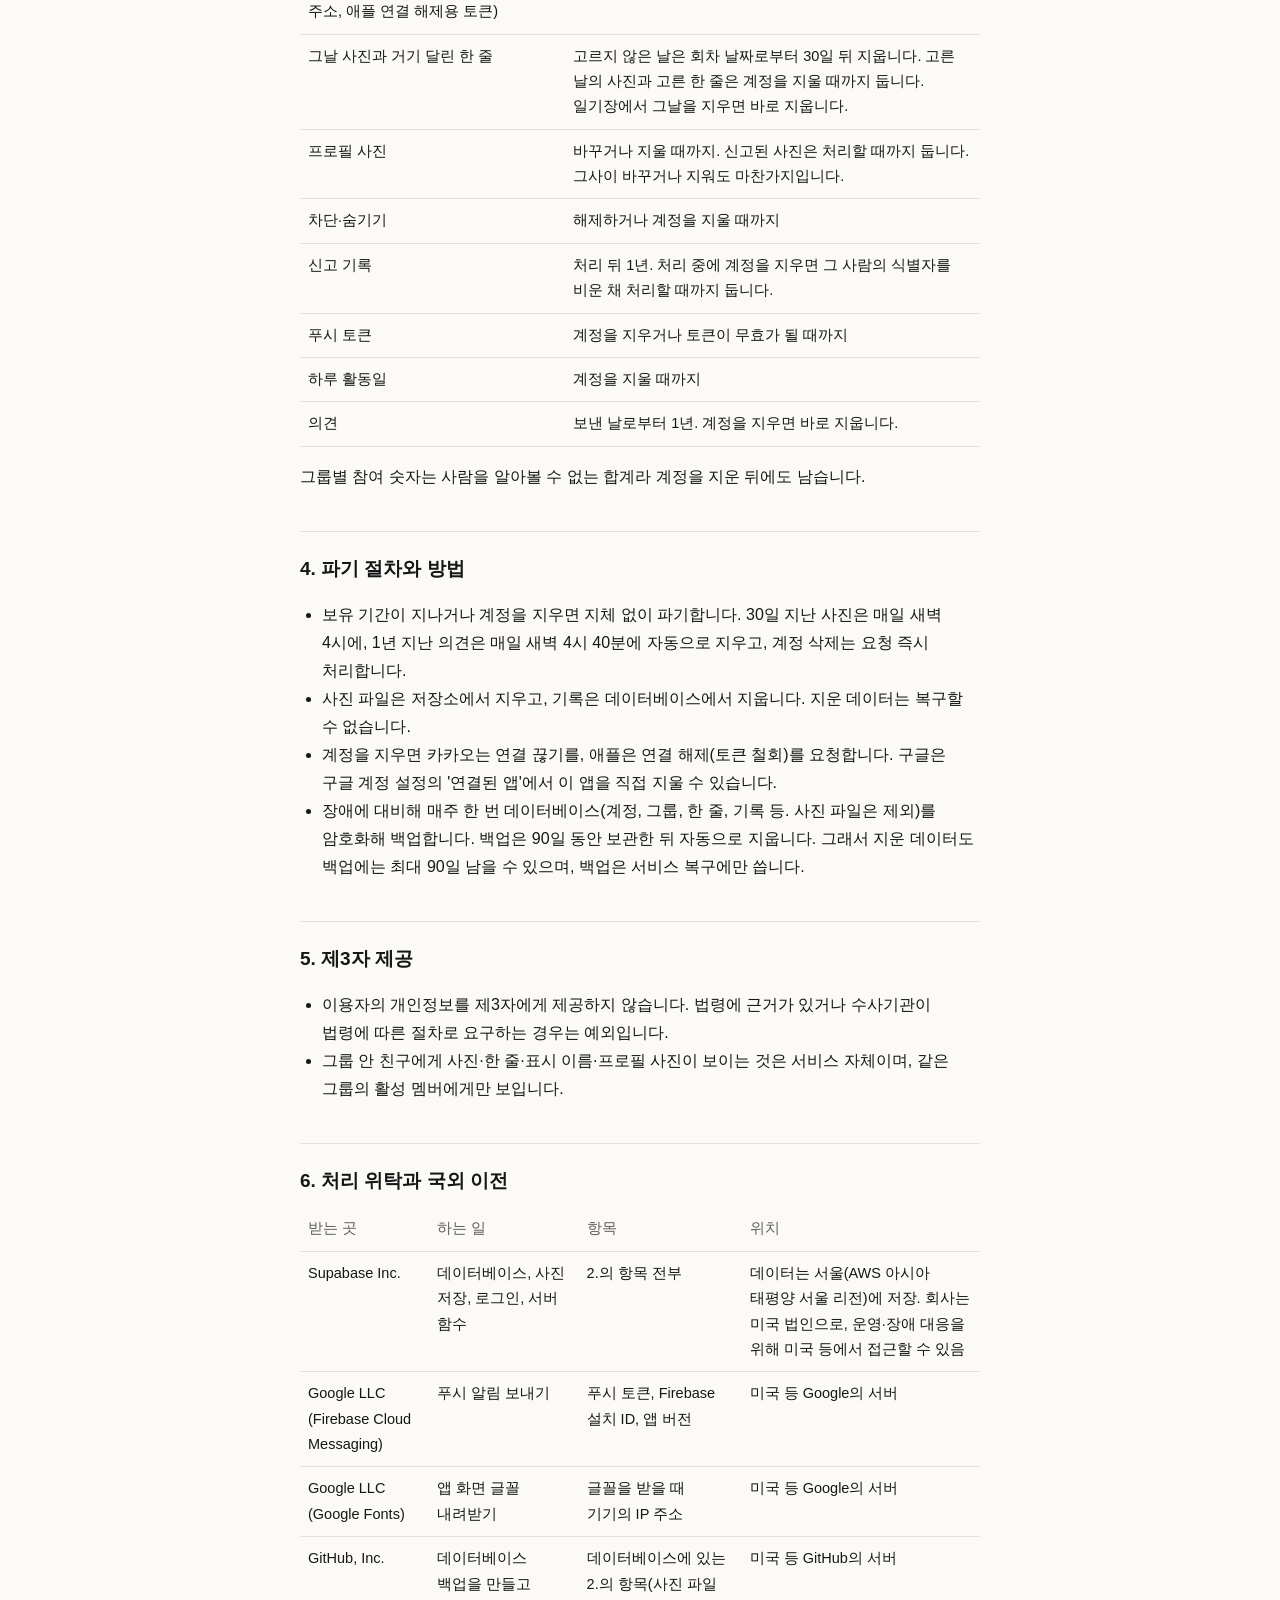
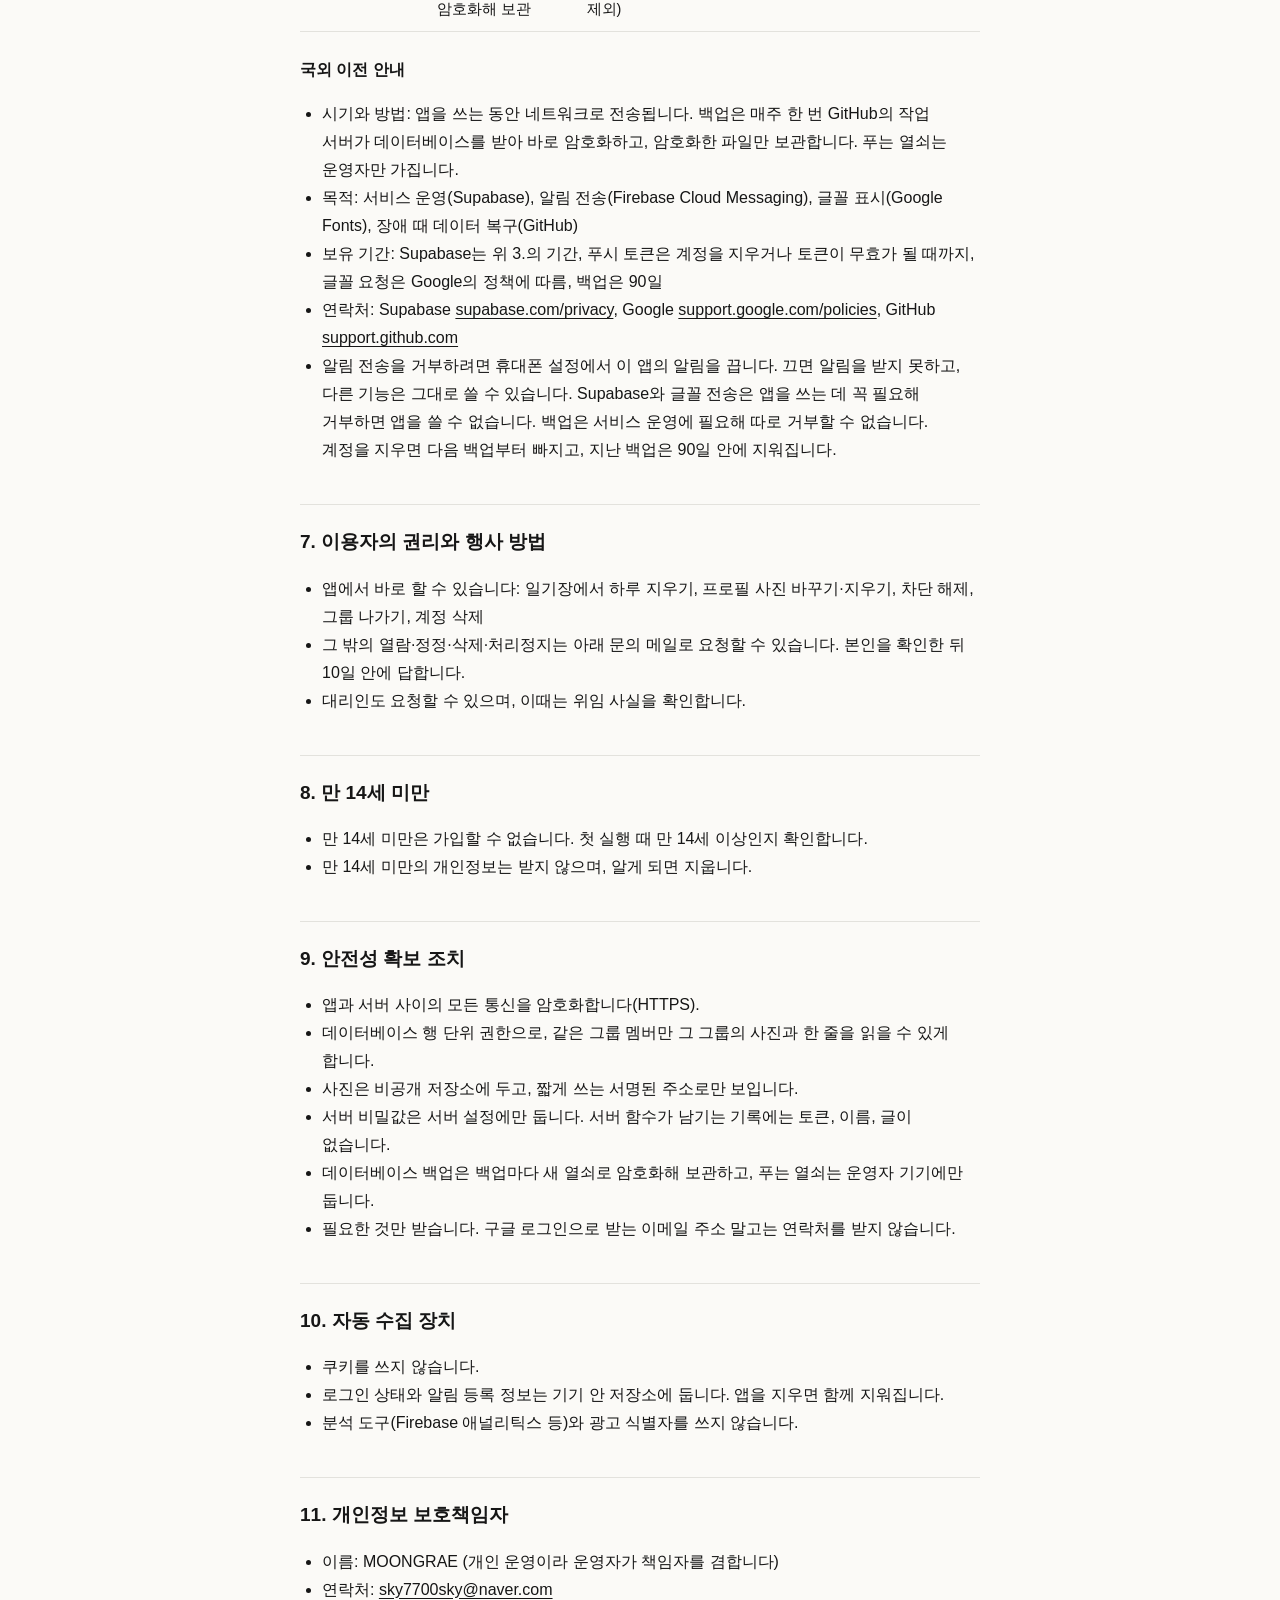
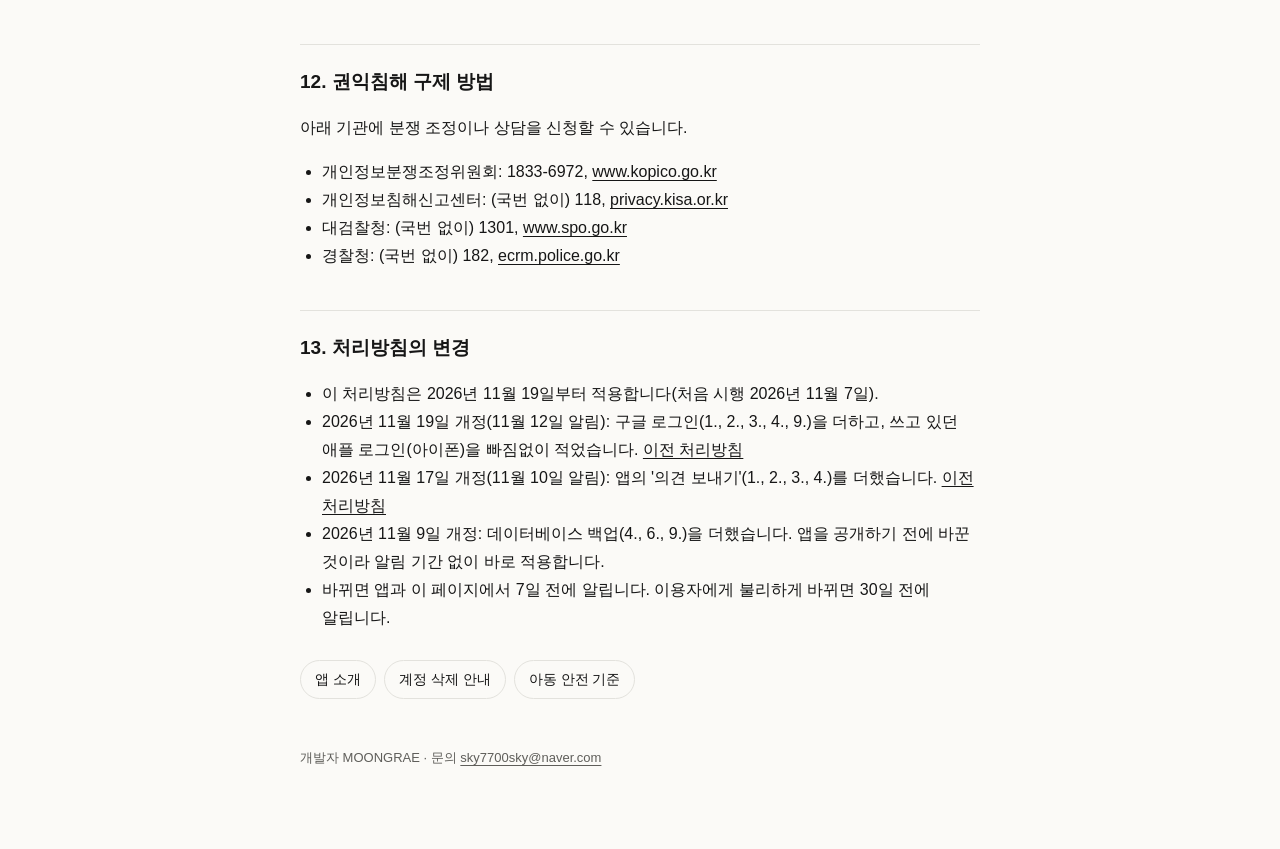
<file: niilgi/privacy.html>
<!DOCTYPE html>
<html lang="ko"><head><meta charset="utf-8"><meta name="viewport" content="width=device-width,initial-scale=1">
<title>개인정보처리방침 · 내가 쓴 니 일기</title><link rel="stylesheet" href="style.css"></head>
<body><main>
<h1>개인정보처리방침</h1>
<p class="sub">내가 쓴 니 일기 · 시행일 2026년 11월 19일</p>
<p class="note">2026년 11월 12일 알림: 11월 19일부터 구글 계정으로도 로그인할 수 있게 되어, 구글이 보내는 이메일 주소를 처리하는 내용(1., 2., 3., 4., 9.)이 더해집니다. 아이폰의 애플 로그인도 함께 적었습니다. <a href="privacy-20261117.html">이전 처리방침 보기</a></p>
<p class="note">2026년 11월 10일 알림: 11월 17일부터 앱의 '의견 보내기'로 보낸 글을 처리하는 내용(1., 2., 3., 4.)이 더해집니다.</p>

<p>'내가 쓴 니 일기'(이하 '앱')를 운영하는 MOONGRAE(이하 '운영자')는 개인정보 보호법에 따라 이용자의 개인정보를 보호하고, 관련 고충을 빠르게 처리하기 위해 이 처리방침을 둡니다.</p>

<h2>1. 처리 목적</h2>
<ul>
<li>회원 확인과 계정 관리: 카카오, 구글, 애플(아이폰) 로그인 가운데 이용자가 고른 것으로 본인을 확인하고, 만 14세 이상 여부와 약관 동의를 확인합니다.</li>
<li>서비스 제공: 그룹 만들기와 초대, 그날 사진 올리기, 친구 사진에 한 줄 쓰기와 배정, 공개와 고르기, 일기장</li>
<li>알림: 사진 시간, 일기 배정, 공개 같은 알림을 보냅니다.</li>
<li>안전한 이용: 신고를 접수해 처리하고, 차단과 숨기기를 반영하고, 금칙어를 거릅니다.</li>
<li>서비스 개선: 그룹별 참여 정도를 숫자로 집계합니다(예: 올린 비율, 쓴 비율, 고른 비율).</li>
<li>문의·의견 처리: 앱의 '의견 보내기'로 보낸 글을 읽고, 앱을 고치거나 답하는 데 씁니다.</li>
</ul>

<h2>2. 처리하는 항목</h2>
<table>
<tr><th>구분</th><th>항목</th></tr>
<tr><td>필수</td><td>로그인 계정 식별자(카카오 회원번호, 구글 계정 ID, 애플 사용자 ID 가운데 쓴 것), 표시 이름(카카오 닉네임·구글 계정 이름·애플 이름, 없으면 직접 입력), 만 14세 이상 확인과 약관 동의(시각, 약관 판)</td></tr>
<tr><td>필수(이용하면서 생김)</td><td>그룹 참여 정보, 올린 사진과 썸네일·평균 색, 써 준 한 줄과 보낸 시각, 배정과 고르기 기록, 신고·차단·숨기기 기록, 하루 활동일</td></tr>
<tr><td>구글로 로그인할 때</td><td>구글 계정 이메일 주소(구글이 로그인 정보에 함께 보냄)</td></tr>
<tr><td>애플로 로그인할 때</td><td>애플 연결 해제용 토큰(암호화해 보관)</td></tr>
<tr><td>선택</td><td>프로필 사진(넣은 사람만)</td></tr>
<tr><td>알림을 켤 때</td><td>기기의 푸시 토큰과 기기 종류(Android, iOS)</td></tr>
<tr><td>의견을 보낼 때</td><td>보낸 글, 보낸 시각, 앱 버전과 기기 종류(Android, iOS)</td></tr>
</table>
<p>전화번호, 위치, 연락처는 받지 않습니다. 카카오 로그인은 닉네임만, 애플 로그인은 이름만 요청합니다. 구글 로그인은 구글이 이름과 함께 이메일 주소를 꼭 보내기 때문에 로그인 기록에 이메일 주소가 저장됩니다. 이 이메일은 로그인 확인에만 쓰고, 연락·광고에 쓰거나 다른 이용자에게 보여 주지 않습니다. 구글 프로필 사진은 가져오지 않습니다.</p>

<h2>3. 처리·보유 기간</h2>
<table>
<tr><th>항목</th><th>기간</th></tr>
<tr><td>계정 정보(로그인 식별자, 표시 이름, 동의 기록, 구글 로그인의 이메일 주소, 애플 연결 해제용 토큰)</td><td>계정을 지울 때까지</td></tr>
<tr><td>그날 사진과 거기 달린 한 줄</td><td>고르지 않은 날은 회차 날짜로부터 30일 뒤 지웁니다. 고른 날의 사진과 고른 한 줄은 계정을 지울 때까지 둡니다. 일기장에서 그날을 지우면 바로 지웁니다.</td></tr>
<tr><td>프로필 사진</td><td>바꾸거나 지울 때까지. 신고된 사진은 처리할 때까지 둡니다. 그사이 바꾸거나 지워도 마찬가지입니다.</td></tr>
<tr><td>차단·숨기기</td><td>해제하거나 계정을 지울 때까지</td></tr>
<tr><td>신고 기록</td><td>처리 뒤 1년. 처리 중에 계정을 지우면 그 사람의 식별자를 비운 채 처리할 때까지 둡니다.</td></tr>
<tr><td>푸시 토큰</td><td>계정을 지우거나 토큰이 무효가 될 때까지</td></tr>
<tr><td>하루 활동일</td><td>계정을 지울 때까지</td></tr>
<tr><td>의견</td><td>보낸 날로부터 1년. 계정을 지우면 바로 지웁니다.</td></tr>
</table>
<p>그룹별 참여 숫자는 사람을 알아볼 수 없는 합계라 계정을 지운 뒤에도 남습니다.</p>

<h2>4. 파기 절차와 방법</h2>
<ul>
<li>보유 기간이 지나거나 계정을 지우면 지체 없이 파기합니다. 30일 지난 사진은 매일 새벽 4시에, 1년 지난 의견은 매일 새벽 4시 40분에 자동으로 지우고, 계정 삭제는 요청 즉시 처리합니다.</li>
<li>사진 파일은 저장소에서 지우고, 기록은 데이터베이스에서 지웁니다. 지운 데이터는 복구할 수 없습니다.</li>
<li>계정을 지우면 카카오는 연결 끊기를, 애플은 연결 해제(토큰 철회)를 요청합니다. 구글은 구글 계정 설정의 '연결된 앱'에서 이 앱을 직접 지울 수 있습니다.</li>
<li>장애에 대비해 매주 한 번 데이터베이스(계정, 그룹, 한 줄, 기록 등. 사진 파일은 제외)를 암호화해 백업합니다. 백업은 90일 동안 보관한 뒤 자동으로 지웁니다. 그래서 지운 데이터도 백업에는 최대 90일 남을 수 있으며, 백업은 서비스 복구에만 씁니다.</li>
</ul>

<h2>5. 제3자 제공</h2>
<ul>
<li>이용자의 개인정보를 제3자에게 제공하지 않습니다. 법령에 근거가 있거나 수사기관이 법령에 따른 절차로 요구하는 경우는 예외입니다.</li>
<li>그룹 안 친구에게 사진·한 줄·표시 이름·프로필 사진이 보이는 것은 서비스 자체이며, 같은 그룹의 활성 멤버에게만 보입니다.</li>
</ul>

<h2>6. 처리 위탁과 국외 이전</h2>
<table>
<tr><th>받는 곳</th><th>하는 일</th><th>항목</th><th>위치</th></tr>
<tr><td>Supabase Inc.</td><td>데이터베이스, 사진 저장, 로그인, 서버 함수</td><td>2.의 항목 전부</td><td>데이터는 서울(AWS 아시아 태평양 서울 리전)에 저장. 회사는 미국 법인으로, 운영·장애 대응을 위해 미국 등에서 접근할 수 있음</td></tr>
<tr><td>Google LLC (Firebase Cloud Messaging)</td><td>푸시 알림 보내기</td><td>푸시 토큰, Firebase 설치 ID, 앱 버전</td><td>미국 등 Google의 서버</td></tr>
<tr><td>Google LLC (Google Fonts)</td><td>앱 화면 글꼴 내려받기</td><td>글꼴을 받을 때 기기의 IP 주소</td><td>미국 등 Google의 서버</td></tr>
<tr><td>GitHub, Inc.</td><td>데이터베이스 백업을 만들고 암호화해 보관</td><td>데이터베이스에 있는 2.의 항목(사진 파일 제외)</td><td>미국 등 GitHub의 서버</td></tr>
</table>
<h3>국외 이전 안내</h3>
<ul>
<li>시기와 방법: 앱을 쓰는 동안 네트워크로 전송됩니다. 백업은 매주 한 번 GitHub의 작업 서버가 데이터베이스를 받아 바로 암호화하고, 암호화한 파일만 보관합니다. 푸는 열쇠는 운영자만 가집니다.</li>
<li>목적: 서비스 운영(Supabase), 알림 전송(Firebase Cloud Messaging), 글꼴 표시(Google Fonts), 장애 때 데이터 복구(GitHub)</li>
<li>보유 기간: Supabase는 위 3.의 기간, 푸시 토큰은 계정을 지우거나 토큰이 무효가 될 때까지, 글꼴 요청은 Google의 정책에 따름, 백업은 90일</li>
<li>연락처: Supabase <a href="https://supabase.com/privacy">supabase.com/privacy</a>, Google <a href="https://support.google.com/policies">support.google.com/policies</a>, GitHub <a href="https://support.github.com">support.github.com</a></li>
<li>알림 전송을 거부하려면 휴대폰 설정에서 이 앱의 알림을 끕니다. 끄면 알림을 받지 못하고, 다른 기능은 그대로 쓸 수 있습니다. Supabase와 글꼴 전송은 앱을 쓰는 데 꼭 필요해 거부하면 앱을 쓸 수 없습니다. 백업은 서비스 운영에 필요해 따로 거부할 수 없습니다. 계정을 지우면 다음 백업부터 빠지고, 지난 백업은 90일 안에 지워집니다.</li>
</ul>

<h2>7. 이용자의 권리와 행사 방법</h2>
<ul>
<li>앱에서 바로 할 수 있습니다: 일기장에서 하루 지우기, 프로필 사진 바꾸기·지우기, 차단 해제, 그룹 나가기, 계정 삭제</li>
<li>그 밖의 열람·정정·삭제·처리정지는 아래 문의 메일로 요청할 수 있습니다. 본인을 확인한 뒤 10일 안에 답합니다.</li>
<li>대리인도 요청할 수 있으며, 이때는 위임 사실을 확인합니다.</li>
</ul>

<h2>8. 만 14세 미만</h2>
<ul>
<li>만 14세 미만은 가입할 수 없습니다. 첫 실행 때 만 14세 이상인지 확인합니다.</li>
<li>만 14세 미만의 개인정보는 받지 않으며, 알게 되면 지웁니다.</li>
</ul>

<h2>9. 안전성 확보 조치</h2>
<ul>
<li>앱과 서버 사이의 모든 통신을 암호화합니다(HTTPS).</li>
<li>데이터베이스 행 단위 권한으로, 같은 그룹 멤버만 그 그룹의 사진과 한 줄을 읽을 수 있게 합니다.</li>
<li>사진은 비공개 저장소에 두고, 짧게 쓰는 서명된 주소로만 보입니다.</li>
<li>서버 비밀값은 서버 설정에만 둡니다. 서버 함수가 남기는 기록에는 토큰, 이름, 글이 없습니다.</li>
<li>데이터베이스 백업은 백업마다 새 열쇠로 암호화해 보관하고, 푸는 열쇠는 운영자 기기에만 둡니다.</li>
<li>필요한 것만 받습니다. 구글 로그인으로 받는 이메일 주소 말고는 연락처를 받지 않습니다.</li>
</ul>

<h2>10. 자동 수집 장치</h2>
<ul>
<li>쿠키를 쓰지 않습니다.</li>
<li>로그인 상태와 알림 등록 정보는 기기 안 저장소에 둡니다. 앱을 지우면 함께 지워집니다.</li>
<li>분석 도구(Firebase 애널리틱스 등)와 광고 식별자를 쓰지 않습니다.</li>
</ul>

<h2>11. 개인정보 보호책임자</h2>
<ul>
<li>이름: MOONGRAE (개인 운영이라 운영자가 책임자를 겸합니다)</li>
<li>연락처: <a href="mailto:sky7700sky@naver.com">sky7700sky@naver.com</a></li>
</ul>

<h2>12. 권익침해 구제 방법</h2>
<p>아래 기관에 분쟁 조정이나 상담을 신청할 수 있습니다.</p>
<ul>
<li>개인정보분쟁조정위원회: 1833-6972, <a href="https://www.kopico.go.kr">www.kopico.go.kr</a></li>
<li>개인정보침해신고센터: (국번 없이) 118, <a href="https://privacy.kisa.or.kr">privacy.kisa.or.kr</a></li>
<li>대검찰청: (국번 없이) 1301, <a href="https://www.spo.go.kr">www.spo.go.kr</a></li>
<li>경찰청: (국번 없이) 182, <a href="https://ecrm.police.go.kr">ecrm.police.go.kr</a></li>
</ul>

<h2>13. 처리방침의 변경</h2>
<ul>
<li>이 처리방침은 2026년 11월 19일부터 적용합니다(처음 시행 2026년 11월 7일).</li>
<li>2026년 11월 19일 개정(11월 12일 알림): 구글 로그인(1., 2., 3., 4., 9.)을 더하고, 쓰고 있던 애플 로그인(아이폰)을 빠짐없이 적었습니다. <a href="privacy-20261117.html">이전 처리방침</a></li>
<li>2026년 11월 17일 개정(11월 10일 알림): 앱의 '의견 보내기'(1., 2., 3., 4.)를 더했습니다. <a href="privacy-20261109.html">이전 처리방침</a></li>
<li>2026년 11월 9일 개정: 데이터베이스 백업(4., 6., 9.)을 더했습니다. 앱을 공개하기 전에 바꾼 것이라 알림 기간 없이 바로 적용합니다.</li>
<li>바뀌면 앱과 이 페이지에서 7일 전에 알립니다. 이용자에게 불리하게 바뀌면 30일 전에 알립니다.</li>
</ul>

<nav><a href="index.html">앱 소개</a><a href="delete-account.html">계정 삭제 안내</a><a href="child-safety.html">아동 안전 기준</a></nav>
<footer>개발자 MOONGRAE · 문의 <a href="mailto:sky7700sky@naver.com">sky7700sky@naver.com</a></footer>
</main></body></html>
</file>
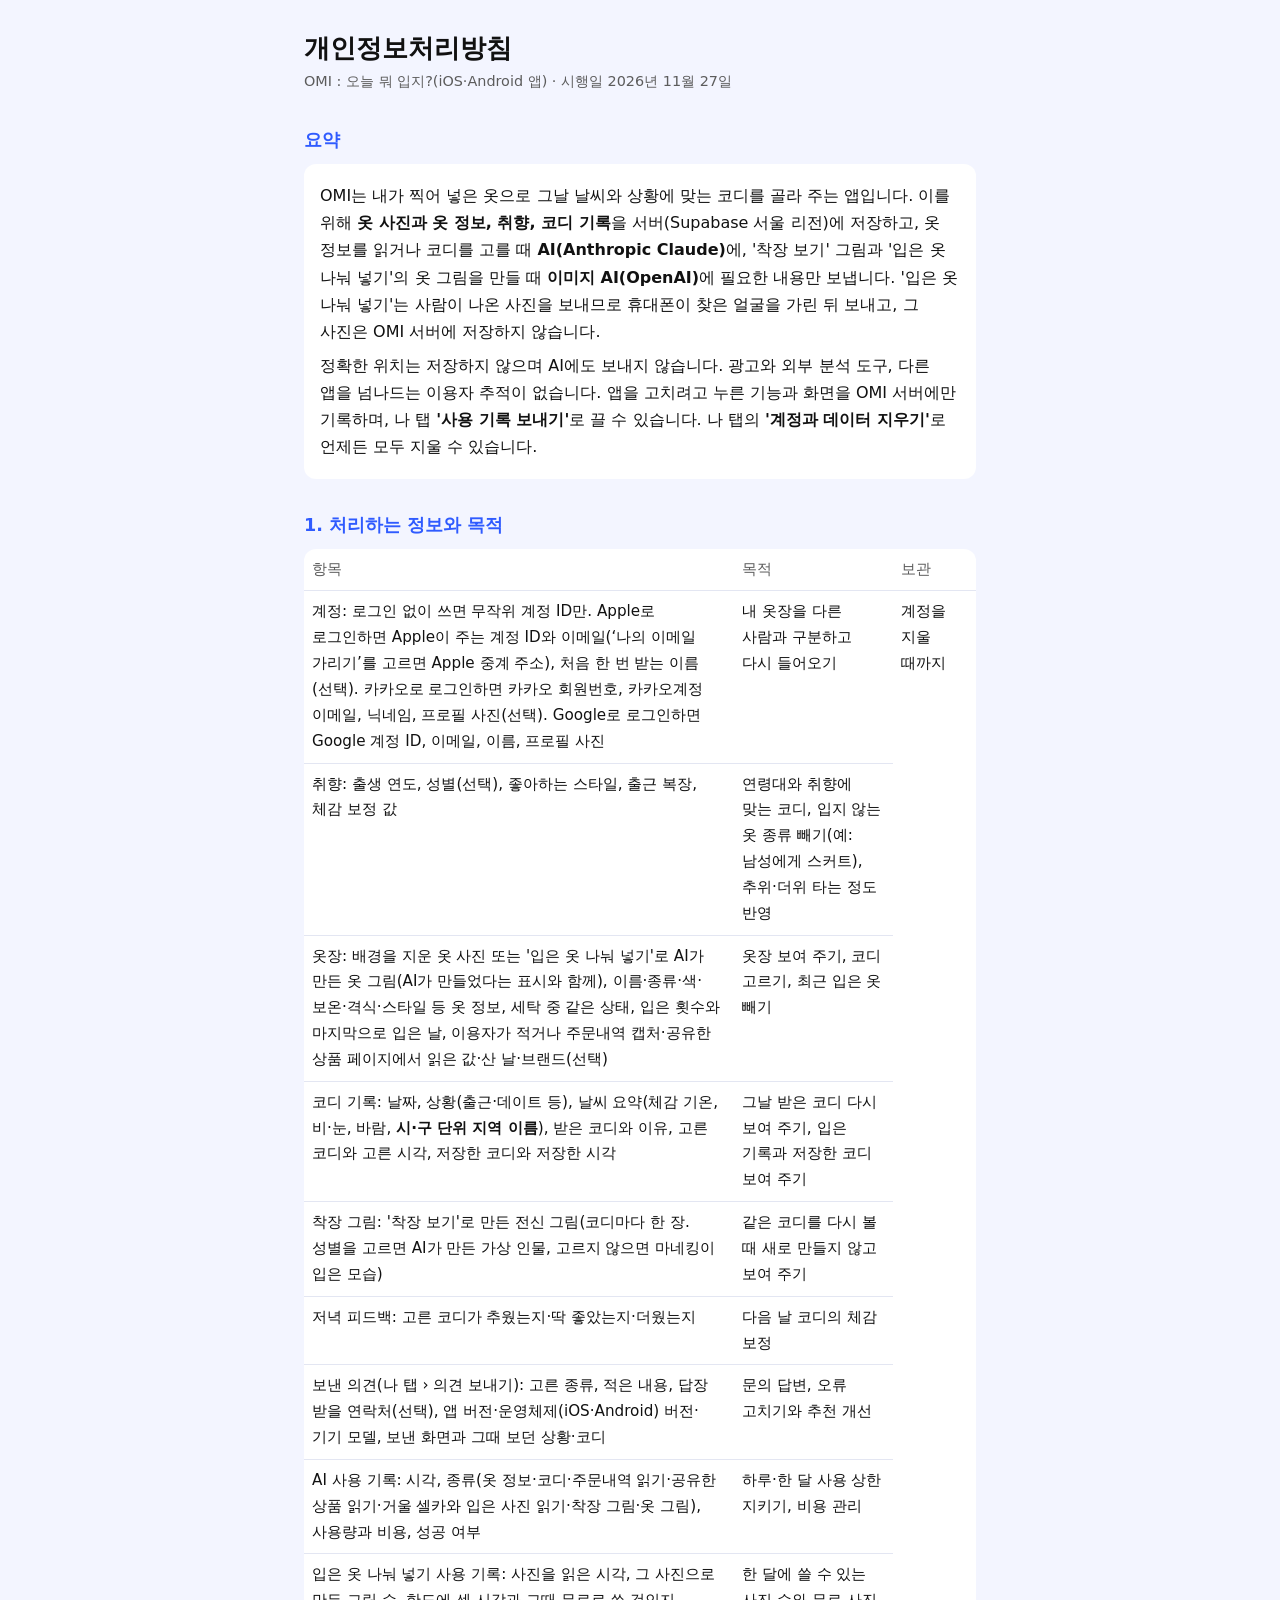
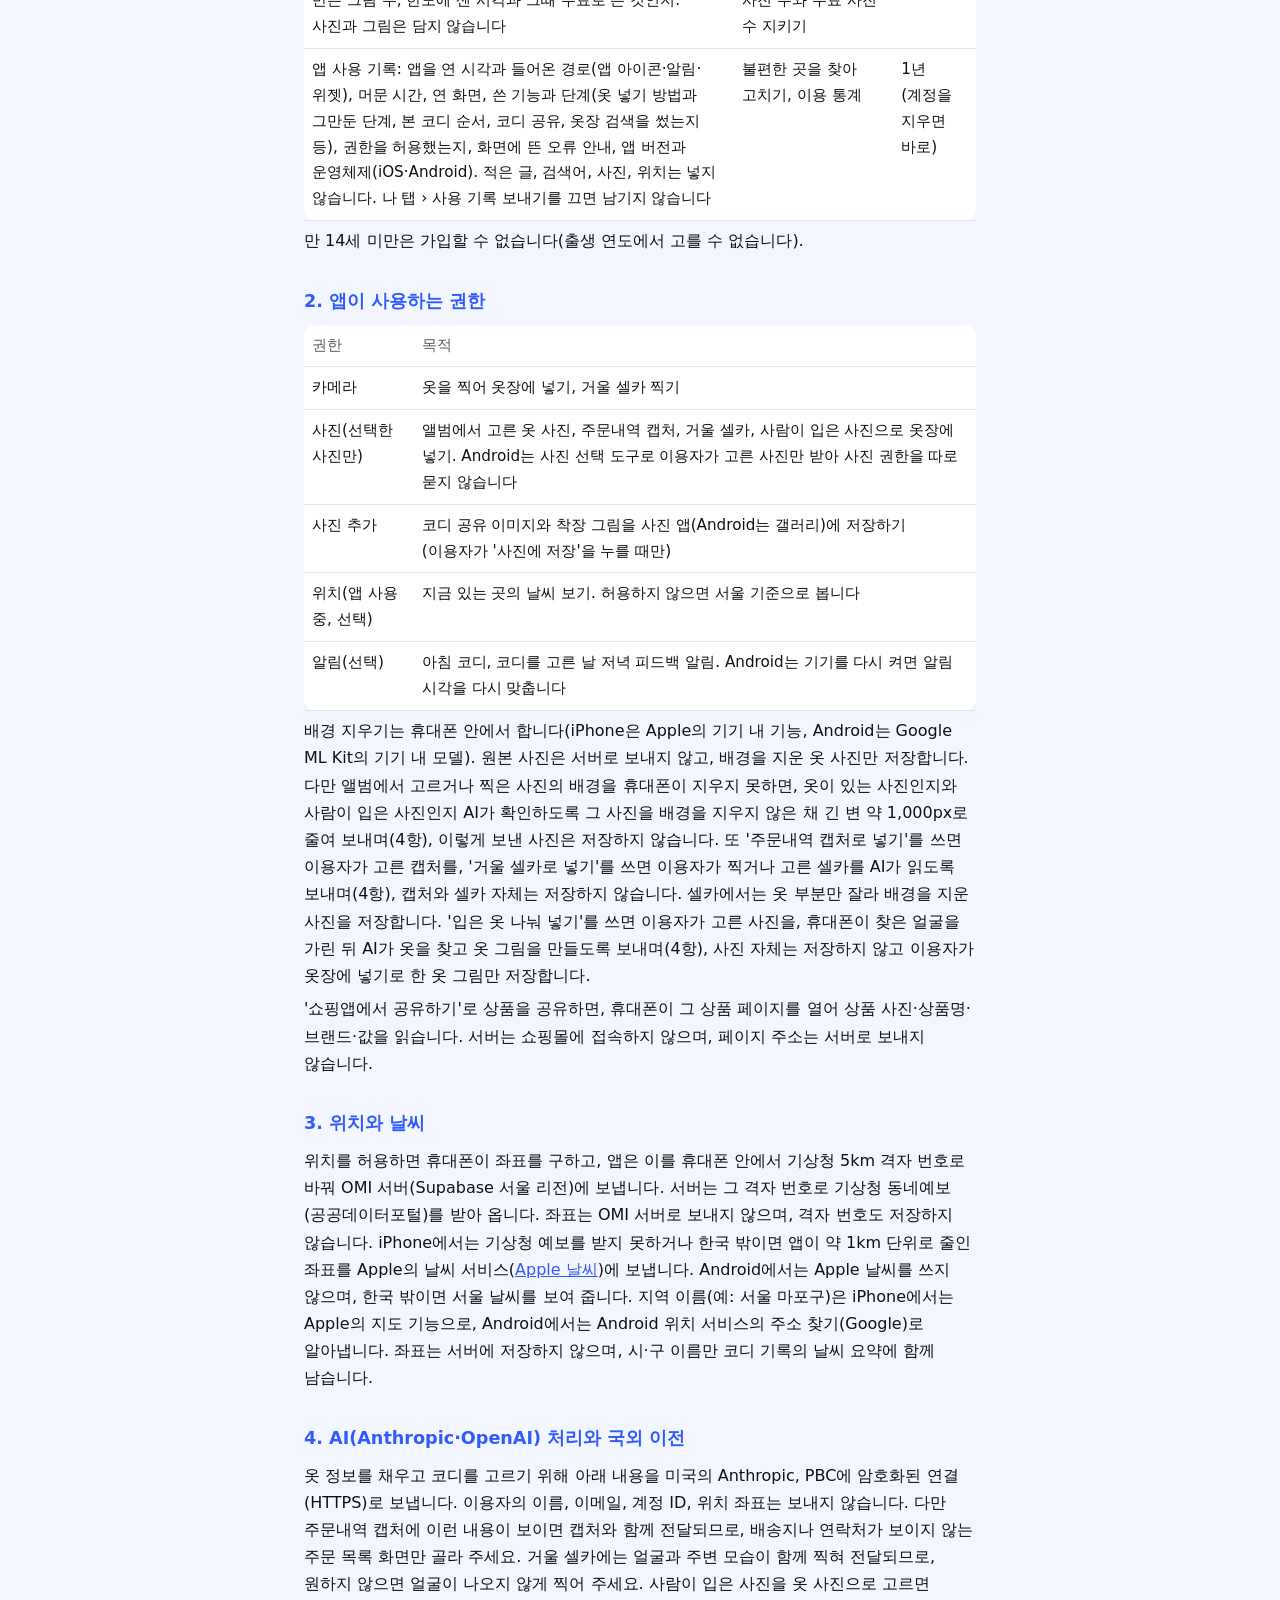
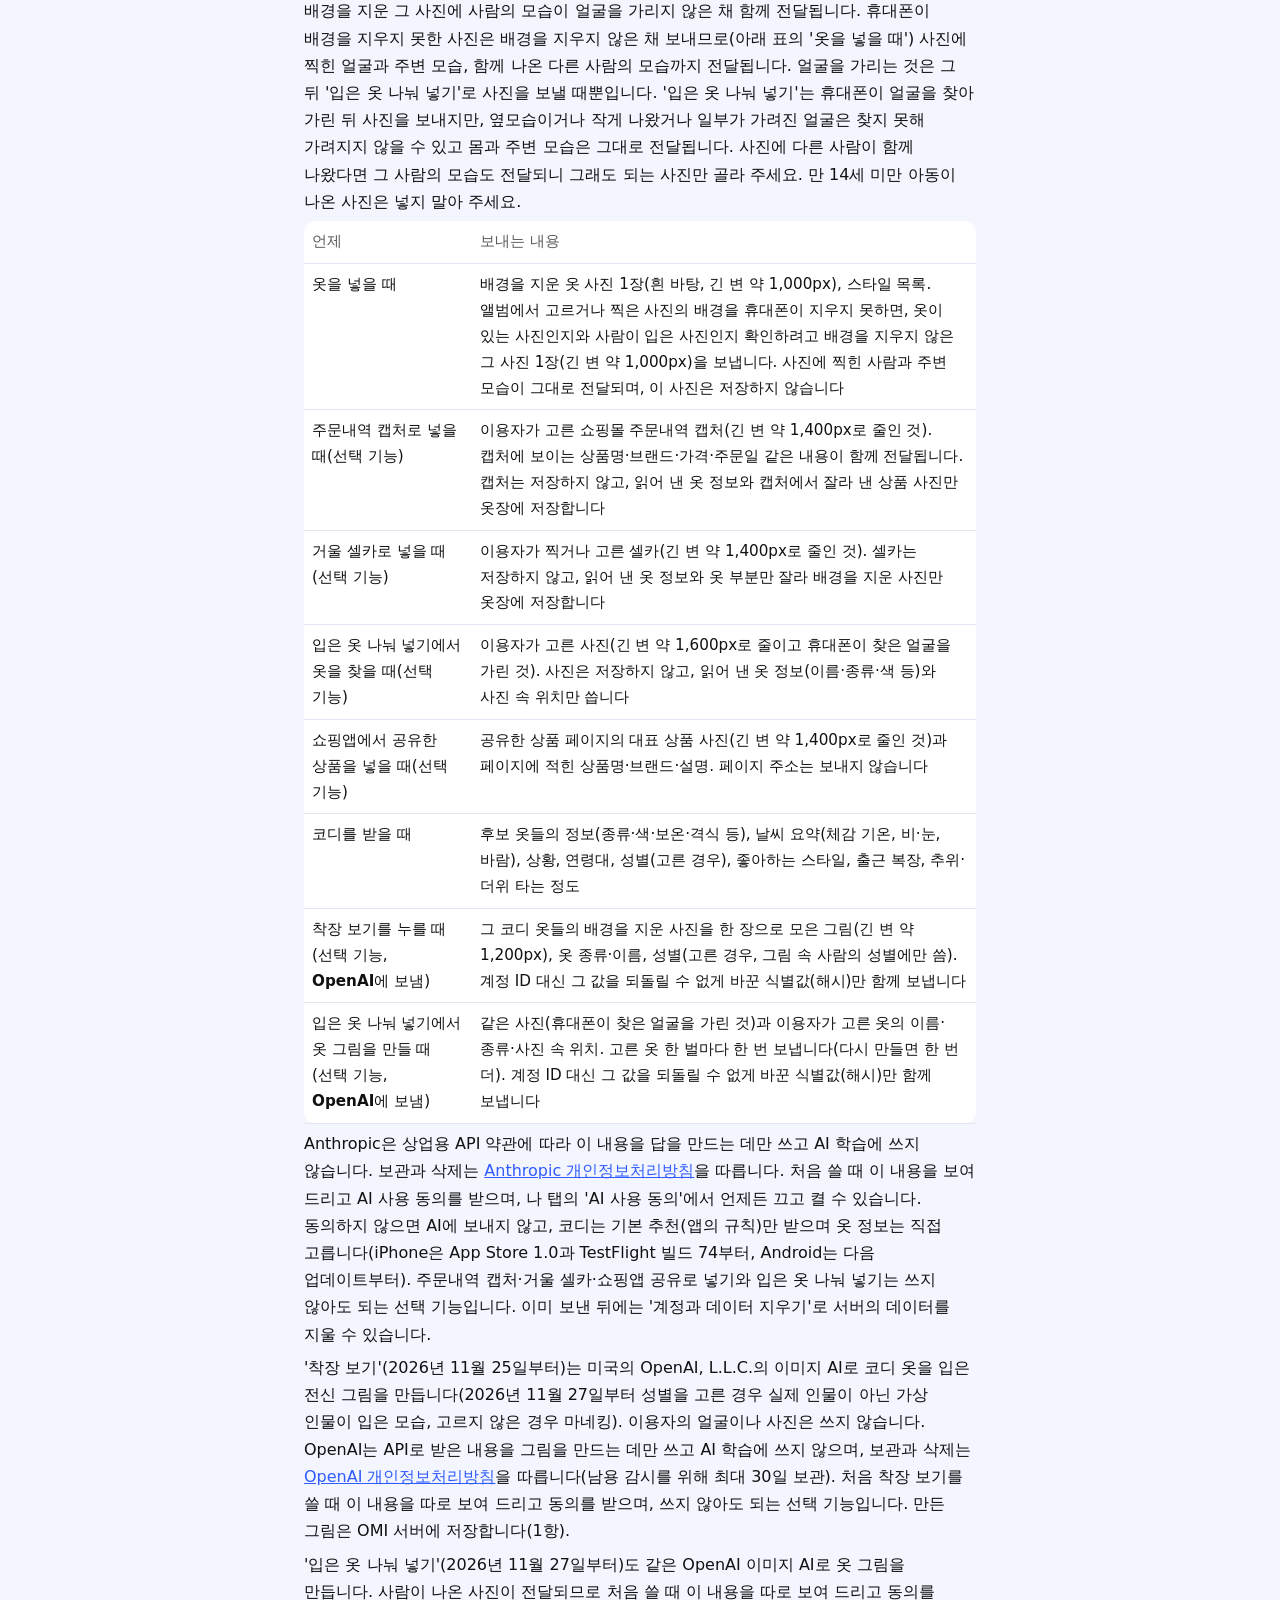
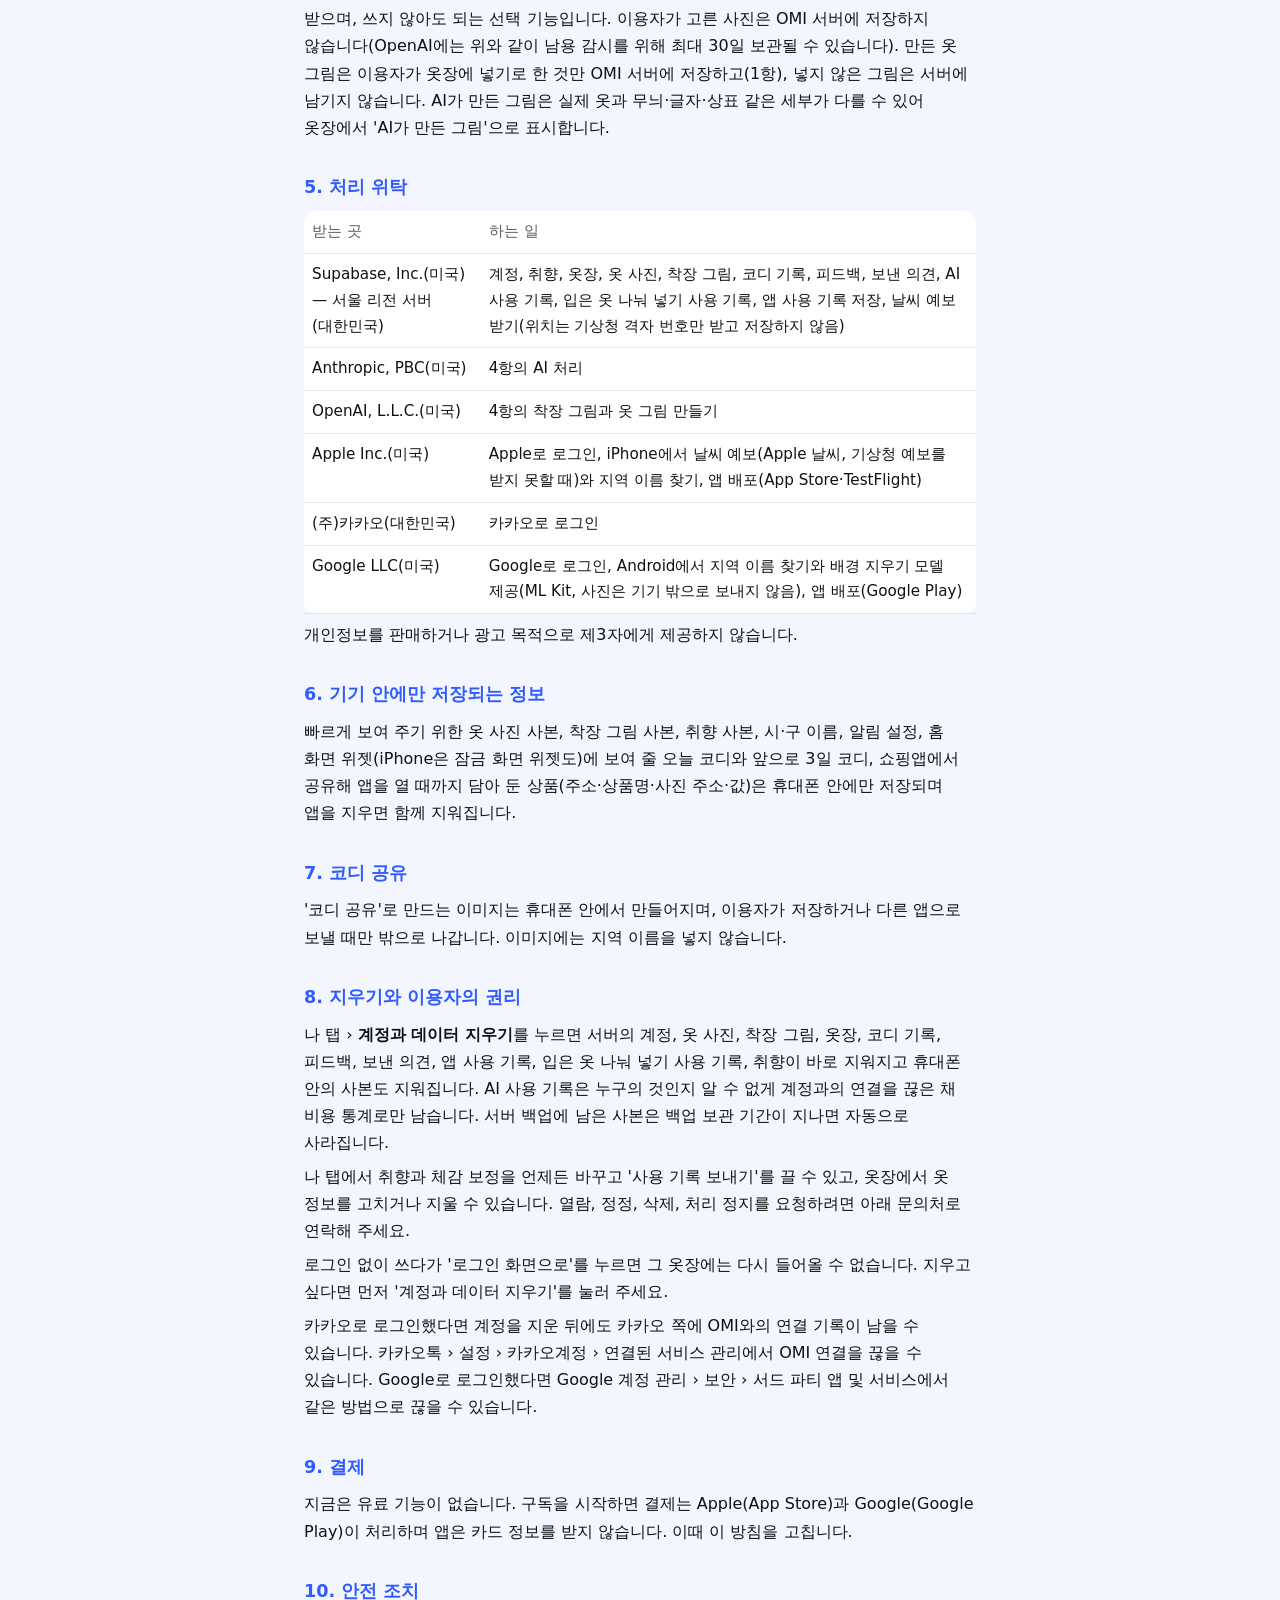
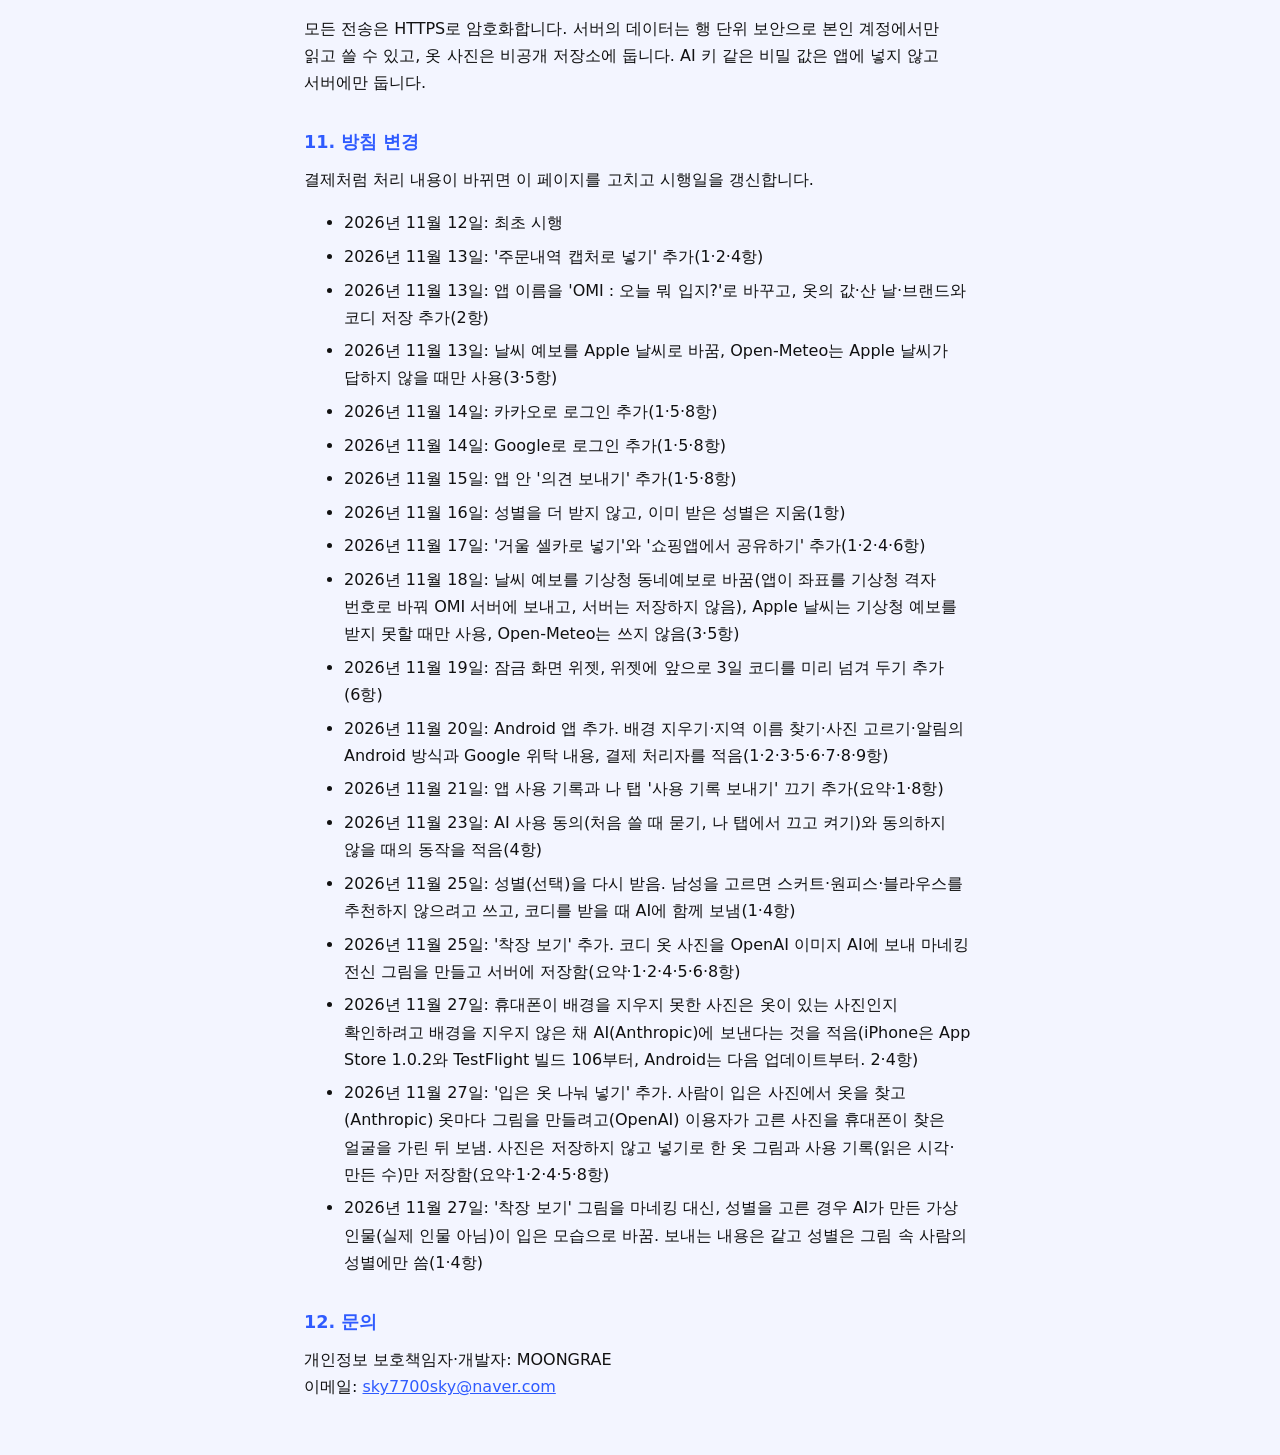
<file: omi/privacy.html>
<!doctype html>
<html lang="ko">
<head>
<meta charset="utf-8">
<meta name="viewport" content="width=device-width, initial-scale=1">
<title>개인정보처리방침 · OMI : 오늘 뭐 입지?</title>
<style>
/* 읽기 쉬운 단순한 페이지. https://kongrae.github.io/omi/privacy.html 에 게시 (저장소 kongrae/kongrae.github.io, 폴더 omi/). 원본: omi 저장소 site/omi/. */
:root { --bg: #F3F5FF; --panel: #FFFFFF; --text: #111111; --muted: #5C5C5C; --accent: #2F5BFF; --line: #E3E6F2; color-scheme: light; }
body { margin: 0; background: var(--bg); color: var(--text); font: 16px/1.7 "Apple SD Gothic Neo", "Malgun Gothic", system-ui, sans-serif; word-break: keep-all; }
main { max-width: 42rem; margin: 0 auto; padding-inline: 16px; padding-block: 32px 48px; }
h1 { font-size: 1.6rem; line-height: 1.3; margin: 0 0 4px; }
h2 { font-size: 1.1rem; margin: 2rem 0 .5rem; color: var(--accent); }
p, li { margin: .4rem 0; }
a { color: var(--accent); }
.meta { color: var(--muted); font-size: .9rem; margin: 0; }
.box { background: var(--panel); border-radius: 12px; padding: 12px 16px; }
.scroll { overflow-x: auto; }
table { width: 100%; border-collapse: collapse; font-size: .95rem; background: var(--panel); border-radius: 12px; }
th, td { text-align: left; padding: 8px 8px; border-bottom: 1px solid var(--line); vertical-align: top; }
th { color: var(--muted); font-weight: 500; }
</style>
</head>
<body>
<main>
  <h1>개인정보처리방침</h1>
  <p class="meta">OMI : 오늘 뭐 입지?(iOS·Android 앱) · 시행일 2026년 11월 27일</p>

  <h2>요약</h2>
  <div class="box">
    <p>OMI는 내가 찍어 넣은 옷으로 그날 날씨와 상황에 맞는 코디를 골라 주는 앱입니다. 이를 위해 <b>옷 사진과 옷 정보, 취향, 코디 기록</b>을 서버(Supabase 서울 리전)에 저장하고, 옷 정보를 읽거나 코디를 고를 때 <b>AI(Anthropic Claude)</b>에, '착장 보기' 그림과 '입은 옷 나눠 넣기'의 옷 그림을 만들 때 <b>이미지 AI(OpenAI)</b>에 필요한 내용만 보냅니다. '입은 옷 나눠 넣기'는 사람이 나온 사진을 보내므로 휴대폰이 찾은 얼굴을 가린 뒤 보내고, 그 사진은 OMI 서버에 저장하지 않습니다.</p>
    <p>정확한 위치는 저장하지 않으며 AI에도 보내지 않습니다. 광고와 외부 분석 도구, 다른 앱을 넘나드는 이용자 추적이 없습니다. 앱을 고치려고 누른 기능과 화면을 OMI 서버에만 기록하며, 나 탭 <b>'사용 기록 보내기'</b>로 끌 수 있습니다. 나 탭의 <b>'계정과 데이터 지우기'</b>로 언제든 모두 지울 수 있습니다.</p>
  </div>

  <h2>1. 처리하는 정보와 목적</h2>
  <div class="scroll"><table>
    <tr><th>항목</th><th>목적</th><th>보관</th></tr>
    <tr><td>계정: 로그인 없이 쓰면 무작위 계정 ID만. Apple로 로그인하면 Apple이 주는 계정 ID와 이메일(‘나의 이메일 가리기’를 고르면 Apple 중계 주소), 처음 한 번 받는 이름(선택). 카카오로 로그인하면 카카오 회원번호, 카카오계정 이메일, 닉네임, 프로필 사진(선택). Google로 로그인하면 Google 계정 ID, 이메일, 이름, 프로필 사진</td><td>내 옷장을 다른 사람과 구분하고 다시 들어오기</td><td rowspan="9">계정을 지울 때까지</td></tr>
    <tr><td>취향: 출생 연도, 성별(선택), 좋아하는 스타일, 출근 복장, 체감 보정 값</td><td>연령대와 취향에 맞는 코디, 입지 않는 옷 종류 빼기(예: 남성에게 스커트), 추위·더위 타는 정도 반영</td></tr>
    <tr><td>옷장: 배경을 지운 옷 사진 또는 '입은 옷 나눠 넣기'로 AI가 만든 옷 그림(AI가 만들었다는 표시와 함께), 이름·종류·색·보온·격식·스타일 등 옷 정보, 세탁 중 같은 상태, 입은 횟수와 마지막으로 입은 날, 이용자가 적거나 주문내역 캡처·공유한 상품 페이지에서 읽은 값·산 날·브랜드(선택)</td><td>옷장 보여 주기, 코디 고르기, 최근 입은 옷 빼기</td></tr>
    <tr><td>코디 기록: 날짜, 상황(출근·데이트 등), 날씨 요약(체감 기온, 비·눈, 바람, <b>시·구 단위 지역 이름</b>), 받은 코디와 이유, 고른 코디와 고른 시각, 저장한 코디와 저장한 시각</td><td>그날 받은 코디 다시 보여 주기, 입은 기록과 저장한 코디 보여 주기</td></tr>
    <tr><td>착장 그림: '착장 보기'로 만든 전신 그림(코디마다 한 장. 성별을 고르면 AI가 만든 가상 인물, 고르지 않으면 마네킹이 입은 모습)</td><td>같은 코디를 다시 볼 때 새로 만들지 않고 보여 주기</td></tr>
    <tr><td>저녁 피드백: 고른 코디가 추웠는지·딱 좋았는지·더웠는지</td><td>다음 날 코디의 체감 보정</td></tr>
    <tr><td>보낸 의견(나 탭 › 의견 보내기): 고른 종류, 적은 내용, 답장 받을 연락처(선택), 앱 버전·운영체제(iOS·Android) 버전·기기 모델, 보낸 화면과 그때 보던 상황·코디</td><td>문의 답변, 오류 고치기와 추천 개선</td></tr>
    <tr><td>AI 사용 기록: 시각, 종류(옷 정보·코디·주문내역 읽기·공유한 상품 읽기·거울 셀카와 입은 사진 읽기·착장 그림·옷 그림), 사용량과 비용, 성공 여부</td><td>하루·한 달 사용 상한 지키기, 비용 관리</td></tr>
    <tr><td>입은 옷 나눠 넣기 사용 기록: 사진을 읽은 시각, 그 사진으로 만든 그림 수, 한도에 센 시각과 그때 무료로 쓴 것인지. 사진과 그림은 담지 않습니다</td><td>한 달에 쓸 수 있는 사진 수와 무료 사진 수 지키기</td></tr>
    <tr><td>앱 사용 기록: 앱을 연 시각과 들어온 경로(앱 아이콘·알림·위젯), 머문 시간, 연 화면, 쓴 기능과 단계(옷 넣기 방법과 그만둔 단계, 본 코디 순서, 코디 공유, 옷장 검색을 썼는지 등), 권한을 허용했는지, 화면에 뜬 오류 안내, 앱 버전과 운영체제(iOS·Android). 적은 글, 검색어, 사진, 위치는 넣지 않습니다. 나 탭 › 사용 기록 보내기를 끄면 남기지 않습니다</td><td>불편한 곳을 찾아 고치기, 이용 통계</td><td>1년(계정을 지우면 바로)</td></tr>
  </table></div>
  <p>만 14세 미만은 가입할 수 없습니다(출생 연도에서 고를 수 없습니다).</p>

  <h2>2. 앱이 사용하는 권한</h2>
  <div class="scroll"><table>
    <tr><th>권한</th><th>목적</th></tr>
    <tr><td>카메라</td><td>옷을 찍어 옷장에 넣기, 거울 셀카 찍기</td></tr>
    <tr><td>사진(선택한 사진만)</td><td>앨범에서 고른 옷 사진, 주문내역 캡처, 거울 셀카, 사람이 입은 사진으로 옷장에 넣기. Android는 사진 선택 도구로 이용자가 고른 사진만 받아 사진 권한을 따로 묻지 않습니다</td></tr>
    <tr><td>사진 추가</td><td>코디 공유 이미지와 착장 그림을 사진 앱(Android는 갤러리)에 저장하기(이용자가 '사진에 저장'을 누를 때만)</td></tr>
    <tr><td>위치(앱 사용 중, 선택)</td><td>지금 있는 곳의 날씨 보기. 허용하지 않으면 서울 기준으로 봅니다</td></tr>
    <tr><td>알림(선택)</td><td>아침 코디, 코디를 고른 날 저녁 피드백 알림. Android는 기기를 다시 켜면 알림 시각을 다시 맞춥니다</td></tr>
  </table></div>
  <p>배경 지우기는 휴대폰 안에서 합니다(iPhone은 Apple의 기기 내 기능, Android는 Google ML Kit의 기기 내 모델). 원본 사진은 서버로 보내지 않고, 배경을 지운 옷 사진만 저장합니다. 다만 앨범에서 고르거나 찍은 사진의 배경을 휴대폰이 지우지 못하면, 옷이 있는 사진인지와 사람이 입은 사진인지 AI가 확인하도록 그 사진을 배경을 지우지 않은 채 긴 변 약 1,000px로 줄여 보내며(4항), 이렇게 보낸 사진은 저장하지 않습니다. 또 '주문내역 캡처로 넣기'를 쓰면 이용자가 고른 캡처를, '거울 셀카로 넣기'를 쓰면 이용자가 찍거나 고른 셀카를 AI가 읽도록 보내며(4항), 캡처와 셀카 자체는 저장하지 않습니다. 셀카에서는 옷 부분만 잘라 배경을 지운 사진을 저장합니다. '입은 옷 나눠 넣기'를 쓰면 이용자가 고른 사진을, 휴대폰이 찾은 얼굴을 가린 뒤 AI가 옷을 찾고 옷 그림을 만들도록 보내며(4항), 사진 자체는 저장하지 않고 이용자가 옷장에 넣기로 한 옷 그림만 저장합니다.</p>
  <p>'쇼핑앱에서 공유하기'로 상품을 공유하면, 휴대폰이 그 상품 페이지를 열어 상품 사진·상품명·브랜드·값을 읽습니다. 서버는 쇼핑몰에 접속하지 않으며, 페이지 주소는 서버로 보내지 않습니다.</p>

  <h2>3. 위치와 날씨</h2>
  <p>위치를 허용하면 휴대폰이 좌표를 구하고, 앱은 이를 휴대폰 안에서 기상청 5km 격자 번호로 바꿔 OMI 서버(Supabase 서울 리전)에 보냅니다. 서버는 그 격자 번호로 기상청 동네예보(공공데이터포털)를 받아 옵니다. 좌표는 OMI 서버로 보내지 않으며, 격자 번호도 저장하지 않습니다. iPhone에서는 기상청 예보를 받지 못하거나 한국 밖이면 앱이 약 1km 단위로 줄인 좌표를 Apple의 날씨 서비스(<a href="https://weatherkit.apple.com/legal-attribution.html">Apple 날씨</a>)에 보냅니다. Android에서는 Apple 날씨를 쓰지 않으며, 한국 밖이면 서울 날씨를 보여 줍니다. 지역 이름(예: 서울 마포구)은 iPhone에서는 Apple의 지도 기능으로, Android에서는 Android 위치 서비스의 주소 찾기(Google)로 알아냅니다. 좌표는 서버에 저장하지 않으며, 시·구 이름만 코디 기록의 날씨 요약에 함께 남습니다.</p>

  <h2>4. AI(Anthropic·OpenAI) 처리와 국외 이전</h2>
  <p>옷 정보를 채우고 코디를 고르기 위해 아래 내용을 미국의 Anthropic, PBC에 암호화된 연결(HTTPS)로 보냅니다. 이용자의 이름, 이메일, 계정 ID, 위치 좌표는 보내지 않습니다. 다만 주문내역 캡처에 이런 내용이 보이면 캡처와 함께 전달되므로, 배송지나 연락처가 보이지 않는 주문 목록 화면만 골라 주세요. 거울 셀카에는 얼굴과 주변 모습이 함께 찍혀 전달되므로, 원하지 않으면 얼굴이 나오지 않게 찍어 주세요. 사람이 입은 사진을 옷 사진으로 고르면 배경을 지운 그 사진에 사람의 모습이 얼굴을 가리지 않은 채 함께 전달됩니다. 휴대폰이 배경을 지우지 못한 사진은 배경을 지우지 않은 채 보내므로(아래 표의 '옷을 넣을 때') 사진에 찍힌 얼굴과 주변 모습, 함께 나온 다른 사람의 모습까지 전달됩니다. 얼굴을 가리는 것은 그 뒤 '입은 옷 나눠 넣기'로 사진을 보낼 때뿐입니다. '입은 옷 나눠 넣기'는 휴대폰이 얼굴을 찾아 가린 뒤 사진을 보내지만, 옆모습이거나 작게 나왔거나 일부가 가려진 얼굴은 찾지 못해 가려지지 않을 수 있고 몸과 주변 모습은 그대로 전달됩니다. 사진에 다른 사람이 함께 나왔다면 그 사람의 모습도 전달되니 그래도 되는 사진만 골라 주세요. 만 14세 미만 아동이 나온 사진은 넣지 말아 주세요.</p>
  <div class="scroll"><table>
    <tr><th>언제</th><th>보내는 내용</th></tr>
    <tr><td>옷을 넣을 때</td><td>배경을 지운 옷 사진 1장(흰 바탕, 긴 변 약 1,000px), 스타일 목록. 앨범에서 고르거나 찍은 사진의 배경을 휴대폰이 지우지 못하면, 옷이 있는 사진인지와 사람이 입은 사진인지 확인하려고 배경을 지우지 않은 그 사진 1장(긴 변 약 1,000px)을 보냅니다. 사진에 찍힌 사람과 주변 모습이 그대로 전달되며, 이 사진은 저장하지 않습니다</td></tr>
    <tr><td>주문내역 캡처로 넣을 때(선택 기능)</td><td>이용자가 고른 쇼핑몰 주문내역 캡처(긴 변 약 1,400px로 줄인 것). 캡처에 보이는 상품명·브랜드·가격·주문일 같은 내용이 함께 전달됩니다. 캡처는 저장하지 않고, 읽어 낸 옷 정보와 캡처에서 잘라 낸 상품 사진만 옷장에 저장합니다</td></tr>
    <tr><td>거울 셀카로 넣을 때(선택 기능)</td><td>이용자가 찍거나 고른 셀카(긴 변 약 1,400px로 줄인 것). 셀카는 저장하지 않고, 읽어 낸 옷 정보와 옷 부분만 잘라 배경을 지운 사진만 옷장에 저장합니다</td></tr>
    <tr><td>입은 옷 나눠 넣기에서 옷을 찾을 때(선택 기능)</td><td>이용자가 고른 사진(긴 변 약 1,600px로 줄이고 휴대폰이 찾은 얼굴을 가린 것). 사진은 저장하지 않고, 읽어 낸 옷 정보(이름·종류·색 등)와 사진 속 위치만 씁니다</td></tr>
    <tr><td>쇼핑앱에서 공유한 상품을 넣을 때(선택 기능)</td><td>공유한 상품 페이지의 대표 상품 사진(긴 변 약 1,400px로 줄인 것)과 페이지에 적힌 상품명·브랜드·설명. 페이지 주소는 보내지 않습니다</td></tr>
    <tr><td>코디를 받을 때</td><td>후보 옷들의 정보(종류·색·보온·격식 등), 날씨 요약(체감 기온, 비·눈, 바람), 상황, 연령대, 성별(고른 경우), 좋아하는 스타일, 출근 복장, 추위·더위 타는 정도</td></tr>
    <tr><td>착장 보기를 누를 때(선택 기능, <b>OpenAI</b>에 보냄)</td><td>그 코디 옷들의 배경을 지운 사진을 한 장으로 모은 그림(긴 변 약 1,200px), 옷 종류·이름, 성별(고른 경우, 그림 속 사람의 성별에만 씀). 계정 ID 대신 그 값을 되돌릴 수 없게 바꾼 식별값(해시)만 함께 보냅니다</td></tr>
    <tr><td>입은 옷 나눠 넣기에서 옷 그림을 만들 때(선택 기능, <b>OpenAI</b>에 보냄)</td><td>같은 사진(휴대폰이 찾은 얼굴을 가린 것)과 이용자가 고른 옷의 이름·종류·사진 속 위치. 고른 옷 한 벌마다 한 번 보냅니다(다시 만들면 한 번 더). 계정 ID 대신 그 값을 되돌릴 수 없게 바꾼 식별값(해시)만 함께 보냅니다</td></tr>
  </table></div>
  <p>Anthropic은 상업용 API 약관에 따라 이 내용을 답을 만드는 데만 쓰고 AI 학습에 쓰지 않습니다. 보관과 삭제는 <a href="https://www.anthropic.com/legal/privacy">Anthropic 개인정보처리방침</a>을 따릅니다. 처음 쓸 때 이 내용을 보여 드리고 AI 사용 동의를 받으며, 나 탭의 'AI 사용 동의'에서 언제든 끄고 켤 수 있습니다. 동의하지 않으면 AI에 보내지 않고, 코디는 기본 추천(앱의 규칙)만 받으며 옷 정보는 직접 고릅니다(iPhone은 App Store 1.0과 TestFlight 빌드 74부터, Android는 다음 업데이트부터). 주문내역 캡처·거울 셀카·쇼핑앱 공유로 넣기와 입은 옷 나눠 넣기는 쓰지 않아도 되는 선택 기능입니다. 이미 보낸 뒤에는 '계정과 데이터 지우기'로 서버의 데이터를 지울 수 있습니다.</p>
  <p>'착장 보기'(2026년 11월 25일부터)는 미국의 OpenAI, L.L.C.의 이미지 AI로 코디 옷을 입은 전신 그림을 만듭니다(2026년 11월 27일부터 성별을 고른 경우 실제 인물이 아닌 가상 인물이 입은 모습, 고르지 않은 경우 마네킹). 이용자의 얼굴이나 사진은 쓰지 않습니다. OpenAI는 API로 받은 내용을 그림을 만드는 데만 쓰고 AI 학습에 쓰지 않으며, 보관과 삭제는 <a href="https://openai.com/policies/privacy-policy/">OpenAI 개인정보처리방침</a>을 따릅니다(남용 감시를 위해 최대 30일 보관). 처음 착장 보기를 쓸 때 이 내용을 따로 보여 드리고 동의를 받으며, 쓰지 않아도 되는 선택 기능입니다. 만든 그림은 OMI 서버에 저장합니다(1항).</p>
  <p>'입은 옷 나눠 넣기'(2026년 11월 27일부터)도 같은 OpenAI 이미지 AI로 옷 그림을 만듭니다. 사람이 나온 사진이 전달되므로 처음 쓸 때 이 내용을 따로 보여 드리고 동의를 받으며, 쓰지 않아도 되는 선택 기능입니다. 이용자가 고른 사진은 OMI 서버에 저장하지 않습니다(OpenAI에는 위와 같이 남용 감시를 위해 최대 30일 보관될 수 있습니다). 만든 옷 그림은 이용자가 옷장에 넣기로 한 것만 OMI 서버에 저장하고(1항), 넣지 않은 그림은 서버에 남기지 않습니다. AI가 만든 그림은 실제 옷과 무늬·글자·상표 같은 세부가 다를 수 있어 옷장에서 'AI가 만든 그림'으로 표시합니다.</p>

  <h2>5. 처리 위탁</h2>
  <div class="scroll"><table>
    <tr><th>받는 곳</th><th>하는 일</th></tr>
    <tr><td>Supabase, Inc.(미국) — 서울 리전 서버(대한민국)</td><td>계정, 취향, 옷장, 옷 사진, 착장 그림, 코디 기록, 피드백, 보낸 의견, AI 사용 기록, 입은 옷 나눠 넣기 사용 기록, 앱 사용 기록 저장, 날씨 예보 받기(위치는 기상청 격자 번호만 받고 저장하지 않음)</td></tr>
    <tr><td>Anthropic, PBC(미국)</td><td>4항의 AI 처리</td></tr>
    <tr><td>OpenAI, L.L.C.(미국)</td><td>4항의 착장 그림과 옷 그림 만들기</td></tr>
    <tr><td>Apple Inc.(미국)</td><td>Apple로 로그인, iPhone에서 날씨 예보(Apple 날씨, 기상청 예보를 받지 못할 때)와 지역 이름 찾기, 앱 배포(App Store·TestFlight)</td></tr>
    <tr><td>(주)카카오(대한민국)</td><td>카카오로 로그인</td></tr>
    <tr><td>Google LLC(미국)</td><td>Google로 로그인, Android에서 지역 이름 찾기와 배경 지우기 모델 제공(ML Kit, 사진은 기기 밖으로 보내지 않음), 앱 배포(Google Play)</td></tr>
  </table></div>
  <p>개인정보를 판매하거나 광고 목적으로 제3자에게 제공하지 않습니다.</p>

  <h2>6. 기기 안에만 저장되는 정보</h2>
  <p>빠르게 보여 주기 위한 옷 사진 사본, 착장 그림 사본, 취향 사본, 시·구 이름, 알림 설정, 홈 화면 위젯(iPhone은 잠금 화면 위젯도)에 보여 줄 오늘 코디와 앞으로 3일 코디, 쇼핑앱에서 공유해 앱을 열 때까지 담아 둔 상품(주소·상품명·사진 주소·값)은 휴대폰 안에만 저장되며 앱을 지우면 함께 지워집니다.</p>

  <h2>7. 코디 공유</h2>
  <p>'코디 공유'로 만드는 이미지는 휴대폰 안에서 만들어지며, 이용자가 저장하거나 다른 앱으로 보낼 때만 밖으로 나갑니다. 이미지에는 지역 이름을 넣지 않습니다.</p>

  <h2>8. 지우기와 이용자의 권리</h2>
  <p>나 탭 › <b>계정과 데이터 지우기</b>를 누르면 서버의 계정, 옷 사진, 착장 그림, 옷장, 코디 기록, 피드백, 보낸 의견, 앱 사용 기록, 입은 옷 나눠 넣기 사용 기록, 취향이 바로 지워지고 휴대폰 안의 사본도 지워집니다. AI 사용 기록은 누구의 것인지 알 수 없게 계정과의 연결을 끊은 채 비용 통계로만 남습니다. 서버 백업에 남은 사본은 백업 보관 기간이 지나면 자동으로 사라집니다.</p>
  <p>나 탭에서 취향과 체감 보정을 언제든 바꾸고 '사용 기록 보내기'를 끌 수 있고, 옷장에서 옷 정보를 고치거나 지울 수 있습니다. 열람, 정정, 삭제, 처리 정지를 요청하려면 아래 문의처로 연락해 주세요.</p>
  <p>로그인 없이 쓰다가 '로그인 화면으로'를 누르면 그 옷장에는 다시 들어올 수 없습니다. 지우고 싶다면 먼저 '계정과 데이터 지우기'를 눌러 주세요.</p>
  <p>카카오로 로그인했다면 계정을 지운 뒤에도 카카오 쪽에 OMI와의 연결 기록이 남을 수 있습니다. 카카오톡 › 설정 › 카카오계정 › 연결된 서비스 관리에서 OMI 연결을 끊을 수 있습니다. Google로 로그인했다면 Google 계정 관리 › 보안 › 서드 파티 앱 및 서비스에서 같은 방법으로 끊을 수 있습니다.</p>

  <h2>9. 결제</h2>
  <p>지금은 유료 기능이 없습니다. 구독을 시작하면 결제는 Apple(App Store)과 Google(Google Play)이 처리하며 앱은 카드 정보를 받지 않습니다. 이때 이 방침을 고칩니다.</p>

  <h2>10. 안전 조치</h2>
  <p>모든 전송은 HTTPS로 암호화합니다. 서버의 데이터는 행 단위 보안으로 본인 계정에서만 읽고 쓸 수 있고, 옷 사진은 비공개 저장소에 둡니다. AI 키 같은 비밀 값은 앱에 넣지 않고 서버에만 둡니다.</p>

  <h2>11. 방침 변경</h2>
  <p>결제처럼 처리 내용이 바뀌면 이 페이지를 고치고 시행일을 갱신합니다.</p>
  <ul>
    <li>2026년 11월 12일: 최초 시행</li>
    <li>2026년 11월 13일: '주문내역 캡처로 넣기' 추가(1·2·4항)</li>
    <li>2026년 11월 13일: 앱 이름을 'OMI : 오늘 뭐 입지?'로 바꾸고, 옷의 값·산 날·브랜드와 코디 저장 추가(2항)</li>
    <li>2026년 11월 13일: 날씨 예보를 Apple 날씨로 바꿈, Open-Meteo는 Apple 날씨가 답하지 않을 때만 사용(3·5항)</li>
    <li>2026년 11월 14일: 카카오로 로그인 추가(1·5·8항)</li>
    <li>2026년 11월 14일: Google로 로그인 추가(1·5·8항)</li>
    <li>2026년 11월 15일: 앱 안 '의견 보내기' 추가(1·5·8항)</li>
    <li>2026년 11월 16일: 성별을 더 받지 않고, 이미 받은 성별은 지움(1항)</li>
    <li>2026년 11월 17일: '거울 셀카로 넣기'와 '쇼핑앱에서 공유하기' 추가(1·2·4·6항)</li>
    <li>2026년 11월 18일: 날씨 예보를 기상청 동네예보로 바꿈(앱이 좌표를 기상청 격자 번호로 바꿔 OMI 서버에 보내고, 서버는 저장하지 않음), Apple 날씨는 기상청 예보를 받지 못할 때만 사용, Open-Meteo는 쓰지 않음(3·5항)</li>
    <li>2026년 11월 19일: 잠금 화면 위젯, 위젯에 앞으로 3일 코디를 미리 넘겨 두기 추가(6항)</li>
    <li>2026년 11월 20일: Android 앱 추가. 배경 지우기·지역 이름 찾기·사진 고르기·알림의 Android 방식과 Google 위탁 내용, 결제 처리자를 적음(1·2·3·5·6·7·8·9항)</li>
    <li>2026년 11월 21일: 앱 사용 기록과 나 탭 '사용 기록 보내기' 끄기 추가(요약·1·8항)</li>
    <li>2026년 11월 23일: AI 사용 동의(처음 쓸 때 묻기, 나 탭에서 끄고 켜기)와 동의하지 않을 때의 동작을 적음(4항)</li>
    <li>2026년 11월 25일: 성별(선택)을 다시 받음. 남성을 고르면 스커트·원피스·블라우스를 추천하지 않으려고 쓰고, 코디를 받을 때 AI에 함께 보냄(1·4항)</li>
    <li>2026년 11월 25일: '착장 보기' 추가. 코디 옷 사진을 OpenAI 이미지 AI에 보내 마네킹 전신 그림을 만들고 서버에 저장함(요약·1·2·4·5·6·8항)</li>
    <li>2026년 11월 27일: 휴대폰이 배경을 지우지 못한 사진은 옷이 있는 사진인지 확인하려고 배경을 지우지 않은 채 AI(Anthropic)에 보낸다는 것을 적음(iPhone은 App Store 1.0.2와 TestFlight 빌드 106부터, Android는 다음 업데이트부터. 2·4항)</li>
    <li>2026년 11월 27일: '입은 옷 나눠 넣기' 추가. 사람이 입은 사진에서 옷을 찾고(Anthropic) 옷마다 그림을 만들려고(OpenAI) 이용자가 고른 사진을 휴대폰이 찾은 얼굴을 가린 뒤 보냄. 사진은 저장하지 않고 넣기로 한 옷 그림과 사용 기록(읽은 시각·만든 수)만 저장함(요약·1·2·4·5·8항)</li>
    <li>2026년 11월 27일: '착장 보기' 그림을 마네킹 대신, 성별을 고른 경우 AI가 만든 가상 인물(실제 인물 아님)이 입은 모습으로 바꿈. 보내는 내용은 같고 성별은 그림 속 사람의 성별에만 씀(1·4항)</li>
  </ul>

  <h2>12. 문의</h2>
  <p>개인정보 보호책임자·개발자: MOONGRAE<br>이메일: <a href="mailto:sky7700sky@naver.com">sky7700sky@naver.com</a></p>
</main>
</body>
</html>
</file>
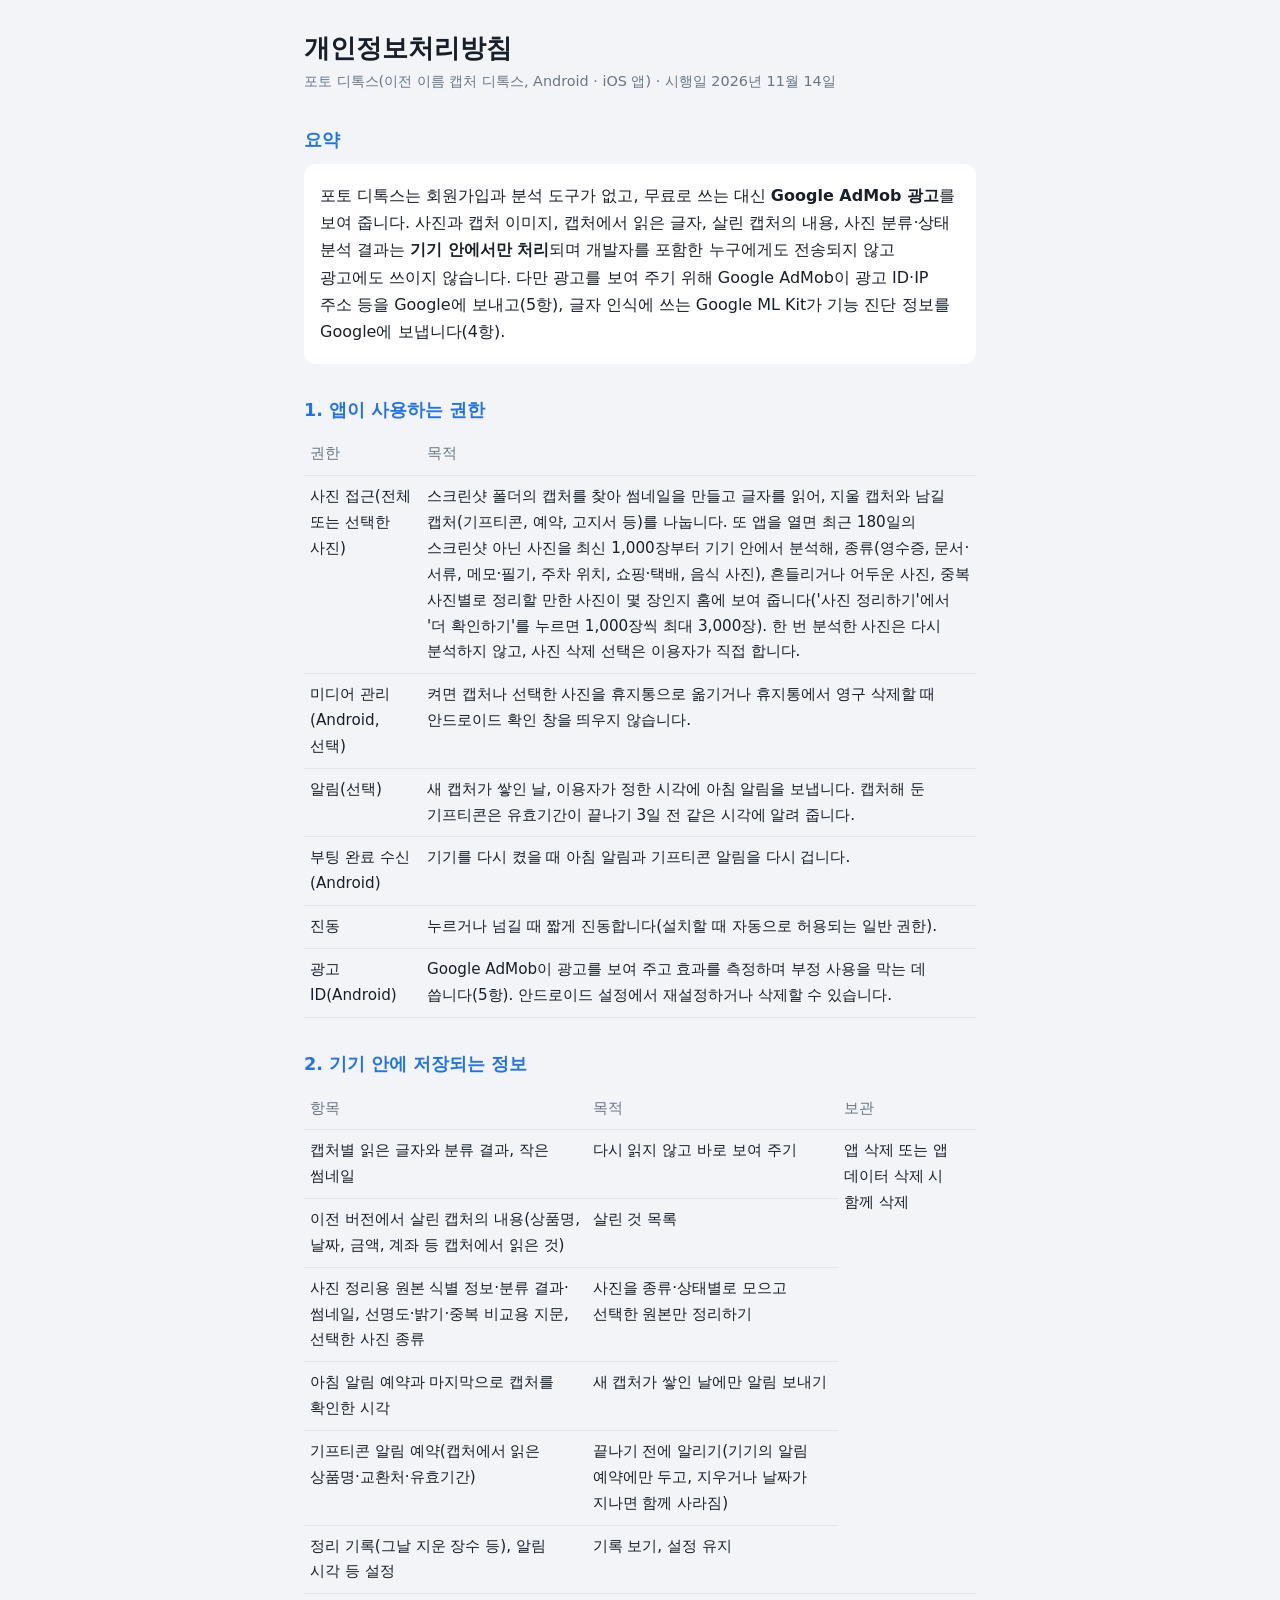
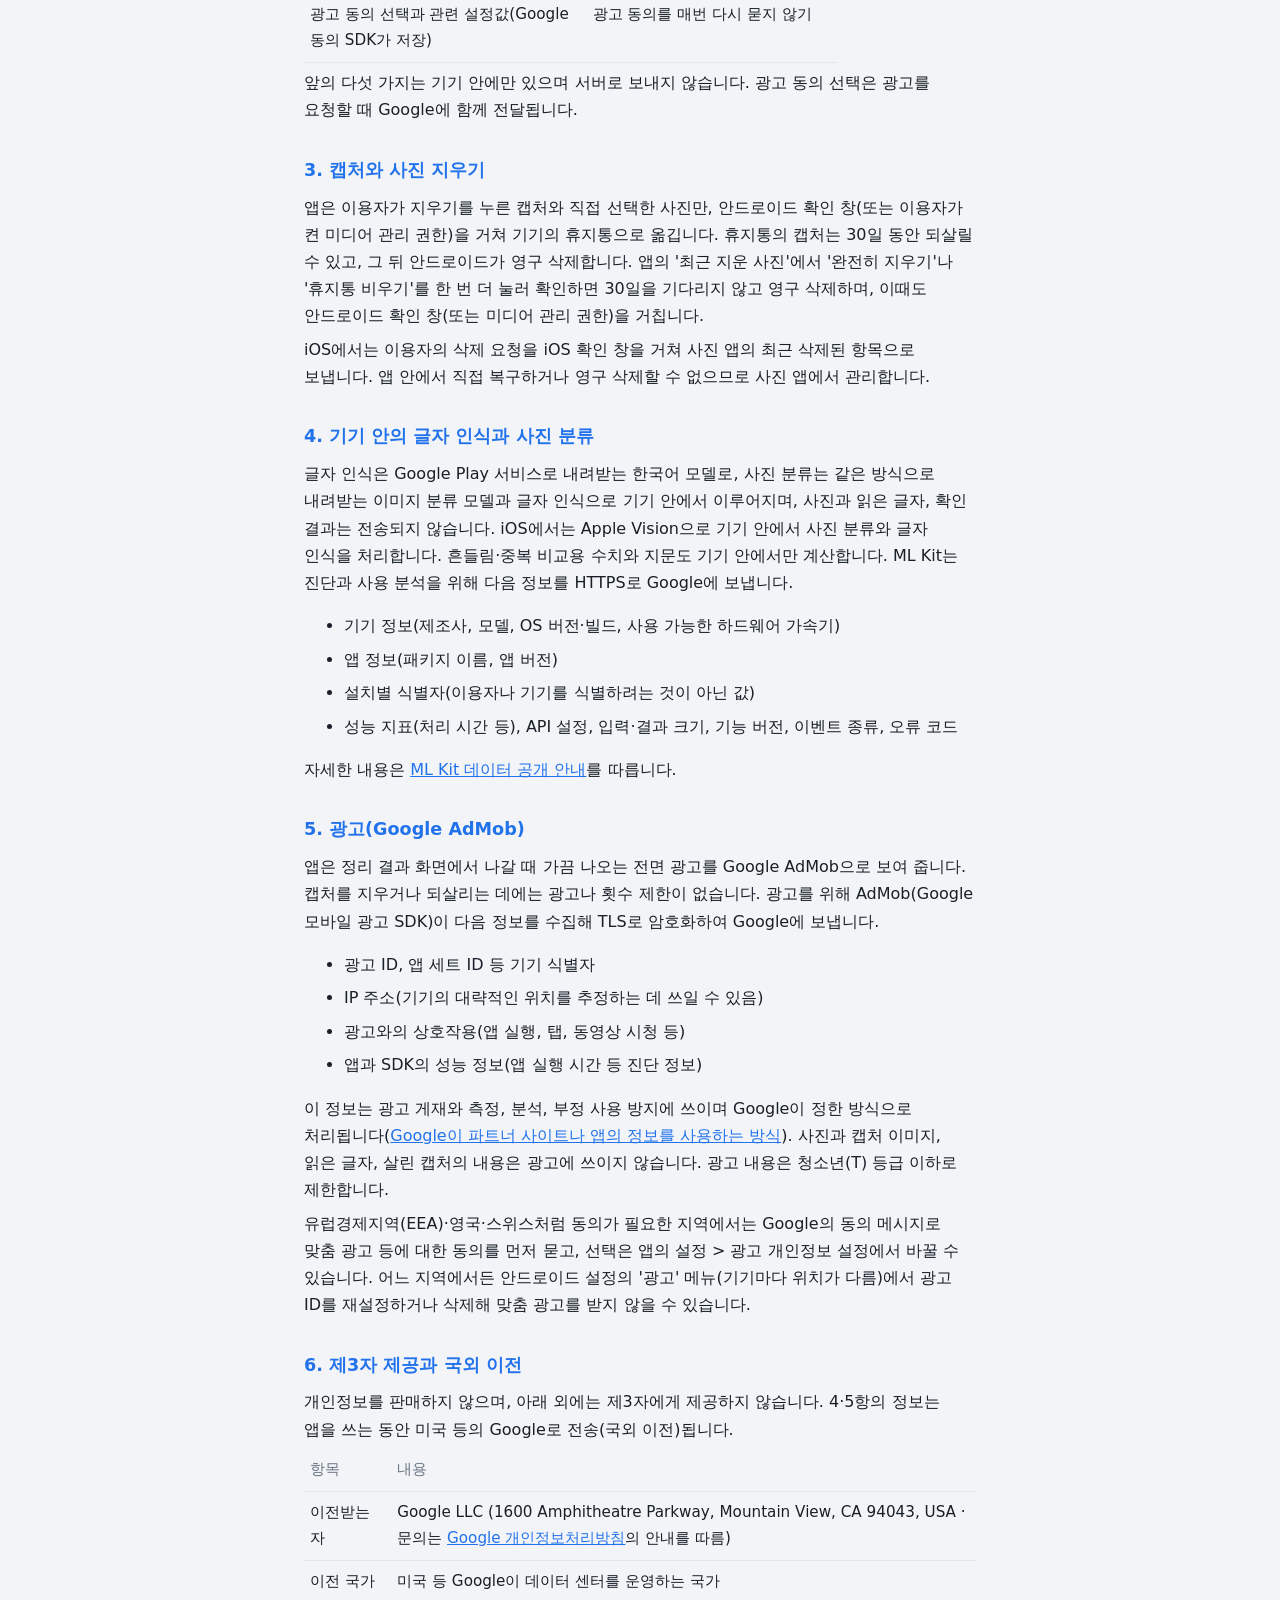
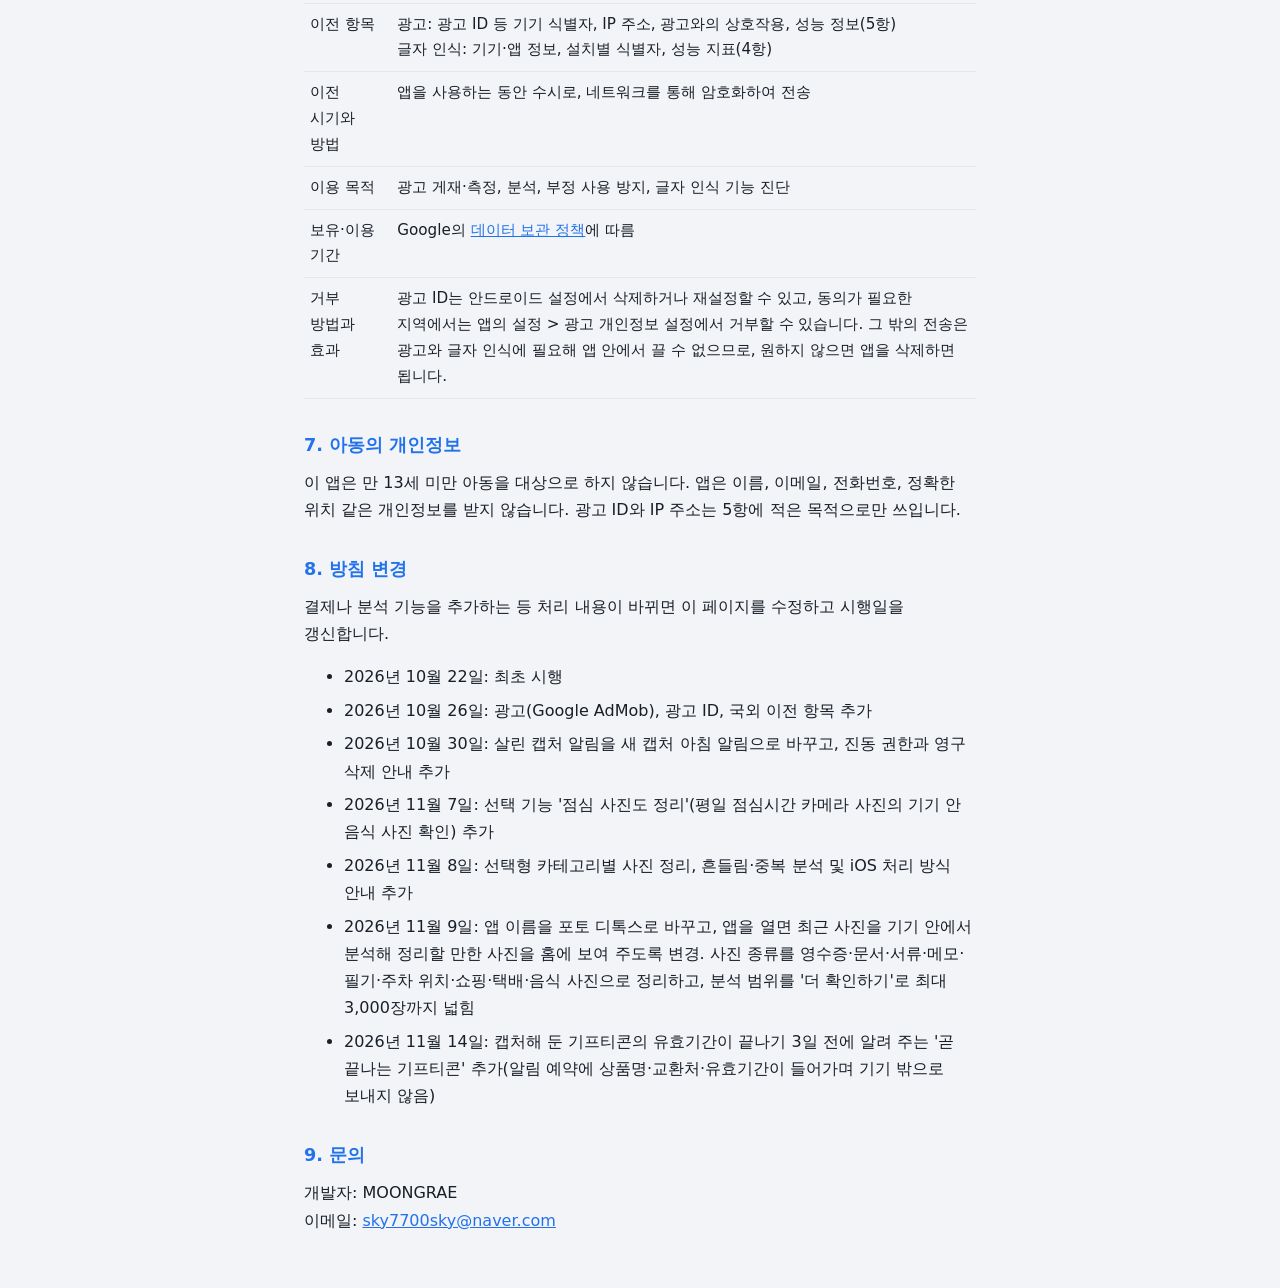
<file: photo-detox/privacy.html>
<!doctype html>
<html lang="ko">
<head>
<meta charset="utf-8">
<meta name="viewport" content="width=device-width, initial-scale=1">
<title>개인정보처리방침 · 포토 디톡스</title>
<style>
/* Plain reading page in the app's light palette. Published at https://kongrae.github.io/photo-detox/privacy.html (repository kongrae/kongrae.github.io, folder photo-detox/; until 2026-11-10 it was in the gh-pages of water-sort-survival under capture-detox/, docs/ANDROID.md). */
:root { --bg: #F2F4F7; --panel: #FFFFFF; --text: #191F28; --muted: #6B7684; --accent: #2272EB; --line: #E5E8EB; color-scheme: light; }
body { margin: 0; background: var(--bg); color: var(--text); font: 16px/1.7 "Apple SD Gothic Neo", "Malgun Gothic", system-ui, sans-serif; word-break: keep-all; }
main { max-width: 42rem; margin: 0 auto; padding-inline: 16px; padding-block: 32px 48px; }
h1 { font-size: 1.6rem; line-height: 1.3; margin: 0 0 4px; }
h2 { font-size: 1.1rem; margin: 2rem 0 .5rem; color: var(--accent); }
p, li { margin: .4rem 0; }
a { color: var(--accent); }
.meta { color: var(--muted); font-size: .9rem; margin: 0; }
.box { background: var(--panel); border-radius: 12px; padding: 12px 16px; }
table { width: 100%; border-collapse: collapse; font-size: .95rem; }
th, td { text-align: left; padding: 8px 6px; border-bottom: 1px solid var(--line); vertical-align: top; }
th { color: var(--muted); font-weight: 500; }
</style>
</head>
<body>
<main>
  <h1>개인정보처리방침</h1>
  <p class="meta">포토 디톡스(이전 이름 캡처 디톡스, Android · iOS 앱) · 시행일 2026년 11월 14일</p>

  <h2>요약</h2>
  <div class="box">
    <p>포토 디톡스는 회원가입과 분석 도구가 없고, 무료로 쓰는 대신 <b>Google AdMob 광고</b>를 보여 줍니다. 사진과 캡처 이미지, 캡처에서 읽은 글자, 살린 캡처의 내용, 사진 분류·상태 분석 결과는 <b>기기 안에서만 처리</b>되며 개발자를 포함한 누구에게도 전송되지 않고 광고에도 쓰이지 않습니다. 다만 광고를 보여 주기 위해 Google AdMob이 광고 ID·IP 주소 등을 Google에 보내고(5항), 글자 인식에 쓰는 Google ML Kit가 기능 진단 정보를 Google에 보냅니다(4항).</p>
  </div>

  <h2>1. 앱이 사용하는 권한</h2>
  <table>
    <tr><th>권한</th><th>목적</th></tr>
    <tr><td>사진 접근(전체 또는 선택한 사진)</td><td>스크린샷 폴더의 캡처를 찾아 썸네일을 만들고 글자를 읽어, 지울 캡처와 남길 캡처(기프티콘, 예약, 고지서 등)를 나눕니다. 또 앱을 열면 최근 180일의 스크린샷 아닌 사진을 최신 1,000장부터 기기 안에서 분석해, 종류(영수증, 문서·서류, 메모·필기, 주차 위치, 쇼핑·택배, 음식 사진), 흔들리거나 어두운 사진, 중복 사진별로 정리할 만한 사진이 몇 장인지 홈에 보여 줍니다('사진 정리하기'에서 '더 확인하기'를 누르면 1,000장씩 최대 3,000장). 한 번 분석한 사진은 다시 분석하지 않고, 사진 삭제 선택은 이용자가 직접 합니다.</td></tr>
    <tr><td>미디어 관리(Android, 선택)</td><td>켜면 캡처나 선택한 사진을 휴지통으로 옮기거나 휴지통에서 영구 삭제할 때 안드로이드 확인 창을 띄우지 않습니다.</td></tr>
    <tr><td>알림(선택)</td><td>새 캡처가 쌓인 날, 이용자가 정한 시각에 아침 알림을 보냅니다. 캡처해 둔 기프티콘은 유효기간이 끝나기 3일 전 같은 시각에 알려 줍니다.</td></tr>
    <tr><td>부팅 완료 수신(Android)</td><td>기기를 다시 켰을 때 아침 알림과 기프티콘 알림을 다시 겁니다.</td></tr>
    <tr><td>진동</td><td>누르거나 넘길 때 짧게 진동합니다(설치할 때 자동으로 허용되는 일반 권한).</td></tr>
    <tr><td>광고 ID(Android)</td><td>Google AdMob이 광고를 보여 주고 효과를 측정하며 부정 사용을 막는 데 씁니다(5항). 안드로이드 설정에서 재설정하거나 삭제할 수 있습니다.</td></tr>
  </table>

  <h2>2. 기기 안에 저장되는 정보</h2>
  <table>
    <tr><th>항목</th><th>목적</th><th>보관</th></tr>
    <tr><td>캡처별 읽은 글자와 분류 결과, 작은 썸네일</td><td>다시 읽지 않고 바로 보여 주기</td><td rowspan="6">앱 삭제 또는 앱 데이터 삭제 시 함께 삭제</td></tr>
    <tr><td>이전 버전에서 살린 캡처의 내용(상품명, 날짜, 금액, 계좌 등 캡처에서 읽은 것)</td><td>살린 것 목록</td></tr>
    <tr><td>사진 정리용 원본 식별 정보·분류 결과·썸네일, 선명도·밝기·중복 비교용 지문, 선택한 사진 종류</td><td>사진을 종류·상태별로 모으고 선택한 원본만 정리하기</td></tr>
    <tr><td>아침 알림 예약과 마지막으로 캡처를 확인한 시각</td><td>새 캡처가 쌓인 날에만 알림 보내기</td></tr>
    <tr><td>기프티콘 알림 예약(캡처에서 읽은 상품명·교환처·유효기간)</td><td>끝나기 전에 알리기(기기의 알림 예약에만 두고, 지우거나 날짜가 지나면 함께 사라짐)</td></tr>
    <tr><td>정리 기록(그날 지운 장수 등), 알림 시각 등 설정</td><td>기록 보기, 설정 유지</td></tr>
    <tr><td>광고 동의 선택과 관련 설정값(Google 동의 SDK가 저장)</td><td>광고 동의를 매번 다시 묻지 않기</td></tr>
  </table>
  <p>앞의 다섯 가지는 기기 안에만 있으며 서버로 보내지 않습니다. 광고 동의 선택은 광고를 요청할 때 Google에 함께 전달됩니다.</p>

  <h2>3. 캡처와 사진 지우기</h2>
  <p>앱은 이용자가 지우기를 누른 캡처와 직접 선택한 사진만, 안드로이드 확인 창(또는 이용자가 켠 미디어 관리 권한)을 거쳐 기기의 휴지통으로 옮깁니다. 휴지통의 캡처는 30일 동안 되살릴 수 있고, 그 뒤 안드로이드가 영구 삭제합니다. 앱의 '최근 지운 사진'에서 '완전히 지우기'나 '휴지통 비우기'를 한 번 더 눌러 확인하면 30일을 기다리지 않고 영구 삭제하며, 이때도 안드로이드 확인 창(또는 미디어 관리 권한)을 거칩니다.</p>

  <p>iOS에서는 이용자의 삭제 요청을 iOS 확인 창을 거쳐 사진 앱의 최근 삭제된 항목으로 보냅니다. 앱 안에서 직접 복구하거나 영구 삭제할 수 없으므로 사진 앱에서 관리합니다.</p>

  <h2>4. 기기 안의 글자 인식과 사진 분류</h2>
  <p>글자 인식은 Google Play 서비스로 내려받는 한국어 모델로, 사진 분류는 같은 방식으로 내려받는 이미지 분류 모델과 글자 인식으로 기기 안에서 이루어지며, 사진과 읽은 글자, 확인 결과는 전송되지 않습니다. iOS에서는 Apple Vision으로 기기 안에서 사진 분류와 글자 인식을 처리합니다. 흔들림·중복 비교용 수치와 지문도 기기 안에서만 계산합니다. ML Kit는 진단과 사용 분석을 위해 다음 정보를 HTTPS로 Google에 보냅니다.</p>
  <ul>
    <li>기기 정보(제조사, 모델, OS 버전·빌드, 사용 가능한 하드웨어 가속기)</li>
    <li>앱 정보(패키지 이름, 앱 버전)</li>
    <li>설치별 식별자(이용자나 기기를 식별하려는 것이 아닌 값)</li>
    <li>성능 지표(처리 시간 등), API 설정, 입력·결과 크기, 기능 버전, 이벤트 종류, 오류 코드</li>
  </ul>
  <p>자세한 내용은 <a href="https://developers.google.com/ml-kit/android-data-disclosure">ML Kit 데이터 공개 안내</a>를 따릅니다.</p>

  <h2>5. 광고(Google AdMob)</h2>
  <p>앱은 정리 결과 화면에서 나갈 때 가끔 나오는 전면 광고를 Google AdMob으로 보여 줍니다. 캡처를 지우거나 되살리는 데에는 광고나 횟수 제한이 없습니다. 광고를 위해 AdMob(Google 모바일 광고 SDK)이 다음 정보를 수집해 TLS로 암호화하여 Google에 보냅니다.</p>
  <ul>
    <li>광고 ID, 앱 세트 ID 등 기기 식별자</li>
    <li>IP 주소(기기의 대략적인 위치를 추정하는 데 쓰일 수 있음)</li>
    <li>광고와의 상호작용(앱 실행, 탭, 동영상 시청 등)</li>
    <li>앱과 SDK의 성능 정보(앱 실행 시간 등 진단 정보)</li>
  </ul>
  <p>이 정보는 광고 게재와 측정, 분석, 부정 사용 방지에 쓰이며 Google이 정한 방식으로 처리됩니다(<a href="https://policies.google.com/technologies/partner-sites?hl=ko">Google이 파트너 사이트나 앱의 정보를 사용하는 방식</a>). 사진과 캡처 이미지, 읽은 글자, 살린 캡처의 내용은 광고에 쓰이지 않습니다. 광고 내용은 청소년(T) 등급 이하로 제한합니다.</p>
  <p>유럽경제지역(EEA)·영국·스위스처럼 동의가 필요한 지역에서는 Google의 동의 메시지로 맞춤 광고 등에 대한 동의를 먼저 묻고, 선택은 앱의 설정 &gt; 광고 개인정보 설정에서 바꿀 수 있습니다. 어느 지역에서든 안드로이드 설정의 '광고' 메뉴(기기마다 위치가 다름)에서 광고 ID를 재설정하거나 삭제해 맞춤 광고를 받지 않을 수 있습니다.</p>

  <h2>6. 제3자 제공과 국외 이전</h2>
  <p>개인정보를 판매하지 않으며, 아래 외에는 제3자에게 제공하지 않습니다. 4·5항의 정보는 앱을 쓰는 동안 미국 등의 Google로 전송(국외 이전)됩니다.</p>
  <table>
    <tr><th>항목</th><th>내용</th></tr>
    <tr><td>이전받는 자</td><td>Google LLC (1600 Amphitheatre Parkway, Mountain View, CA 94043, USA · 문의는 <a href="https://policies.google.com/privacy?hl=ko">Google 개인정보처리방침</a>의 안내를 따름)</td></tr>
    <tr><td>이전 국가</td><td>미국 등 Google이 데이터 센터를 운영하는 국가</td></tr>
    <tr><td>이전 항목</td><td>광고: 광고 ID 등 기기 식별자, IP 주소, 광고와의 상호작용, 성능 정보(5항)<br>글자 인식: 기기·앱 정보, 설치별 식별자, 성능 지표(4항)</td></tr>
    <tr><td>이전 시기와 방법</td><td>앱을 사용하는 동안 수시로, 네트워크를 통해 암호화하여 전송</td></tr>
    <tr><td>이용 목적</td><td>광고 게재·측정, 분석, 부정 사용 방지, 글자 인식 기능 진단</td></tr>
    <tr><td>보유·이용 기간</td><td>Google의 <a href="https://policies.google.com/technologies/retention?hl=ko">데이터 보관 정책</a>에 따름</td></tr>
    <tr><td>거부 방법과 효과</td><td>광고 ID는 안드로이드 설정에서 삭제하거나 재설정할 수 있고, 동의가 필요한 지역에서는 앱의 설정 &gt; 광고 개인정보 설정에서 거부할 수 있습니다. 그 밖의 전송은 광고와 글자 인식에 필요해 앱 안에서 끌 수 없으므로, 원하지 않으면 앱을 삭제하면 됩니다.</td></tr>
  </table>

  <h2>7. 아동의 개인정보</h2>
  <p>이 앱은 만 13세 미만 아동을 대상으로 하지 않습니다. 앱은 이름, 이메일, 전화번호, 정확한 위치 같은 개인정보를 받지 않습니다. 광고 ID와 IP 주소는 5항에 적은 목적으로만 쓰입니다.</p>

  <h2>8. 방침 변경</h2>
  <p>결제나 분석 기능을 추가하는 등 처리 내용이 바뀌면 이 페이지를 수정하고 시행일을 갱신합니다.</p>
  <ul>
    <li>2026년 10월 22일: 최초 시행</li>
    <li>2026년 10월 26일: 광고(Google AdMob), 광고 ID, 국외 이전 항목 추가</li>
    <li>2026년 10월 30일: 살린 캡처 알림을 새 캡처 아침 알림으로 바꾸고, 진동 권한과 영구 삭제 안내 추가</li>
    <li>2026년 11월 7일: 선택 기능 '점심 사진도 정리'(평일 점심시간 카메라 사진의 기기 안 음식 사진 확인) 추가</li>
    <li>2026년 11월 8일: 선택형 카테고리별 사진 정리, 흔들림·중복 분석 및 iOS 처리 방식 안내 추가</li>
    <li>2026년 11월 9일: 앱 이름을 포토 디톡스로 바꾸고, 앱을 열면 최근 사진을 기기 안에서 분석해 정리할 만한 사진을 홈에 보여 주도록 변경. 사진 종류를 영수증·문서·서류·메모·필기·주차 위치·쇼핑·택배·음식 사진으로 정리하고, 분석 범위를 '더 확인하기'로 최대 3,000장까지 넓힘</li>
    <li>2026년 11월 14일: 캡처해 둔 기프티콘의 유효기간이 끝나기 3일 전에 알려 주는 '곧 끝나는 기프티콘' 추가(알림 예약에 상품명·교환처·유효기간이 들어가며 기기 밖으로 보내지 않음)</li>
  </ul>

  <h2>9. 문의</h2>
  <p>개발자: MOONGRAE<br>이메일: <a href="mailto:sky7700sky@naver.com">sky7700sky@naver.com</a></p>
</main>
</body>
</html>
</file>
<file: niilgi/style.css>
:root{--ink:#161616;--sub:#5f5e5a;--line:#e3e2dd;--bg:#fbfaf7;--accent:#e8412c}
@media (prefers-color-scheme:dark){:root{--ink:#f1efe8;--sub:#b4b2a9;--line:#2c2c2a;--bg:#121211}}
*{box-sizing:border-box}
body{margin:0;background:var(--bg);color:var(--ink);font:16px/1.75 -apple-system,BlinkMacSystemFont,"Apple SD Gothic Neo","Noto Sans KR",sans-serif;word-break:keep-all}
main{max-width:720px;margin:0 auto;padding:40px 20px 80px}
h1{font-size:26px;line-height:1.35;margin:0 0 6px}
h2{font-size:19px;margin:40px 0 10px;padding-top:20px;border-top:1px solid var(--line)}
h3{font-size:16px;margin:24px 0 6px}
p,li{color:var(--ink)}
.sub{color:var(--sub);margin:0 0 24px}
.dot{display:inline-block;width:10px;height:10px;border-radius:50%;background:var(--accent);margin-right:8px;vertical-align:middle}
table{width:100%;border-collapse:collapse;margin:8px 0 12px;font-size:14.5px}
th,td{border-bottom:1px solid var(--line);padding:9px 8px;text-align:left;vertical-align:top}
th{color:var(--sub);font-weight:500}
a{color:inherit;text-underline-offset:3px}
ul,ol{padding-left:22px}
nav{margin:28px 0 0;display:flex;flex-wrap:wrap;gap:8px}
nav a{border:1px solid var(--line);border-radius:999px;padding:6px 14px;text-decoration:none;font-size:14px}
footer{margin-top:48px;color:var(--sub);font-size:13px}
.store{display:inline-block;background:var(--ink);color:var(--bg);border-radius:12px;padding:12px 22px;font-weight:600;text-decoration:none;margin:8px 0 0}
.note{color:var(--sub);font-size:14px;margin-top:4px}
</file>
